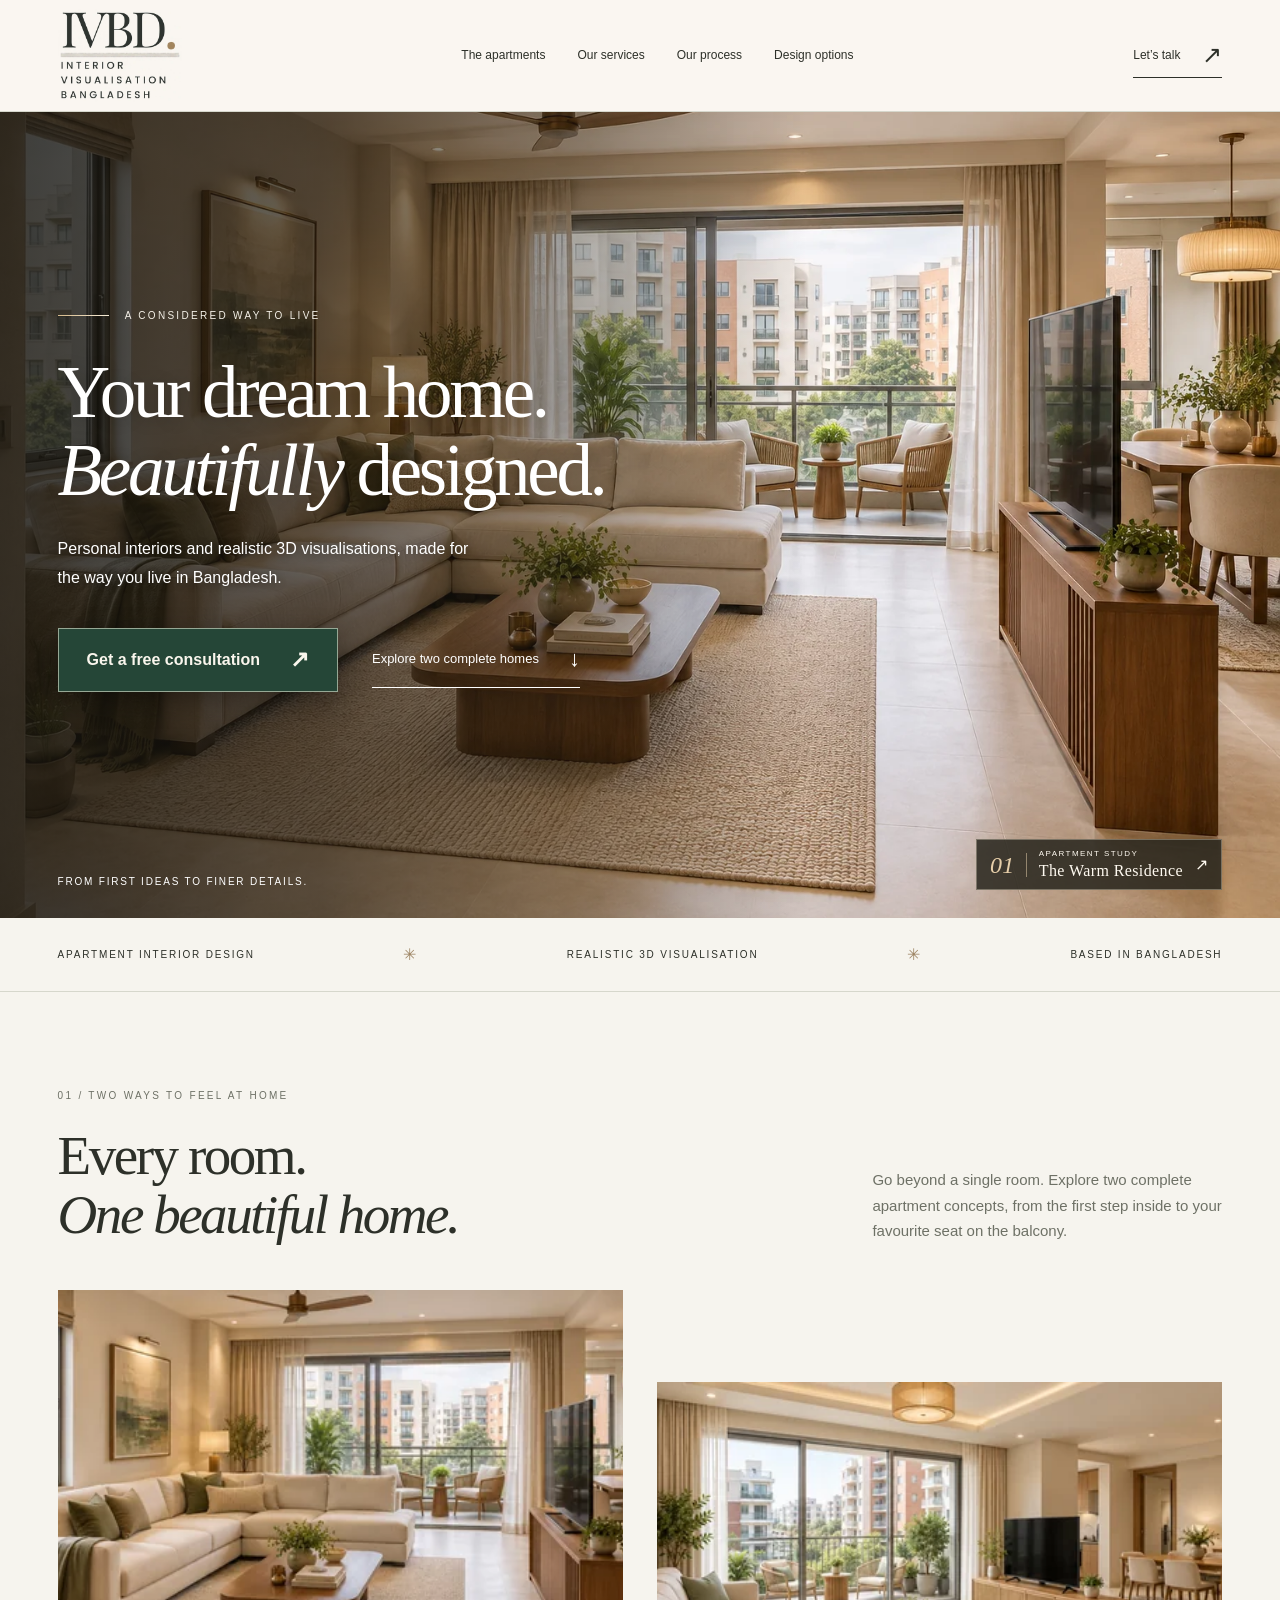
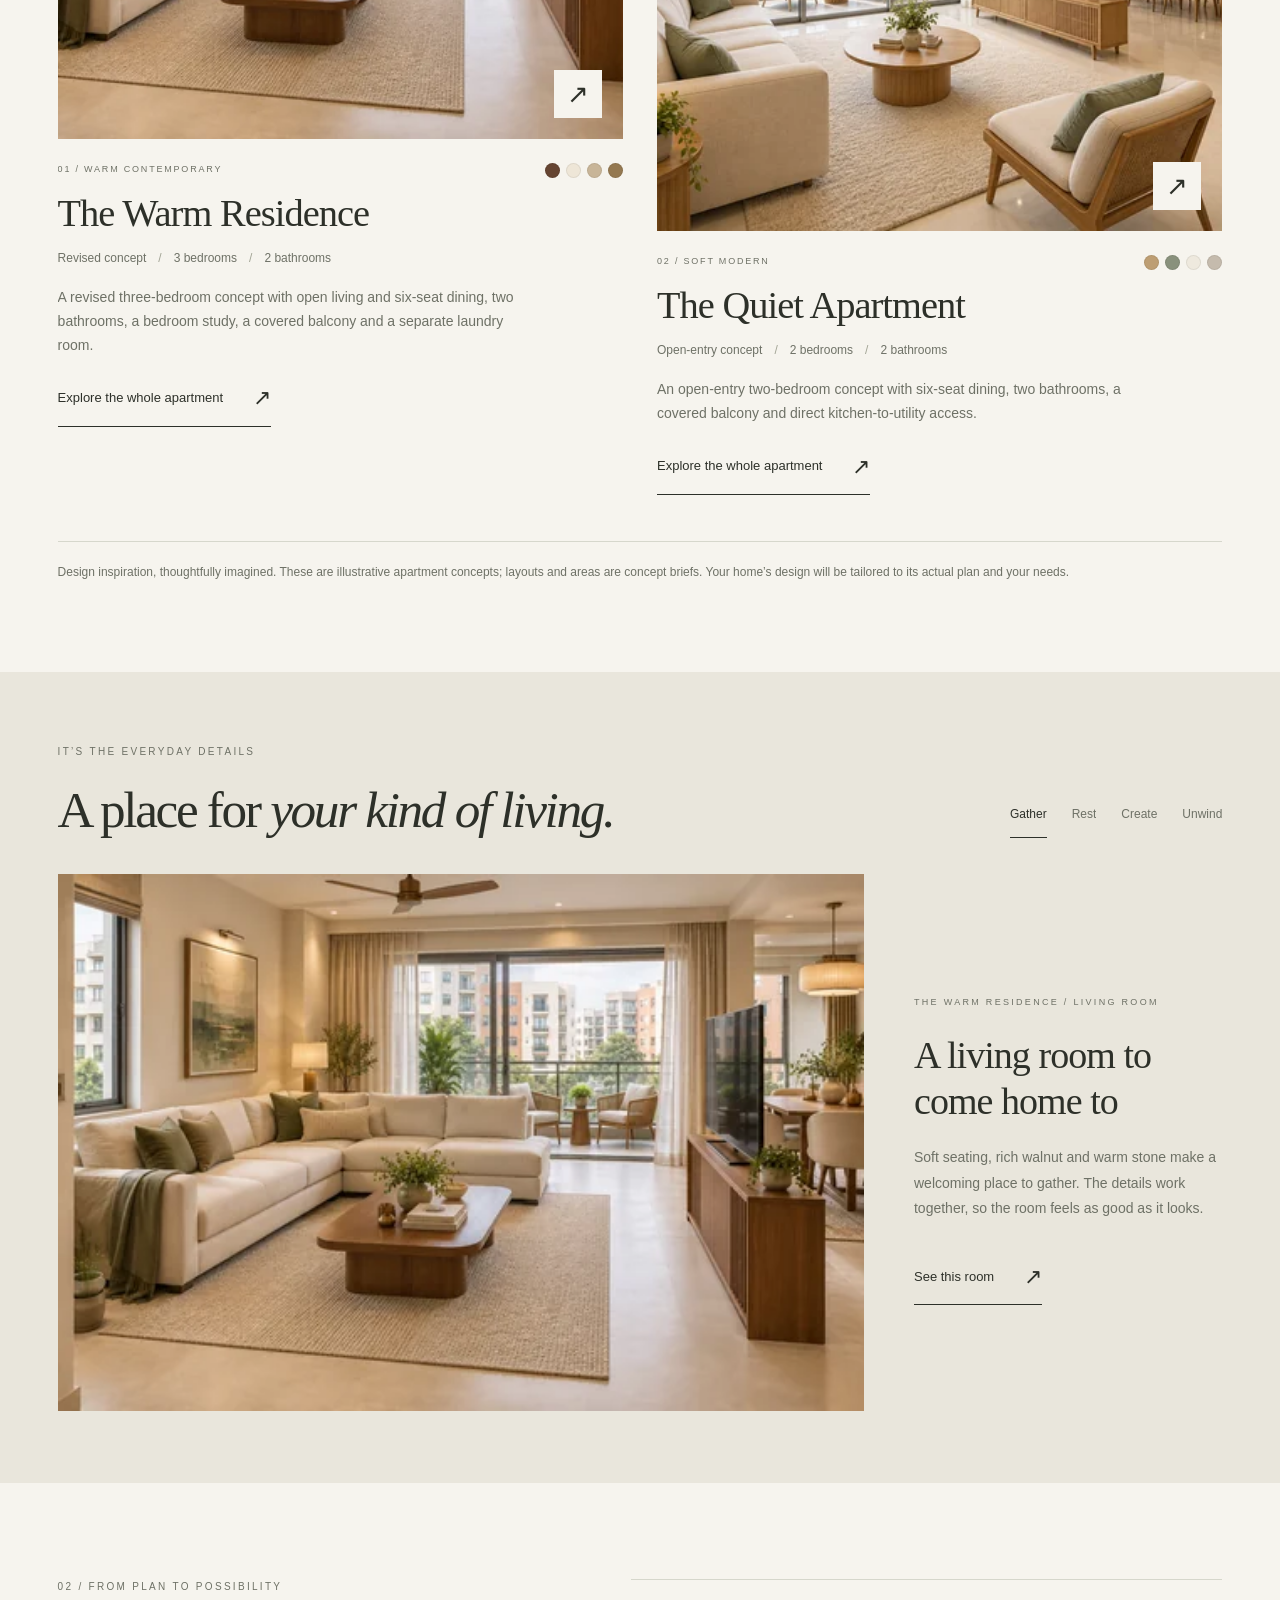
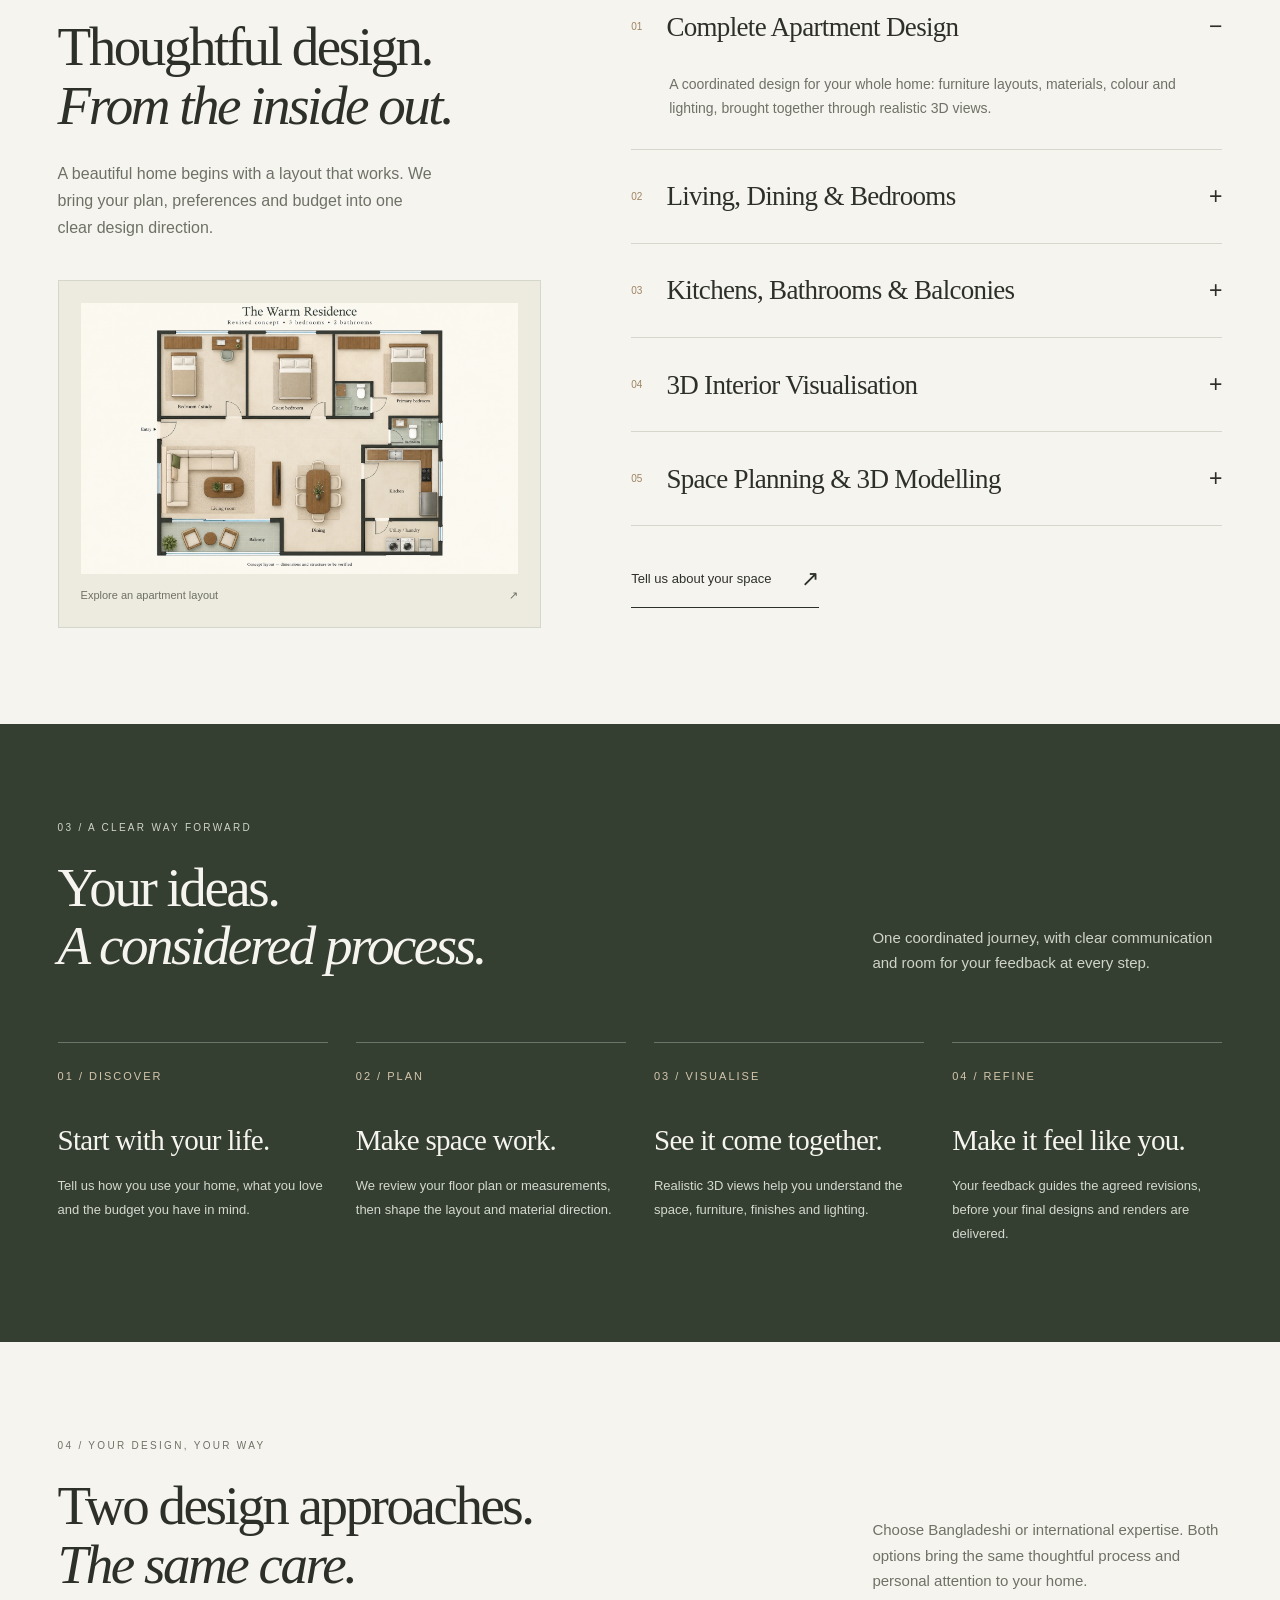
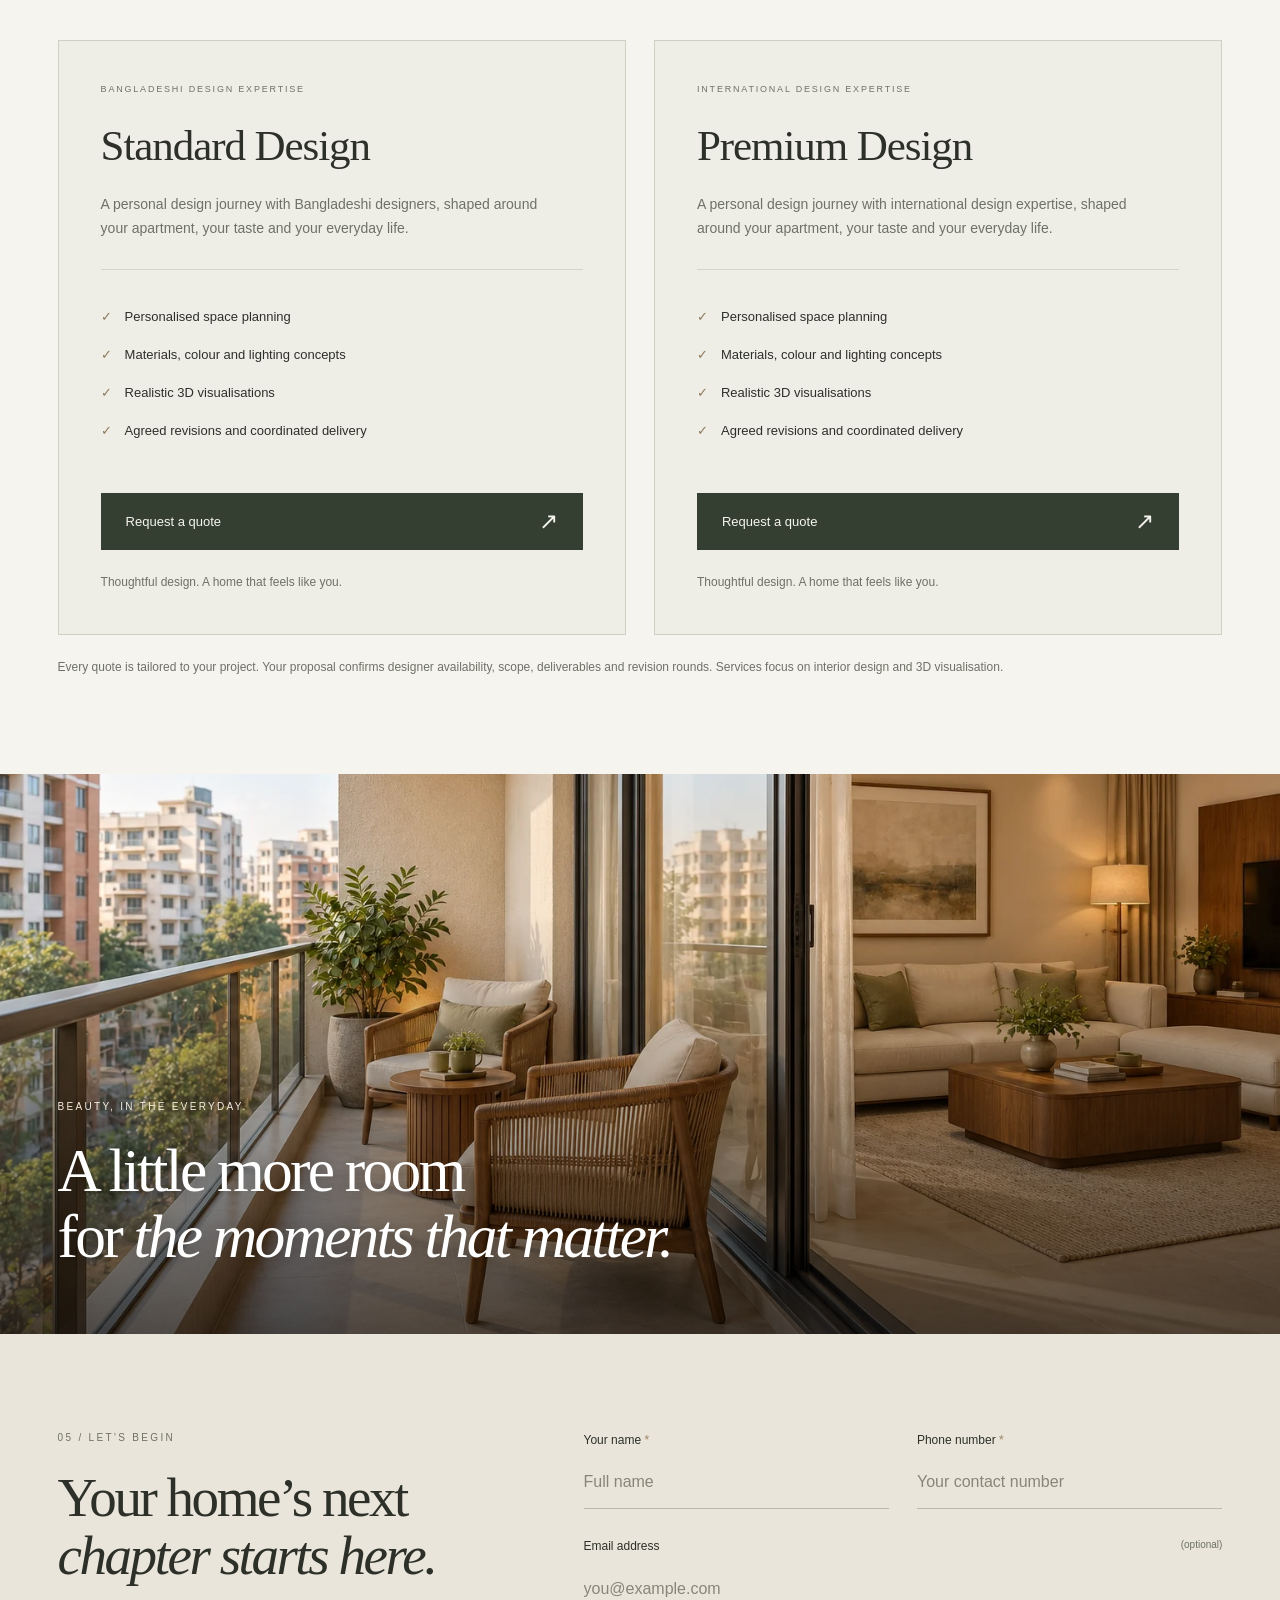
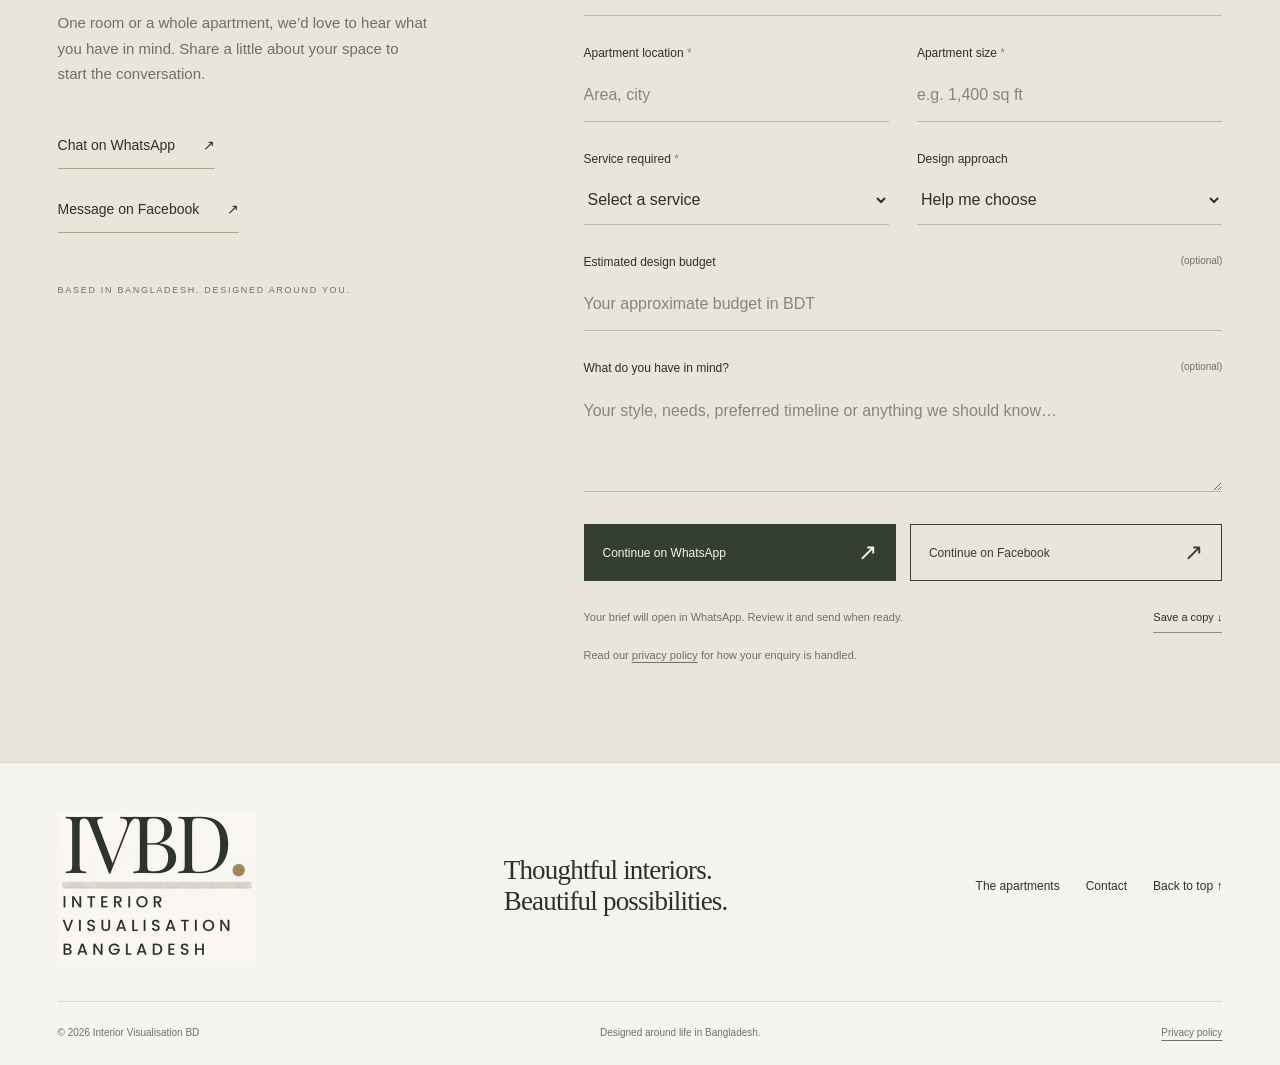
<file: index.html>
<!doctype html>
<html lang="en-BD">
<head>
  <meta charset="utf-8">
  <meta name="viewport" content="width=device-width, initial-scale=1">
  <title>Interior Visualisation BD | Beautiful homes, thoughtfully designed</title>
  <meta name="description" content="Explore two complete apartment design concepts, room tours and floor plans. Personal interior design and realistic 3D visualisation for homes in Bangladesh.">
  <meta name="theme-color" content="#f6f4ee">
  <meta property="og:type" content="website">
  <meta property="og:title" content="Interior Visualisation BD | Beautiful homes, thoughtfully designed">
  <meta property="og:description" content="Explore two complete apartment design concepts, room tours and floor plans. Personal interior design and realistic 3D visualisation for homes in Bangladesh.">
  <meta property="og:image" content="https://ivbd-interior-visualisation.usefulark.chatgpt.site/assets/warm-living-v3-1536.webp">
  <link rel="canonical" href="https://ivbd-interior-visualisation.usefulark.chatgpt.site/">
  <link rel="icon" href="favicon.svg" type="image/svg+xml">
  <link rel="preload" as="image" href="assets/warm-living-v3-960.webp" imagesrcset="assets/warm-living-v3-480.webp 480w, assets/warm-living-v3-960.webp 960w, assets/warm-living-v3-1536.webp 1536w" imagesizes="100vw" fetchpriority="high">
  <!-- One visit, one entrance. The normal HTML is the fallback. -->
  <script>
    try {
      const seenKey = 'ivbd.intro.seen.v4';
      const fresh = !sessionStorage.getItem(seenKey);
      sessionStorage.setItem(seenKey, '1');
      if (fresh && !location.hash && !document.hidden && !matchMedia('(prefers-reduced-motion: reduce)').matches) {
        document.documentElement.classList.add('studio-loading');
        // Independent exit even if the external motion script fails.
        setTimeout(() => {
          document.documentElement.classList.remove('studio-loading');
          document.getElementById('site-loader')?.remove();
        }, 1600);
      } else if (!location.hash && !document.hidden && !matchMedia('(prefers-reduced-motion: reduce)').matches) {
        document.documentElement.classList.add('studio-entry');
        setTimeout(() => document.documentElement.classList.remove('studio-entry'), 1800);
      }
    } catch { /* Storage unavailable: show the settled design. */ }
  </script>
  <link rel="stylesheet" href="styles.css?v=consultation-forest-6">
  <script src="site-content.js?v=bronze-studio-4" defer></script>
  <script src="app.js?v=bronze-studio-4" defer></script>
  <script src="interactions.js?v=bronze-studio-4" defer></script>
</head>
<body>
<div class="site-loader" id="site-loader" aria-hidden="true">
  <div class="loader-signature">
    <div class="loader-mark"><img src="[data-uri]" width="396" height="300" alt="" decoding="async"></div>
    <span class="loader-line"></span>
    <p>Thoughtfully designed around you.</p>
  </div>
</div>
<a class="skip-link" href="#main">Skip to content</a>
<header class="header" id="top">
  <a class="brand" href="#home" aria-label="Interior Visualisation BD home"><img class="brand-logo" src="[data-uri]" width="396" height="300" alt="IVBD — Interior Visualisation Bangladesh" decoding="async"></a>
  <nav class="desktop-nav" aria-label="Main navigation"><a href="#apartments">The apartments</a><a href="#services">Our services</a><a href="#process">Our process</a><a href="#pricing">Design options</a></nav>
  <a class="nav-cta" href="#contact">Let’s talk <span aria-hidden="true">↗</span></a>
  <button class="menu-toggle" type="button" aria-label="Open menu" aria-controls="mobile-nav" aria-expanded="false"><span></span><span></span></button>
</header>
<nav class="mobile-nav" id="mobile-nav" aria-label="Mobile navigation" hidden><a href="#apartments">The apartments</a><a href="#services">Our services</a><a href="#process">Our process</a><a href="#pricing">Design options</a><a href="#contact">Start your home’s story ↗</a></nav>
<main id="main">
  <!-- Opening image. Edit its limited-width dark gradient in styles.css under HERO. -->
  <section class="hero" id="home" aria-labelledby="hero-title">
    <div class="hero-image"><img class="" src="assets/warm-living-v3-960.webp" srcset="assets/warm-living-v3-480.webp 480w, assets/warm-living-v3-960.webp 960w, assets/warm-living-v3-1536.webp 1536w" sizes="100vw" width="1536" height="1024" alt="A warm ivory and walnut living room overlooking urban Bangladesh" fetchpriority="high" decoding="async"></div><div class="hero-shade"></div>
    <div class="hero-content"><p class="eyebrow rule-label">A CONSIDERED WAY TO LIVE</p><h1 id="hero-title"><span>Your dream home.</span><span><em>Beautifully</em> designed.</span></h1><p class="hero-copy">Personal interiors and realistic 3D visualisations, made for the way you live in Bangladesh.</p><div class="hero-actions"><a class="button button-light" href="#contact">Get a free consultation <span aria-hidden="true">↗</span></a><a class="text-link" href="#apartments">Explore two complete homes <span aria-hidden="true">↓</span></a></div></div>
    <div class="hero-bottom"><span>FROM FIRST IDEAS TO FINER DETAILS.</span><a class="hero-caption" href="warm-residence.html"><span class="plate-number" aria-hidden="true">01</span><span class="plate-copy"><small>Apartment study</small>The Warm Residence</span><span class="plate-arrow" aria-hidden="true">↗</span></a></div>
  </section>
  <div class="intro-line"><span>APARTMENT INTERIOR DESIGN</span><b aria-hidden="true">✳</b><span>REALISTIC 3D VISUALISATION</span><b aria-hidden="true">✳</b><span>BASED IN BANGLADESH</span></div>
  <section class="section apartments wrap" id="apartments" aria-labelledby="apartments-title">
    <div class="section-heading"><div><p class="eyebrow">01 / TWO WAYS TO FEEL AT HOME</p><h2 id="apartments-title">Every room.<br><em>One beautiful home.</em></h2></div><p>Go beyond a single room. Explore two complete apartment concepts, from the first step inside to your favourite seat on the balcony.</p></div>
    <div class="homes-grid"><article class="home-card">
  <a class="home-picture" href="warm-residence.html" aria-label="Explore The Warm Residence"><img class="" src="assets/warm-living-v3-960.webp" srcset="assets/warm-living-v3-480.webp 480w, assets/warm-living-v3-960.webp 960w, assets/warm-living-v3-1536.webp 1536w" sizes="(max-width: 600px) calc(100vw - 44px), 44vw" width="1536" height="1024" alt="Concept living room following the approved revised Warm Residence plan" loading="lazy" decoding="async"><span class="picture-arrow" aria-hidden="true">↗</span></a>
  <div class="home-card-top"><p class="eyebrow">01 / WARM CONTEMPORARY</p><div class="swatches" aria-label="Walnut, Ivory, Travertine, Bronze"><span class="swatch" style="background:#654431" title="Walnut"></span><span class="swatch" style="background:#eee6d7" title="Ivory"></span><span class="swatch" style="background:#c8b598" title="Travertine"></span><span class="swatch" style="background:#947850" title="Bronze"></span></div></div>
  <h3><a href="warm-residence.html">The Warm Residence</a></h3><div class="home-meta"><span>Revised concept</span><span>3 bedrooms</span><span>2 bathrooms</span></div>
  <p class="home-description">A revised three-bedroom concept with open living and six-seat dining, two bathrooms, a bedroom study, a covered balcony and a separate laundry room.</p><a href="warm-residence.html" class="text-link">Explore the whole apartment <span aria-hidden="true">↗</span></a>
</article><article class="home-card">
  <a class="home-picture" href="quiet-apartment.html" aria-label="Explore The Quiet Apartment"><img class="" src="assets/quiet-living-v3-960.webp" srcset="assets/quiet-living-v3-480.webp 480w, assets/quiet-living-v3-960.webp 960w, assets/quiet-living-v3-1536.webp 1536w" sizes="(max-width: 600px) calc(100vw - 44px), 44vw" width="1536" height="1024" alt="Concept light oak and sage living room with an ivory sofa in an urban Bangladesh apartment" loading="lazy" decoding="async"><span class="picture-arrow" aria-hidden="true">↗</span></a>
  <div class="home-card-top"><p class="eyebrow">02 / SOFT MODERN</p><div class="swatches" aria-label="Natural oak, Sage, Linen, Warm stone"><span class="swatch" style="background:#bd9e73" title="Natural oak"></span><span class="swatch" style="background:#89917c" title="Sage"></span><span class="swatch" style="background:#eee9de" title="Linen"></span><span class="swatch" style="background:#c5bbad" title="Warm stone"></span></div></div>
  <h3><a href="quiet-apartment.html">The Quiet Apartment</a></h3><div class="home-meta"><span>Open-entry concept</span><span>2 bedrooms</span><span>2 bathrooms</span></div>
  <p class="home-description">An open-entry two-bedroom concept with six-seat dining, two bathrooms, a covered balcony and direct kitchen-to-utility access.</p><a href="quiet-apartment.html" class="text-link">Explore the whole apartment <span aria-hidden="true">↗</span></a>
</article></div>
    <p class="concept-note">Design inspiration, thoughtfully imagined. These are illustrative apartment concepts; layouts and areas are concept briefs. Your home’s design will be tailored to its actual plan and your needs.</p>
  </section>
  <section class="room-feature" aria-labelledby="room-feature-title"><div class="wrap">
    <div class="room-feature-top"><div><p class="eyebrow">IT’S THE EVERYDAY DETAILS</p><h2 id="room-feature-title">A place for <em>your kind of living.</em></h2></div><div class="room-tabs" role="tablist" aria-label="Explore room details"><button class="room-tab" type="button" role="tab" id="tab-living" aria-selected="true" aria-controls="room-panel" data-room="living">Gather</button><button class="room-tab" type="button" role="tab" id="tab-primary" aria-selected="false" aria-controls="room-panel" tabindex="-1" data-room="primary">Rest</button><button class="room-tab" type="button" role="tab" id="tab-kitchen" aria-selected="false" aria-controls="room-panel" tabindex="-1" data-room="kitchen">Create</button><button class="room-tab" type="button" role="tab" id="tab-balcony" aria-selected="false" aria-controls="room-panel" tabindex="-1" data-room="balcony">Unwind</button></div></div>
    <div class="room-feature-grid" id="room-panel" role="tabpanel" aria-labelledby="tab-living"><div class="room-feature-photo" aria-label="Room preview; swipe left or right to change rooms"><img class="feature-image" src="assets/warm-living-v3-960.webp" srcset="assets/warm-living-v3-480.webp 480w, assets/warm-living-v3-960.webp 960w, assets/warm-living-v3-1536.webp 1536w" sizes="(max-width: 600px) calc(100vw - 44px), 62vw" width="1536" height="1024" alt="A warm contemporary living room" loading="lazy" decoding="async"></div><div class="room-feature-copy"><p class="eyebrow" id="feature-label">THE WARM RESIDENCE / LIVING ROOM</p><h3 id="feature-title">A living room to come home to</h3><p id="feature-description">Soft seating, rich walnut and warm stone make a welcoming place to gather. The details work together, so the room feels as good as it looks.</p><a class="text-link" id="feature-link" href="warm-residence.html#room-living">See this room <span aria-hidden="true">↗</span></a></div></div>
  </div></section>
  <section class="section wrap" id="services" aria-labelledby="services-title"><div class="services-layout">
    <div class="services-intro"><p class="eyebrow">02 / FROM PLAN TO POSSIBILITY</p><h2 id="services-title">Thoughtful design.<br><em>From the inside out.</em></h2><p>A beautiful home begins with a layout that works. We bring your plan, preferences and budget into one clear design direction.</p><a href="warm-residence.html#floor-plan" class="plan-teaser" aria-label="Explore the Warm Residence floor plan"><img src="assets/warm-approved-plan.webp" alt="Approved Warm Residence layout with three bedrooms, living and dining, kitchen, bathrooms and balcony" width="1592" height="988" loading="lazy"><span>Explore an apartment layout <span aria-hidden="true">↗</span></span></a></div>
    <div class="service-list"><details open><summary><span class="service-number">01</span><h3>Complete Apartment Design</h3><span class="details-icon" aria-hidden="true"></span></summary><p>A coordinated design for your whole home: furniture layouts, materials, colour and lighting, brought together through realistic 3D views.</p></details><details ><summary><span class="service-number">02</span><h3>Living, Dining & Bedrooms</h3><span class="details-icon" aria-hidden="true"></span></summary><p>Comfortable spaces for family life, hosting and rest, with storage and circulation considered from the start.</p></details><details ><summary><span class="service-number">03</span><h3>Kitchens, Bathrooms & Balconies</h3><span class="details-icon" aria-hidden="true"></span></summary><p>Purposeful layouts and material concepts for the spaces that work hardest — and the corners where you slow down.</p></details><details ><summary><span class="service-number">04</span><h3>3D Interior Visualisation</h3><span class="details-icon" aria-hidden="true"></span></summary><p>See the proposed materials, light and furniture before making decisions. Clear views make it easier to give useful feedback.</p></details><details ><summary><span class="service-number">05</span><h3>Space Planning & 3D Modelling</h3><span class="details-icon" aria-hidden="true"></span></summary><p>We review your floor plan or available measurements and arrange the space around your routines. Measurement visits can be discussed where available.</p></details><a href="#contact" class="text-link">Tell us about your space <span aria-hidden="true">↗</span></a></div>
  </div></section>
  <section class="section approach" id="process" aria-labelledby="process-title"><div class="wrap"><div class="section-heading"><div><p class="eyebrow">03 / A CLEAR WAY FORWARD</p><h2 id="process-title">Your ideas.<br><em>A considered process.</em></h2></div><p>One coordinated journey, with clear communication and room for your feedback at every step.</p></div><div class="process-grid">
    <article><span class="step">01 / DISCOVER</span><h3>Start with your life.</h3><p>Tell us how you use your home, what you love and the budget you have in mind.</p></article>
    <article><span class="step">02 / PLAN</span><h3>Make space work.</h3><p>We review your floor plan or measurements, then shape the layout and material direction.</p></article>
    <article><span class="step">03 / VISUALISE</span><h3>See it come together.</h3><p>Realistic 3D views help you understand the space, furniture, finishes and lighting.</p></article>
    <article><span class="step">04 / REFINE</span><h3>Make it feel like you.</h3><p>Your feedback guides the agreed revisions, before your final designs and renders are delivered.</p></article>
  </div></div></section>
  <section class="section wrap" id="pricing" aria-labelledby="pricing-title"><div class="section-heading"><div><p class="eyebrow">04 / YOUR DESIGN, YOUR WAY</p><h2 id="pricing-title">Two design approaches.<br><em>The same care.</em></h2></div><p>Choose Bangladeshi or international expertise. Both options bring the same thoughtful process and personal attention to your home.</p></div><div class="pricing-grid" id="pricing-grid"></div><noscript><p>Standard Design pairs you with Bangladeshi designers. Premium Design pairs you with international designers. Both include personalised planning, realistic 3D views and agreed revisions.</p></noscript><p class="pricing-footnote">Every quote is tailored to your project. Your proposal confirms designer availability, scope, deliverables and revision rounds. Services focus on interior design and 3D visualisation.</p></section>
  <section class="balcony-band" aria-label="A quiet moment on a city balcony"><img class="" src="assets/warm-balcony-v3-960.webp" srcset="assets/warm-balcony-v3-480.webp 480w, assets/warm-balcony-v3-960.webp 960w, assets/warm-balcony-v3-1536.webp 1536w" sizes="100vw" width="1536" height="1024" alt="A covered Dhaka apartment balcony with woven chairs and a small tea table" loading="lazy" decoding="async"><div><p class="eyebrow">BEAUTY, IN THE EVERYDAY.</p><h2>A little more room<br>for <em>the moments that matter.</em></h2></div></section>
  <section class="section contact" id="contact" aria-labelledby="contact-title"><div class="wrap contact-layout"><div class="contact-intro"><p class="eyebrow">05 / LET’S BEGIN</p><h2 id="contact-title">Your home’s next<br><em>chapter starts here.</em></h2><p>One room or a whole apartment, we’d love to hear what you have in mind. Share a little about your space to start the conversation.</p><div class="contact-channels" id="contact-channels"></div><span class="contact-location">BASED IN BANGLADESH. DESIGNED AROUND YOU.</span></div><form inert id="consultation-form" class="consultation-form">
              <div class="form-row">
              <label>Your name <span aria-hidden="true">*</span><input autocomplete="name" name="name" placeholder="Full name" required maxlength="100"></label>
              <label>Phone number <span aria-hidden="true">*</span><input autocomplete="tel" type="tel" name="phone" placeholder="Your contact number" required maxlength="30" pattern="[+0-9 \(\)\-]{6,30}"></label>
            </div>
            <label>Email address <span class="optional">(optional)</span><input type="email" autocomplete="email" name="email" placeholder="you@example.com" maxlength="254"></label>
              <div class="form-row">
              <label>Apartment location <span aria-hidden="true">*</span><input name="location" placeholder="Area, city" required maxlength="200"></label>
              <label>Apartment size <span aria-hidden="true">*</span><input name="size" placeholder="e.g. 1,400 sq ft" required maxlength="60"></label>
            </div>
              <div class="form-row">
              <label>Service required <span aria-hidden="true">*</span><select name="service" required><option value="">Select a service</option><option>Complete Apartment Design</option><option>Living & Dining Spaces</option><option>Bedroom Interior Design</option><option>Kitchen Interior Design</option><option>Bathroom &amp; Balcony Design</option><option>3D Interior Visualisation</option><option>Space Planning & Furniture Layout</option><option>Measurement & 3D Modelling</option></select></label>
              <label>Design approach<select name="package"><option>Help me choose</option><option>Standard Design</option><option>Premium Design</option></select></label>
            </div>
            <label>Estimated design budget <span class="optional">(optional)</span><input name="budget" placeholder="Your approximate budget in BDT" maxlength="80"></label>
            <label>What do you have in mind? <span class="optional">(optional)</span><textarea name="requirements" rows="3" placeholder="Your style, needs, preferred timeline or anything we should know…" maxlength="3000"></textarea></label>
              <div class="bot-trap" aria-hidden="true">
              <label>Website<input name="website" tabindex="-1" autocomplete="off"></label>
            </div>
            <div class="form-channel-actions"><button type="submit" name="channel" value="primary" class="button button-dark form-submit"><span id="submit-label">Send via WhatsApp</span><span aria-hidden="true">↗</span></button><button type="submit" name="channel" value="facebook" class="button button-outline form-submit"><span>Continue on Facebook</span><span aria-hidden="true">↗</span></button></div>
              <div class="form-fineprint">
              <p class="form-privacy" id="form-privacy">Contact details are being updated. The WhatsApp number shown is a placeholder.</p>
            <button type="submit" name="channel" value="download" class="save-brief">Save a copy ↓</button>
            </div>
            <p class="form-policy">Read our <a href="privacy.html">privacy policy</a> for how your enquiry is handled.</p>
            <p id="form-status" class="form-status" role="status" aria-live="polite"></p>
          </form></div></section>
</main>
<footer class="footer"><div class="wrap">
  <div class="footer-top"><a class="brand footer-brand" href="#home" aria-label="IVBD home"><img class="brand-logo" src="[data-uri]" width="396" height="300" alt="IVBD — Interior Visualisation Bangladesh" decoding="async"></a><p class="footer-tagline">Thoughtful interiors.<br>Beautiful possibilities.</p><nav class="footer-links" aria-label="Footer navigation"><a href="#apartments">The apartments</a><a href="#contact">Contact</a><a href="#top">Back to top ↑</a></nav></div>
  <div class="footer-bottom"><p>© <span id="year">2026</span> Interior Visualisation BD</p><p>Designed around life in Bangladesh.</p><a href="privacy.html">Privacy policy</a></div>
</div></footer>
<a class="mobile-consult" href="#contact">Get a free consultation <span aria-hidden="true">↗</span></a>
</body>
</html>
</file>
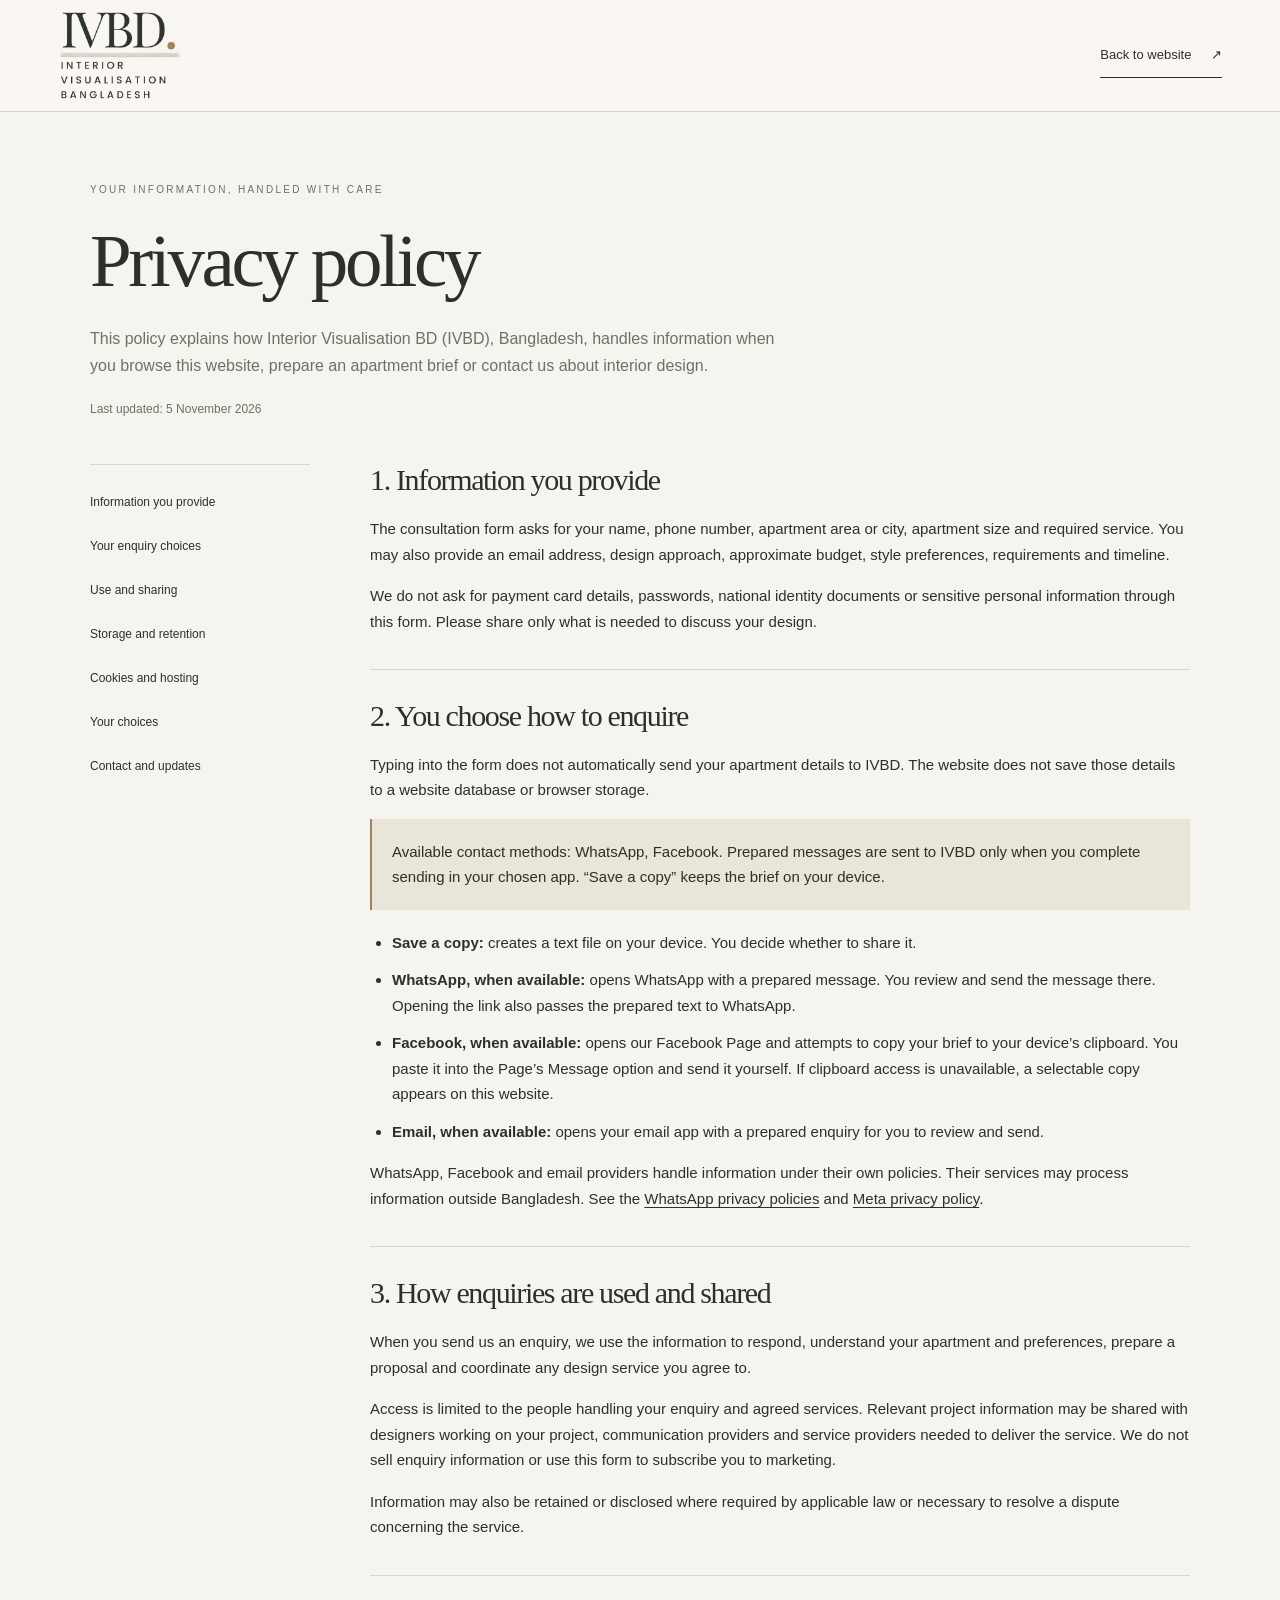
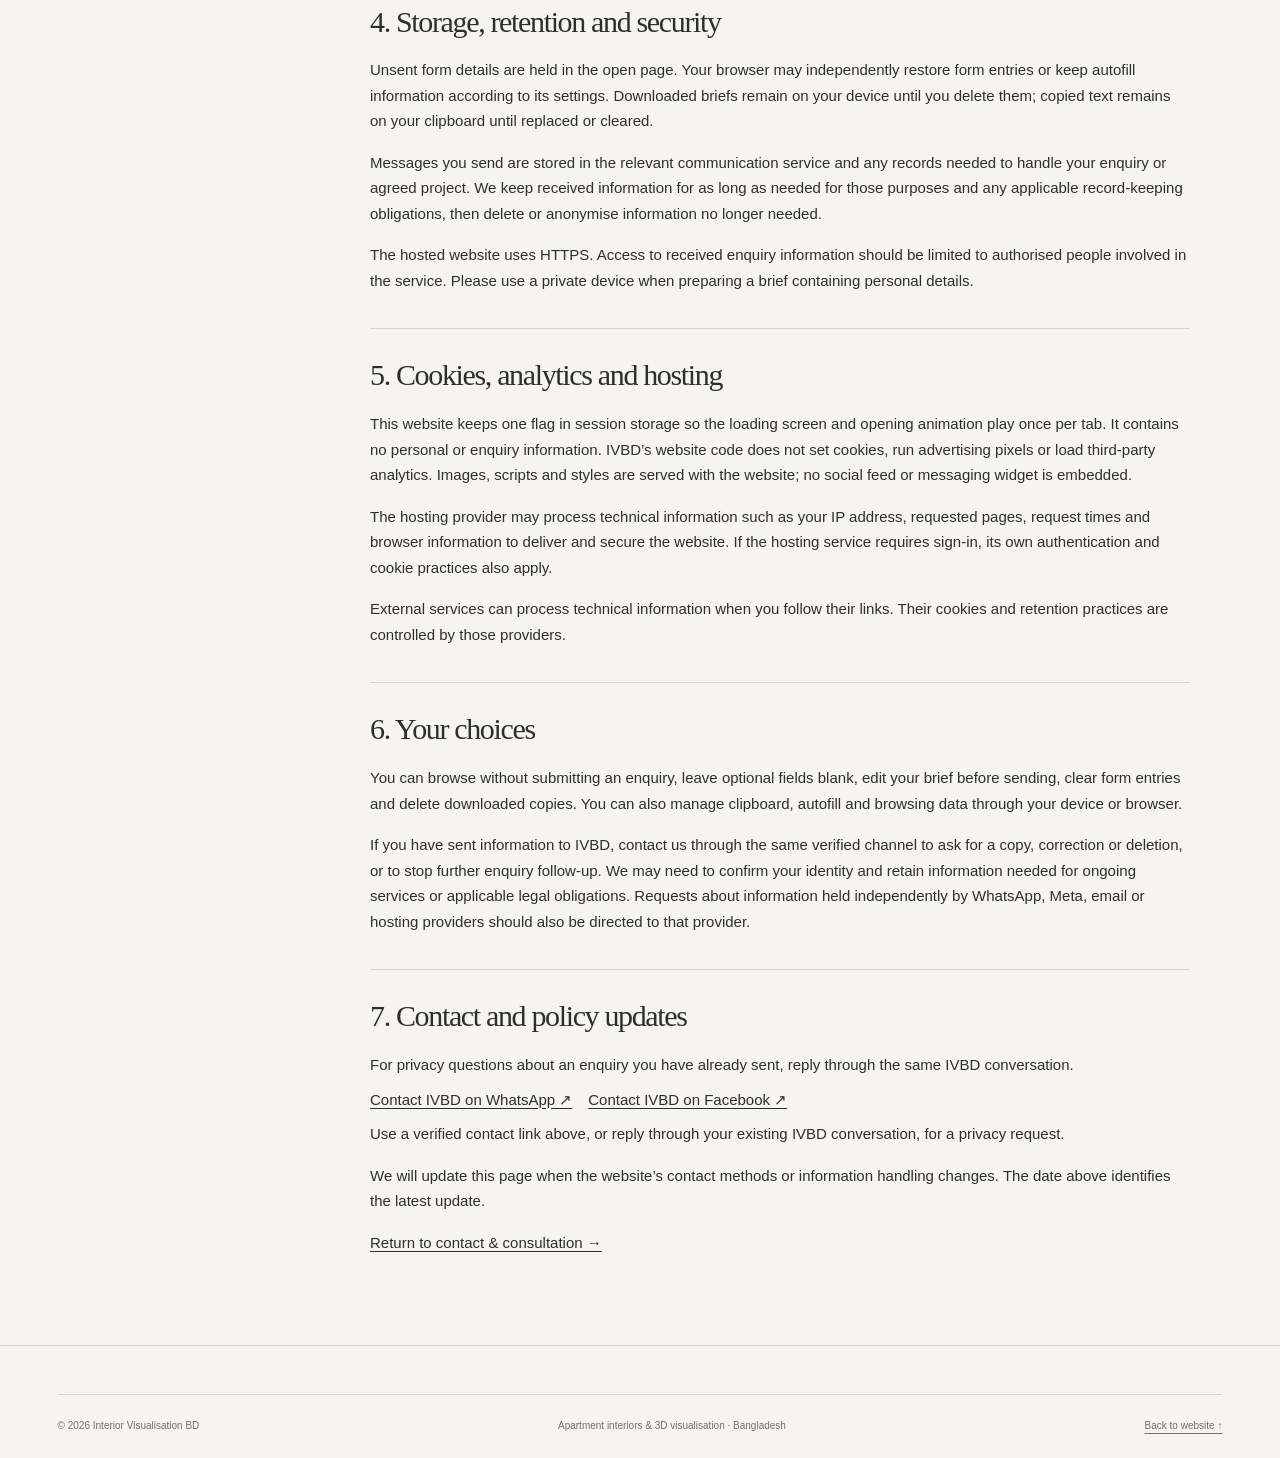
<file: privacy.html>
<!doctype html>
<html lang="en-BD">
<head>
  <meta charset="utf-8">
  <meta name="viewport" content="width=device-width, initial-scale=1">
  <title>Privacy Policy | Interior Visualisation BD</title>
  <meta name="description" content="How Interior Visualisation BD handles website visits, apartment briefs and consultation enquiries.">
  <meta name="theme-color" content="#f6f3ed">
  <link rel="canonical" href="https://ivbd-interior-visualisation.usefulark.chatgpt.site/privacy.html">
  <link rel="icon" href="favicon.svg" type="image/svg+xml">
  <link rel="stylesheet" href="styles.css?v=consultation-forest-6">
  <script src="site-content.js?v=bronze-studio-4" defer></script>
  <script src="privacy.js?v=bronze-studio-4" defer></script>
  <script src="interactions.js?v=bronze-studio-4" defer></script>
</head>
<body>
  <a class="skip-link" href="#main">Skip to content</a>
  <header class="header policy-header">
    <a class="brand" href="index.html#home" aria-label="Interior Visualisation BD home"><img class="brand-logo" src="[data-uri]" width="396" height="300" alt="IVBD — Interior Visualisation Bangladesh" decoding="async"></a>
    <a class="policy-back" href="index.html">Back to website <span aria-hidden="true">↗</span></a>
  </header>
  <main class="container policy-main" id="main">
    <p class="eyebrow">YOUR INFORMATION, HANDLED WITH CARE</p>
    <h1>Privacy policy</h1>
    <p class="policy-intro">This policy explains how Interior Visualisation BD (IVBD), Bangladesh, handles information when you browse this website, prepare an apartment brief or contact us about interior design.</p>
    <p class="policy-date">Last updated: <time datetime="2026-11-05">5 November 2026</time></p>
    <div class="policy-layout">
      <nav class="policy-nav" aria-label="Privacy policy contents">
        <a href="#information">Information you provide</a>
        <a href="#enquiries">Your enquiry choices</a>
        <a href="#use">Use and sharing</a>
        <a href="#storage">Storage and retention</a>
        <a href="#cookies">Cookies and hosting</a>
        <a href="#choices">Your choices</a>
        <a href="#contact">Contact and updates</a>
      </nav>
      <div class="policy-body">
        <section id="information" aria-labelledby="information-title">
          <h2 id="information-title">1. Information you provide</h2>
          <p>The consultation form asks for your name, phone number, apartment area or city, apartment size and required service. You may also provide an email address, design approach, approximate budget, style preferences, requirements and timeline.</p>
          <p>We do not ask for payment card details, passwords, national identity documents or sensitive personal information through this form. Please share only what is needed to discuss your design.</p>
        </section>
        <section id="enquiries" aria-labelledby="enquiries-title">
          <h2 id="enquiries-title">2. You choose how to enquire</h2>
          <p>Typing into the form does not automatically send your apartment details to IVBD. The website does not save those details to a website database or browser storage.</p>
          <p class="policy-status" id="policy-current-flow">Contact channels are currently being updated. The displayed WhatsApp number, XXXXXXX, is a placeholder. Enquiry sending is not active; “Save a copy” creates a text file on your device without sending the brief to IVBD.</p>
          <ul>
            <li><strong>Save a copy:</strong> creates a text file on your device. You decide whether to share it.</li>
            <li><strong>WhatsApp, when available:</strong> opens WhatsApp with a prepared message. You review and send the message there. Opening the link also passes the prepared text to WhatsApp.</li>
            <li><strong>Facebook, when available:</strong> opens our Facebook Page and attempts to copy your brief to your device’s clipboard. You paste it into the Page’s Message option and send it yourself. If clipboard access is unavailable, a selectable copy appears on this website.</li>
            <li><strong>Email, when available:</strong> opens your email app with a prepared enquiry for you to review and send.</li>
          </ul>
          <p id="policy-endpoint" hidden></p>
          <p>WhatsApp, Facebook and email providers handle information under their own policies. Their services may process information outside Bangladesh. See the <a href="https://www.whatsapp.com/legal/privacy-policies" target="_blank" rel="noopener noreferrer">WhatsApp privacy policies</a> and <a href="https://www.facebook.com/privacy/policy/" target="_blank" rel="noopener noreferrer">Meta privacy policy</a>.</p>
        </section>
        <section id="use" aria-labelledby="use-title">
          <h2 id="use-title">3. How enquiries are used and shared</h2>
          <p>When you send us an enquiry, we use the information to respond, understand your apartment and preferences, prepare a proposal and coordinate any design service you agree to.</p>
          <p>Access is limited to the people handling your enquiry and agreed services. Relevant project information may be shared with designers working on your project, communication providers and service providers needed to deliver the service. We do not sell enquiry information or use this form to subscribe you to marketing.</p>
          <p>Information may also be retained or disclosed where required by applicable law or necessary to resolve a dispute concerning the service.</p>
        </section>
        <section id="storage" aria-labelledby="storage-title">
          <h2 id="storage-title">4. Storage, retention and security</h2>
          <p>Unsent form details are held in the open page. Your browser may independently restore form entries or keep autofill information according to its settings. Downloaded briefs remain on your device until you delete them; copied text remains on your clipboard until replaced or cleared.</p>
          <p>Messages you send are stored in the relevant communication service and any records needed to handle your enquiry or agreed project. We keep received information for as long as needed for those purposes and any applicable record-keeping obligations, then delete or anonymise information no longer needed.</p>
          <p>The hosted website uses HTTPS. Access to received enquiry information should be limited to authorised people involved in the service. Please use a private device when preparing a brief containing personal details.</p>
        </section>
        <section id="cookies" aria-labelledby="cookies-title">
          <h2 id="cookies-title">5. Cookies, analytics and hosting</h2>
          <p>This website keeps one flag in session storage so the loading screen and opening animation play once per tab. It contains no personal or enquiry information. IVBD’s website code does not set cookies, run advertising pixels or load third-party analytics. Images, scripts and styles are served with the website; no social feed or messaging widget is embedded.</p>
          <p>The hosting provider may process technical information such as your IP address, requested pages, request times and browser information to deliver and secure the website. If the hosting service requires sign-in, its own authentication and cookie practices also apply.</p>
          <p>External services can process technical information when you follow their links. Their cookies and retention practices are controlled by those providers.</p>
        </section>
        <section id="choices" aria-labelledby="choices-title">
          <h2 id="choices-title">6. Your choices</h2>
          <p>You can browse without submitting an enquiry, leave optional fields blank, edit your brief before sending, clear form entries and delete downloaded copies. You can also manage clipboard, autofill and browsing data through your device or browser.</p>
          <p>If you have sent information to IVBD, contact us through the same verified channel to ask for a copy, correction or deletion, or to stop further enquiry follow-up. We may need to confirm your identity and retain information needed for ongoing services or applicable legal obligations. Requests about information held independently by WhatsApp, Meta, email or hosting providers should also be directed to that provider.</p>
        </section>
        <section id="contact" aria-labelledby="contact-title">
          <h2 id="contact-title">7. Contact and policy updates</h2>
          <p>For privacy questions about an enquiry you have already sent, reply through the same IVBD conversation.</p>
          <div class="policy-contact-links" id="policy-contact-links"></div>
          <p id="policy-contact-note">Verified contact details are being added. XXXXXXX is not a working WhatsApp number. No enquiry details are sent to IVBD through the form while contact channels are unavailable.</p>
          <p>We will update this page when the website’s contact methods or information handling changes. The date above identifies the latest update.</p>
          <p><a href="index.html#contact">Return to contact & consultation →</a></p>
        </section>
      </div>
    </div>
  </main>
  <footer class="footer"><div class="container footer-bottom"><p>© 2026 Interior Visualisation BD</p><p>Apartment interiors & 3D visualisation · Bangladesh</p><a href="index.html">Back to website ↑</a></div></footer>
</body>
</html>
</file>
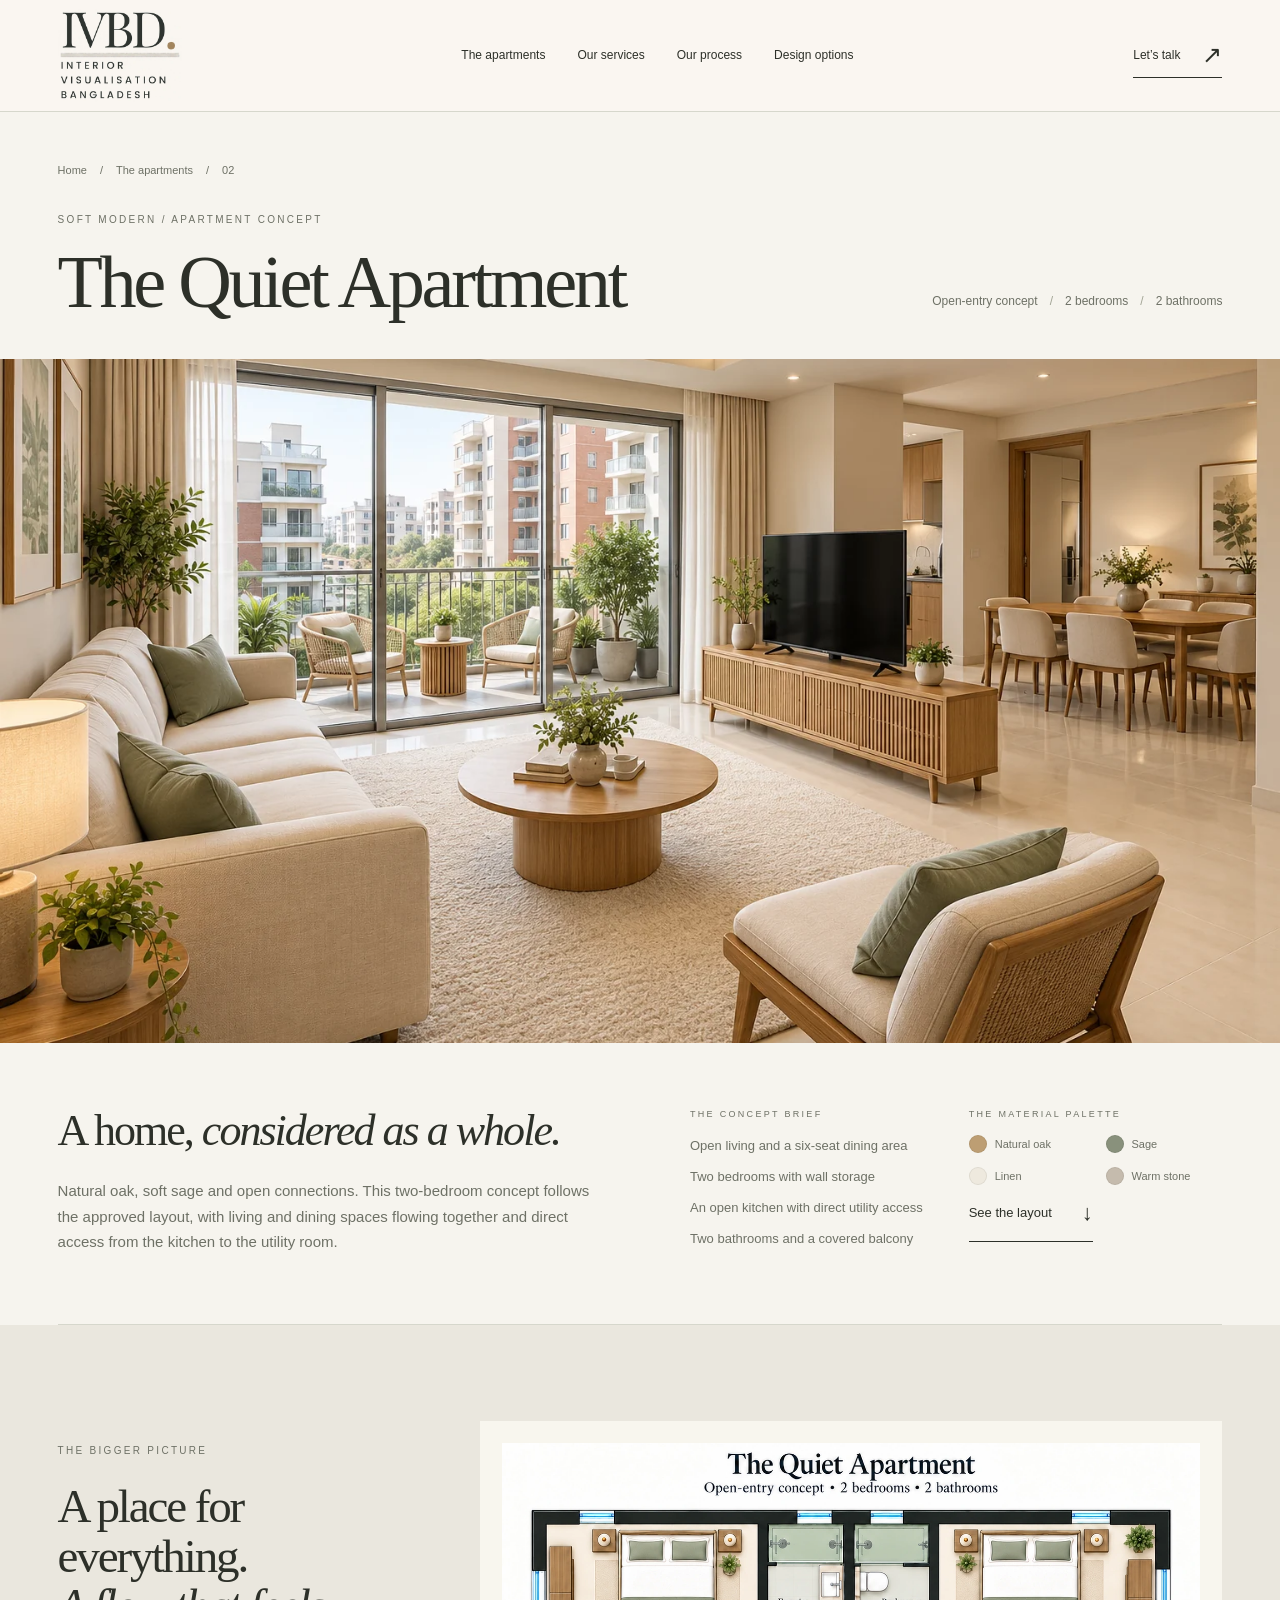
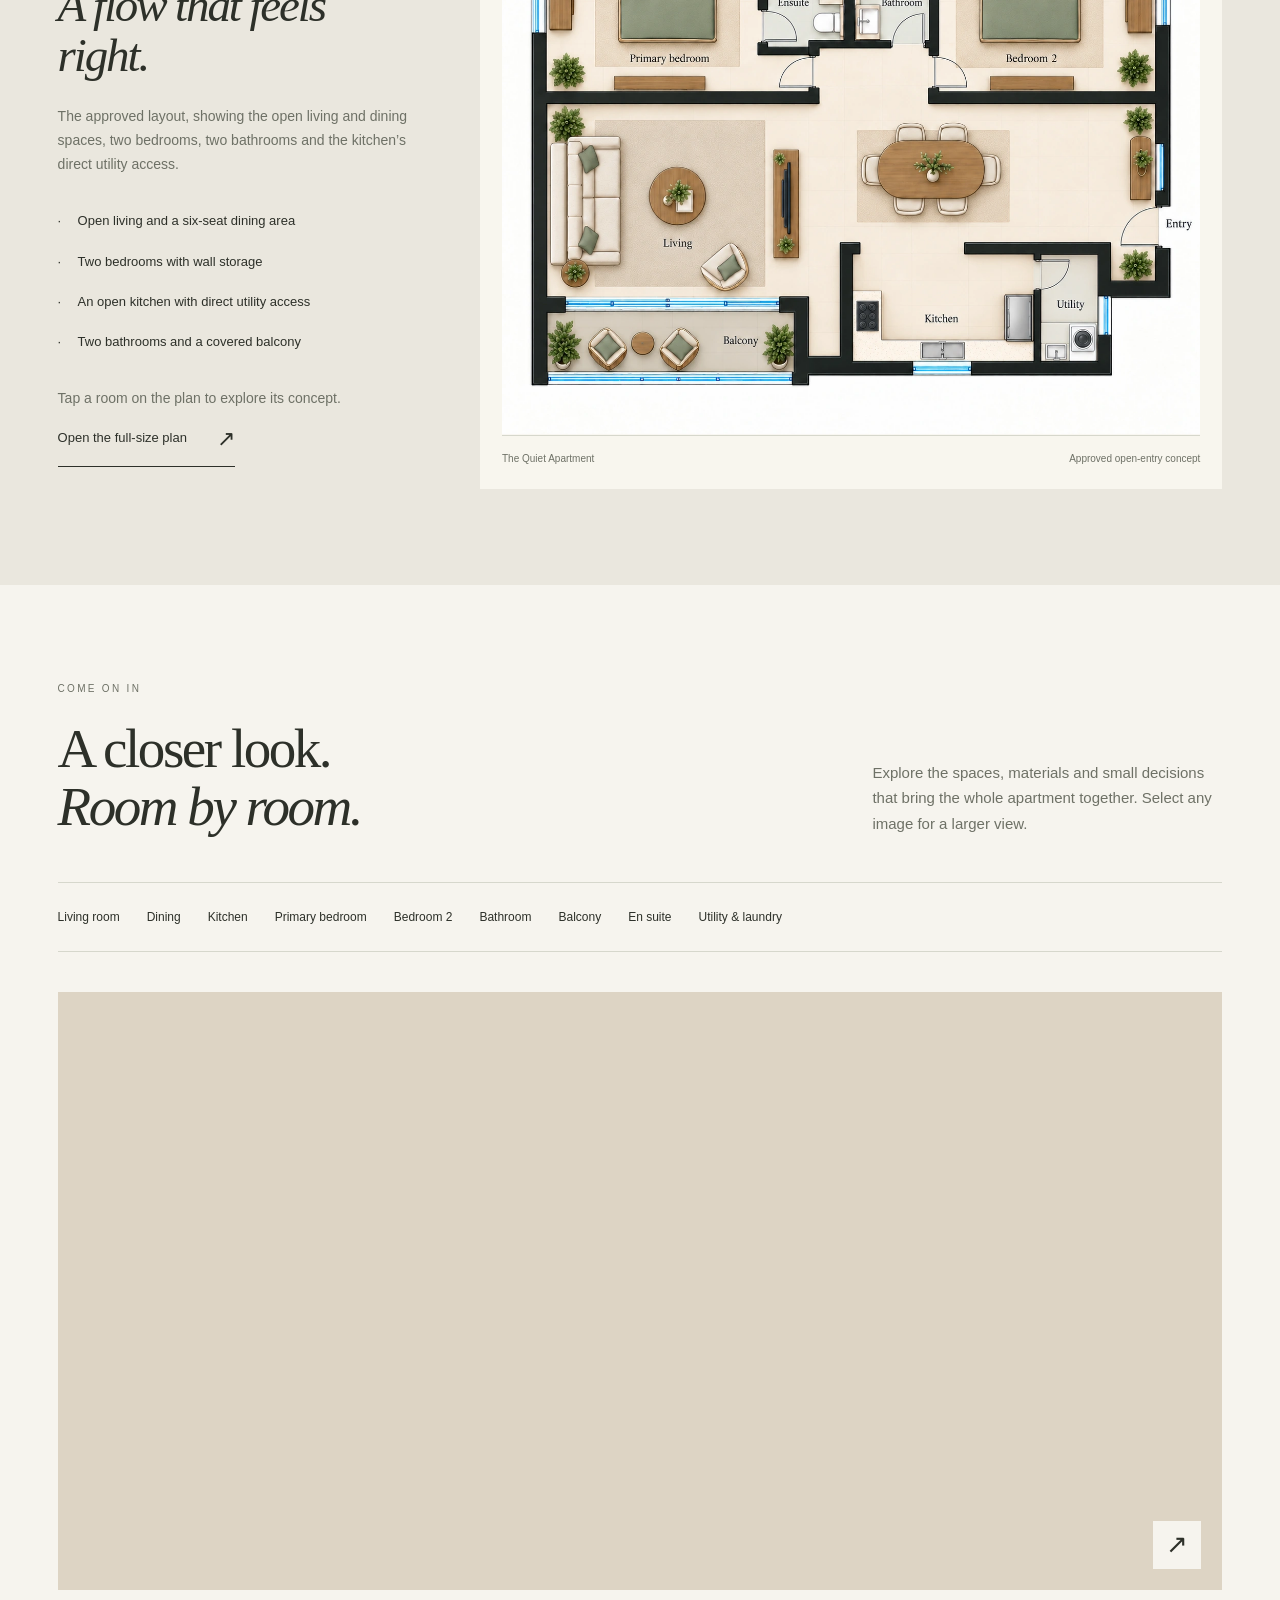
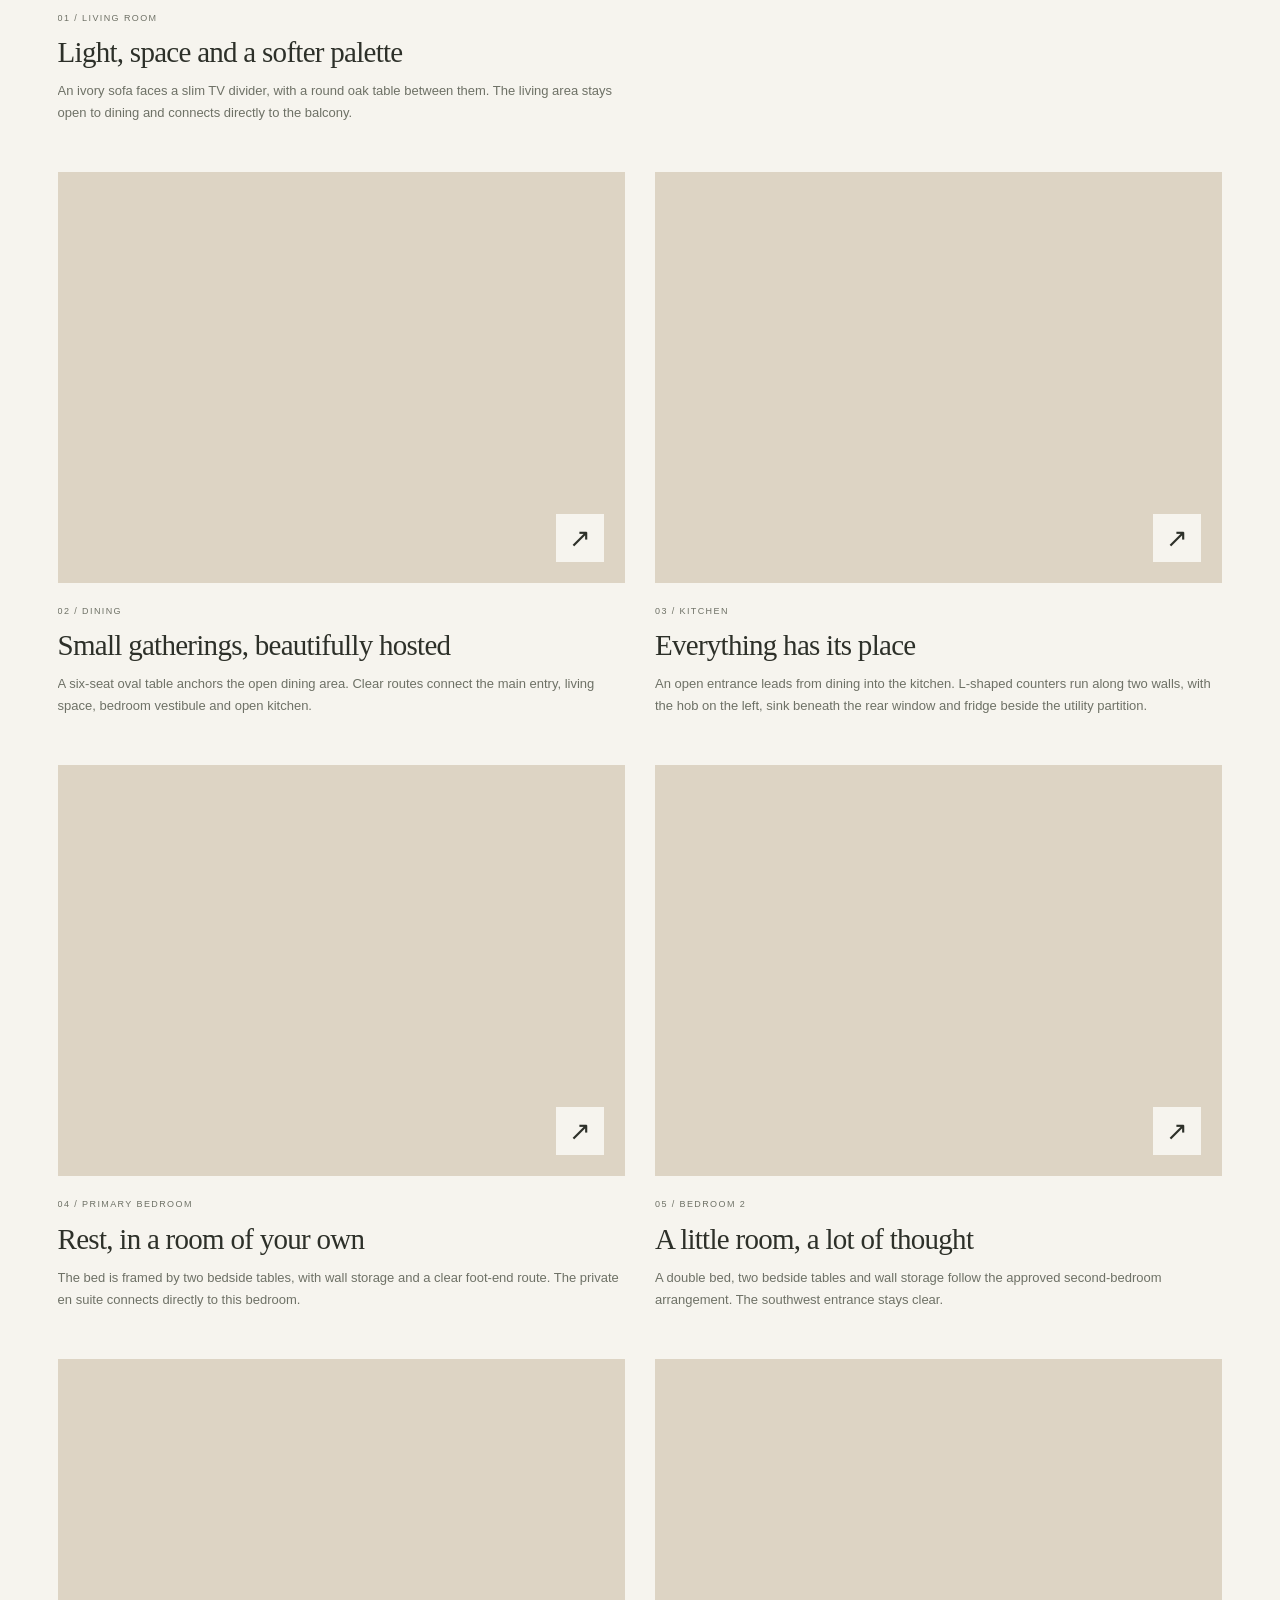
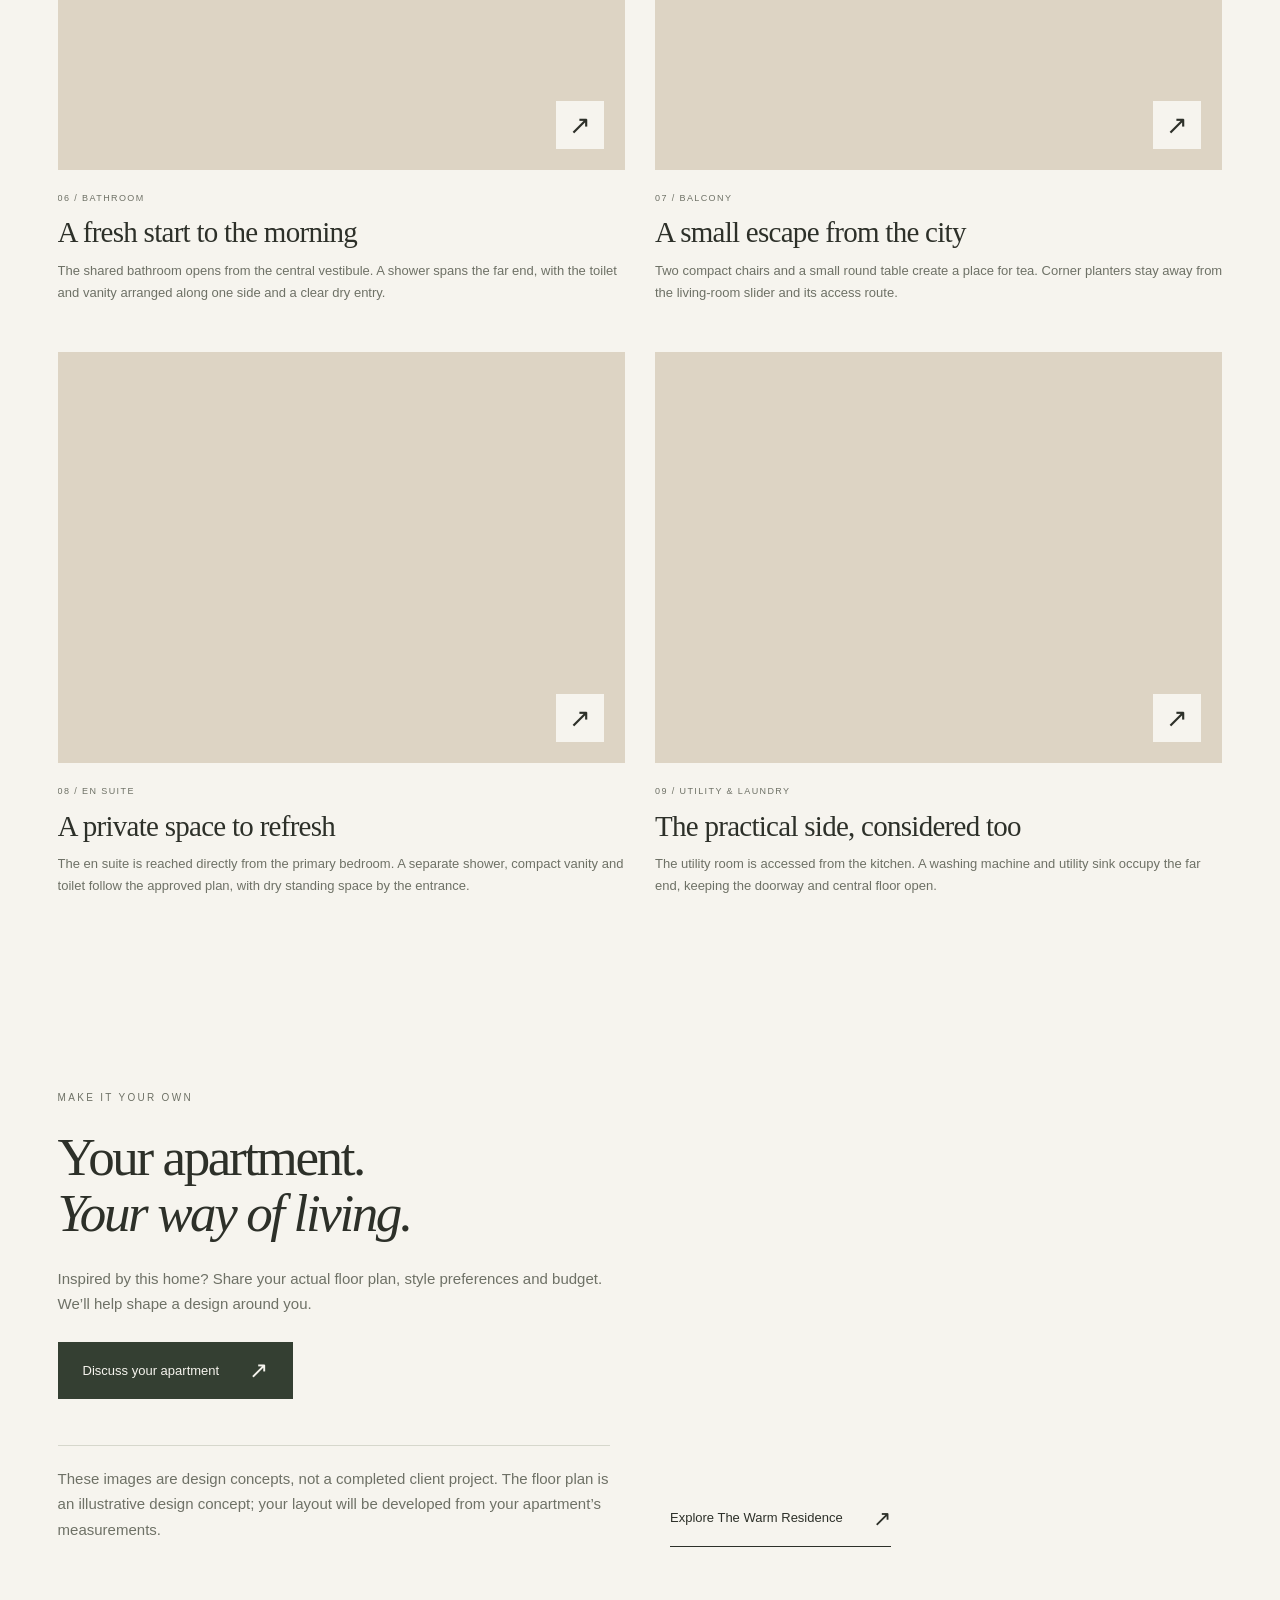
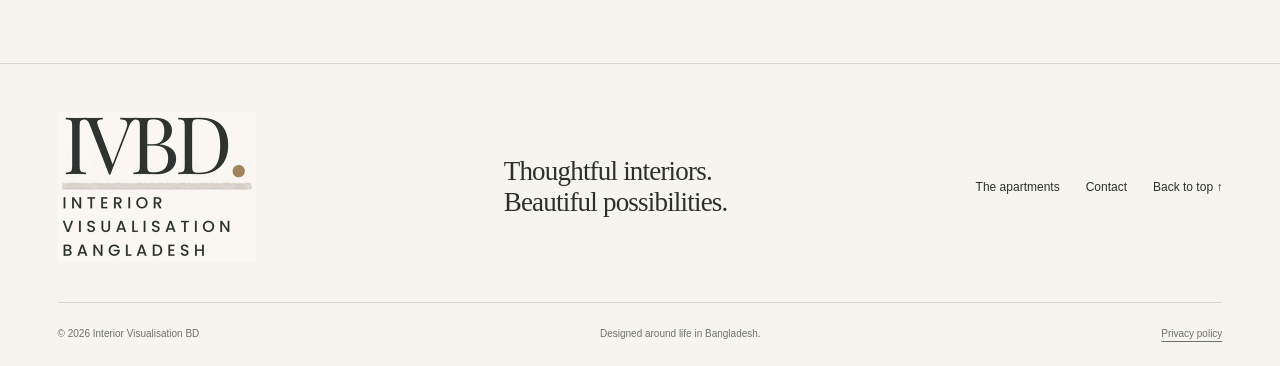
<file: quiet-apartment.html>
<!doctype html>
<html lang="en-BD">
<head>
  <meta charset="utf-8">
  <meta name="viewport" content="width=device-width, initial-scale=1">
  <title>The Quiet Apartment | IVBD Apartment Concept</title>
  <meta name="description" content="An open-entry two-bedroom concept with six-seat dining, two bathrooms, a covered balcony and direct kitchen-to-utility access.">
  <meta name="theme-color" content="#f6f4ee">
  <meta property="og:type" content="website">
  <meta property="og:title" content="The Quiet Apartment | IVBD Apartment Concept">
  <meta property="og:description" content="An open-entry two-bedroom concept with six-seat dining, two bathrooms, a covered balcony and direct kitchen-to-utility access.">
  <meta property="og:image" content="https://ivbd-interior-visualisation.usefulark.chatgpt.site/assets/quiet-living-v3-1536.webp">
  <link rel="canonical" href="https://ivbd-interior-visualisation.usefulark.chatgpt.site/quiet-apartment.html">
  <link rel="icon" href="favicon.svg" type="image/svg+xml">
  <link rel="preload" as="image" href="assets/quiet-living-v3-960.webp" imagesrcset="assets/quiet-living-v3-480.webp 480w, assets/quiet-living-v3-960.webp 960w, assets/quiet-living-v3-1536.webp 1536w" imagesizes="100vw" fetchpriority="high">
  <link rel="stylesheet" href="styles.css?v=consultation-forest-6">
  <script src="site-content.js?v=bronze-studio-4" defer></script>
  <script src="app.js?v=bronze-studio-4" defer></script>
  <script src="interactions.js?v=bronze-studio-4" defer></script>
</head>
<body data-apartment="quiet">
<a class="skip-link" href="#main">Skip to content</a>
<header class="header" id="top">
  <a class="brand" href="index.html#home" aria-label="Interior Visualisation BD home"><img class="brand-logo" src="[data-uri]" width="396" height="300" alt="IVBD — Interior Visualisation Bangladesh" decoding="async"></a>
  <nav class="desktop-nav" aria-label="Main navigation"><a href="index.html#apartments">The apartments</a><a href="index.html#services">Our services</a><a href="index.html#process">Our process</a><a href="index.html#pricing">Design options</a></nav>
  <a class="nav-cta" href="index.html#contact">Let’s talk <span aria-hidden="true">↗</span></a>
  <button class="menu-toggle" type="button" aria-label="Open menu" aria-controls="mobile-nav" aria-expanded="false"><span></span><span></span></button>
</header>
<nav class="mobile-nav" id="mobile-nav" aria-label="Mobile navigation" hidden><a href="index.html#apartments">The apartments</a><a href="index.html#services">Our services</a><a href="index.html#process">Our process</a><a href="index.html#pricing">Design options</a><a href="index.html#contact">Start your home’s story ↗</a></nav>
<main id="main">
  <section class="wrap project-masthead"><nav class="breadcrumb" aria-label="Breadcrumb"><a href="index.html">Home</a><span aria-hidden="true">/</span><a href="index.html#apartments">The apartments</a><span aria-hidden="true">/</span><span>02</span></nav><div class="project-title-row"><div><p class="eyebrow">SOFT MODERN / APARTMENT CONCEPT</p><h1>The Quiet Apartment</h1></div><div class="home-meta"><span>Open-entry concept</span><span>2 bedrooms</span><span>2 bathrooms</span></div></div></section>
  <div class="project-cover"><img class="" src="assets/quiet-living-v3-960.webp" srcset="assets/quiet-living-v3-480.webp 480w, assets/quiet-living-v3-960.webp 960w, assets/quiet-living-v3-1536.webp 1536w" sizes="100vw" width="1536" height="1024" alt="Concept light oak and sage living room with an ivory sofa in an urban Bangladesh apartment" fetchpriority="high" decoding="async"></div>
  <section class="wrap project-intro"><div><h2>A home, <em>considered as a whole.</em></h2><p>Natural oak, soft sage and open connections. This two-bedroom concept follows the approved layout, with living and dining spaces flowing together and direct access from the kitchen to the utility room.</p></div><div class="project-spec"><div><p class="eyebrow">THE CONCEPT BRIEF</p><ul><li>Open living and a six-seat dining area</li><li>Two bedrooms with wall storage</li><li>An open kitchen with direct utility access</li><li>Two bathrooms and a covered balcony</li></ul></div><div><p class="eyebrow">THE MATERIAL PALETTE</p><div class="palette"><span><i style="background:#bd9e73"></i>Natural oak</span><span><i style="background:#89917c"></i>Sage</span><span><i style="background:#eee9de"></i>Linen</span><span><i style="background:#c5bbad"></i>Warm stone</span></div><a href="#floor-plan" class="text-link">See the layout <span aria-hidden="true">↓</span></a></div></div></section>
  <section class="section floorplan-section" id="floor-plan" aria-labelledby="plan-title"><div class="wrap floorplan-layout"><div class="floorplan-copy"><p class="eyebrow">THE BIGGER PICTURE</p><h2 id="plan-title">A place for everything.<br><em>A flow that feels right.</em></h2><p>The approved layout, showing the open living and dining spaces, two bedrooms, two bathrooms and the kitchen’s direct utility access.</p><ul><li>Open living and a six-seat dining area</li><li>Two bedrooms with wall storage</li><li>An open kitchen with direct utility access</li><li>Two bathrooms and a covered balcony</li></ul><p>Tap a room on the plan to explore its concept.</p><a class="text-link" href="assets/quiet-approved-plan.png" target="_blank" rel="noopener noreferrer">Open the full-size plan <span aria-hidden="true">↗</span></a></div><div class="floorplan-sheet"><svg xmlns="http://www.w3.org/2000/svg" class="approved-plan" viewBox="0 0 1363 1154" role="img" aria-labelledby="plan-title-svg plan-desc-svg"><title id="plan-title-svg">The Quiet Apartment — approved open-entry plan</title><desc id="plan-desc-svg">The approved two-bedroom, two-bathroom apartment layout. Select a room to view its interior concept.</desc><image href="assets/quiet-approved-plan.webp" x="0" y="0" width="1363" height="1154"/><a href="#room-living" aria-label="View Living room"><rect class="plan-room" x="88" y="509" width="510" height="375" fill="transparent"/></a><a href="#room-dining" aria-label="View Dining"><rect class="plan-room" x="644" y="514" width="550" height="265" fill="transparent"/></a><a href="#room-kitchen" aria-label="View Kitchen"><rect class="plan-room" x="688" y="815" width="352" height="190" fill="transparent"/></a><a href="#room-primary" aria-label="View Primary bedroom"><rect class="plan-room" x="89" y="157" width="410" height="326" fill="transparent"/></a><a href="#room-guest" aria-label="View Bedroom 2"><rect class="plan-room" x="855" y="159" width="420" height="326" fill="transparent"/></a><a href="#room-bathroom" aria-label="View Shared bathroom"><rect class="plan-room" x="690" y="159" width="140" height="224" fill="transparent"/></a><a href="#room-balcony" aria-label="View Balcony"><rect class="plan-room" x="92" y="914" width="477" height="124" fill="transparent"/></a><a href="#room-ensuite" aria-label="View En suite"><rect class="plan-room" x="520" y="160" width="142" height="223" fill="transparent"/></a><a href="#room-utility" aria-label="View Utility room"><rect class="plan-room" x="1055" y="819" width="106" height="191" fill="transparent"/></a></svg><div class="plan-footer"><span>The Quiet Apartment</span><span>Approved open-entry concept</span></div></div></div></section>
  <section class="section wrap" aria-labelledby="tour-title"><div class="section-heading"><div><p class="eyebrow">COME ON IN</p><h2 id="tour-title">A closer look.<br><em>Room by room.</em></h2></div><p>Explore the spaces, materials and small decisions that bring the whole apartment together. Select any image for a larger view.</p></div><nav class="room-jumps" aria-label="Jump to a room"><a href="#room-living">Living room</a><a href="#room-dining">Dining</a><a href="#room-kitchen">Kitchen</a><a href="#room-primary">Primary bedroom</a><a href="#room-guest">Bedroom 2</a><a href="#room-bathroom">Bathroom</a><a href="#room-balcony">Balcony</a><a href="#room-ensuite">En suite</a><a href="#room-utility">Utility & laundry</a></nav><div class="tour-grid"><article class="tour-card" id="room-living"><button class="tour-image" type="button" data-gallery data-full="assets/quiet-living-v3-1536.webp" aria-label="Enlarge Living room"><img class="" src="assets/quiet-living-v3-960.webp" srcset="assets/quiet-living-v3-480.webp 480w, assets/quiet-living-v3-960.webp 960w, assets/quiet-living-v3-1536.webp 1536w" sizes="(max-width: 600px) calc(100vw - 44px), 90vw" width="1536" height="1024" alt="Concept light oak and sage living room with an ivory sofa in an urban Bangladesh apartment" loading="lazy" decoding="async"><span class="picture-arrow" aria-hidden="true">↗</span></button><span class="room-label">01 / Living room</span><h3>Light, space and a softer palette</h3><p>An ivory sofa faces a slim TV divider, with a round oak table between them. The living area stays open to dining and connects directly to the balcony.</p></article>
<article class="tour-card" id="room-dining"><button class="tour-image" type="button" data-gallery data-full="assets/quiet-dining-v3-1536.webp" aria-label="Enlarge Dining"><img class="" src="assets/quiet-dining-v3-960.webp" srcset="assets/quiet-dining-v3-480.webp 480w, assets/quiet-dining-v3-960.webp 960w, assets/quiet-dining-v3-1536.webp 1536w" sizes="(max-width: 600px) calc(100vw - 44px), 44vw" width="1536" height="1024" alt="Concept open dining area with a six-seat oval oak table" loading="lazy" decoding="async"><span class="picture-arrow" aria-hidden="true">↗</span></button><span class="room-label">02 / Dining</span><h3>Small gatherings, beautifully hosted</h3><p>A six-seat oval table anchors the open dining area. Clear routes connect the main entry, living space, bedroom vestibule and open kitchen.</p></article>
<article class="tour-card" id="room-kitchen"><button class="tour-image" type="button" data-gallery data-full="assets/quiet-kitchen-v3-1536.webp" aria-label="Enlarge Kitchen"><img class="" src="assets/quiet-kitchen-v3-960.webp" srcset="assets/quiet-kitchen-v3-480.webp 480w, assets/quiet-kitchen-v3-960.webp 960w, assets/quiet-kitchen-v3-1536.webp 1536w" sizes="(max-width: 600px) calc(100vw - 44px), 44vw" width="1536" height="1024" alt="Concept light oak kitchen with an open dining entrance and direct utility access" loading="lazy" decoding="async"><span class="picture-arrow" aria-hidden="true">↗</span></button><span class="room-label">03 / Kitchen</span><h3>Everything has its place</h3><p>An open entrance leads from dining into the kitchen. L-shaped counters run along two walls, with the hob on the left, sink beneath the rear window and fridge beside the utility partition.</p></article>
<article class="tour-card" id="room-primary"><button class="tour-image" type="button" data-gallery data-full="assets/quiet-primary-v3-1536.webp" aria-label="Enlarge Primary bedroom"><img class="" src="assets/quiet-primary-v3-960.webp" srcset="assets/quiet-primary-v3-480.webp 480w, assets/quiet-primary-v3-960.webp 960w, assets/quiet-primary-v3-1536.webp 1536w" sizes="(max-width: 600px) calc(100vw - 44px), 44vw" width="1536" height="1024" alt="Concept oak and sage primary bedroom following the approved Quiet Apartment layout" loading="lazy" decoding="async"><span class="picture-arrow" aria-hidden="true">↗</span></button><span class="room-label">04 / Primary bedroom</span><h3>Rest, in a room of your own</h3><p>The bed is framed by two bedside tables, with wall storage and a clear foot-end route. The private en suite connects directly to this bedroom.</p></article>
<article class="tour-card" id="room-guest"><button class="tour-image" type="button" data-gallery data-full="assets/quiet-bedroom2-v3-1536.webp" aria-label="Enlarge Bedroom 2"><img class="" src="assets/quiet-bedroom2-v3-960.webp" srcset="assets/quiet-bedroom2-v3-480.webp 480w, assets/quiet-bedroom2-v3-960.webp 960w, assets/quiet-bedroom2-v3-1536.webp 1536w" sizes="(max-width: 600px) calc(100vw - 44px), 44vw" width="1536" height="1024" alt="Concept second bedroom with bed and wall storage following the approved Quiet Apartment layout" loading="lazy" decoding="async"><span class="picture-arrow" aria-hidden="true">↗</span></button><span class="room-label">05 / Bedroom 2</span><h3>A little room, a lot of thought</h3><p>A double bed, two bedside tables and wall storage follow the approved second-bedroom arrangement. The southwest entrance stays clear.</p></article>
<article class="tour-card" id="room-bathroom"><button class="tour-image" type="button" data-gallery data-full="assets/quiet-bathroom-v3-1536.webp" aria-label="Enlarge Bathroom"><img class="" src="assets/quiet-bathroom-v3-960.webp" srcset="assets/quiet-bathroom-v3-480.webp 480w, assets/quiet-bathroom-v3-960.webp 960w, assets/quiet-bathroom-v3-1536.webp 1536w" sizes="(max-width: 600px) calc(100vw - 44px), 44vw" width="1536" height="1024" alt="Concept compact bathroom with sage shower tiles, pale oak vanity and a handheld bidet" loading="lazy" decoding="async"><span class="picture-arrow" aria-hidden="true">↗</span></button><span class="room-label">06 / Bathroom</span><h3>A fresh start to the morning</h3><p>The shared bathroom opens from the central vestibule. A shower spans the far end, with the toilet and vanity arranged along one side and a clear dry entry.</p></article>
<article class="tour-card" id="room-balcony"><button class="tour-image" type="button" data-gallery data-full="assets/quiet-balcony-v3-1536.webp" aria-label="Enlarge Balcony"><img class="" src="assets/quiet-balcony-v3-960.webp" srcset="assets/quiet-balcony-v3-480.webp 480w, assets/quiet-balcony-v3-960.webp 960w, assets/quiet-balcony-v3-1536.webp 1536w" sizes="(max-width: 600px) calc(100vw - 44px), 44vw" width="1536" height="1024" alt="Concept covered balcony with two woven chairs and a round tea table overlooking residential Dhaka" loading="lazy" decoding="async"><span class="picture-arrow" aria-hidden="true">↗</span></button><span class="room-label">07 / Balcony</span><h3>A small escape from the city</h3><p>Two compact chairs and a small round table create a place for tea. Corner planters stay away from the living-room slider and its access route.</p></article>
<article class="tour-card" id="room-ensuite"><button class="tour-image" type="button" data-gallery data-full="assets/quiet-ensuite-v3-1536.webp" aria-label="Enlarge En suite"><img class="" src="assets/quiet-ensuite-v3-960.webp" srcset="assets/quiet-ensuite-v3-480.webp 480w, assets/quiet-ensuite-v3-960.webp 960w, assets/quiet-ensuite-v3-1536.webp 1536w" sizes="(max-width: 600px) calc(100vw - 44px), 44vw" width="1536" height="1024" alt="Concept primary bedroom en suite with a glass shower and a compact vanity" loading="lazy" decoding="async"><span class="picture-arrow" aria-hidden="true">↗</span></button><span class="room-label">08 / En suite</span><h3>A private space to refresh</h3><p>The en suite is reached directly from the primary bedroom. A separate shower, compact vanity and toilet follow the approved plan, with dry standing space by the entrance.</p></article>
<article class="tour-card" id="room-utility"><button class="tour-image" type="button" data-gallery data-full="assets/quiet-utility-v3-1536.webp" aria-label="Enlarge Utility &amp; laundry"><img class="" src="assets/quiet-utility-v3-960.webp" srcset="assets/quiet-utility-v3-480.webp 480w, assets/quiet-utility-v3-960.webp 960w, assets/quiet-utility-v3-1536.webp 1536w" sizes="(max-width: 600px) calc(100vw - 44px), 44vw" width="1536" height="1024" alt="Concept apartment utility room with washing machine, sink and cleaning storage" loading="lazy" decoding="async"><span class="picture-arrow" aria-hidden="true">↗</span></button><span class="room-label">09 / Utility & laundry</span><h3>The practical side, considered too</h3><p>The utility room is accessed from the kitchen. A washing machine and utility sink occupy the far end, keeping the doorway and central floor open.</p></article>
</div></section>
  <section class="section wrap next-home"><div><p class="eyebrow">MAKE IT YOUR OWN</p><h2>Your apartment.<br><em>Your way of living.</em></h2><p>Inspired by this home? Share your actual floor plan, style preferences and budget. We’ll help shape a design around you.</p><a class="button button-dark" href="index.html#contact">Discuss your apartment <span aria-hidden="true">↗</span></a><p class="concept-note">These images are design concepts, not a completed client project. The floor plan is an illustrative design concept; your layout will be developed from your apartment’s measurements.</p></div><a href="warm-residence.html"><img class="" src="assets/warm-living-v3-960.webp" srcset="assets/warm-living-v3-480.webp 480w, assets/warm-living-v3-960.webp 960w, assets/warm-living-v3-1536.webp 1536w" sizes="(max-width: 600px) calc(100vw - 44px), 44vw" width="1536" height="1024" alt="Concept of a warm walnut and ivory living room overlooking urban Bangladesh" loading="lazy" decoding="async"><span class="text-link">Explore The Warm Residence <span aria-hidden="true">↗</span></span></a></section>
</main>
<footer class="footer"><div class="wrap">
  <div class="footer-top"><a class="brand footer-brand" href="index.html#home" aria-label="IVBD home"><img class="brand-logo" src="[data-uri]" width="396" height="300" alt="IVBD — Interior Visualisation Bangladesh" decoding="async"></a><p class="footer-tagline">Thoughtful interiors.<br>Beautiful possibilities.</p><nav class="footer-links" aria-label="Footer navigation"><a href="index.html#apartments">The apartments</a><a href="index.html#contact">Contact</a><a href="#top">Back to top ↑</a></nav></div>
  <div class="footer-bottom"><p>© <span id="year">2026</span> Interior Visualisation BD</p><p>Designed around life in Bangladesh.</p><a href="privacy.html">Privacy policy</a></div>
</div></footer>
<dialog class="lightbox" id="room-lightbox" aria-labelledby="lightbox-title"><button class="lightbox-close" type="button" aria-label="Close room preview">×</button><img class="lightbox-image" id="lightbox-image" alt="" width="1536" height="1024"><div class="lightbox-bottom"><div><h2 id="lightbox-title"></h2><p id="lightbox-caption" aria-live="polite" aria-atomic="true"></p><p class="swipe-hint">Swipe the photo to explore the next room.</p></div><div class="lightbox-controls"><button type="button" id="lightbox-prev" aria-label="Previous room">←</button><button type="button" id="lightbox-next" aria-label="Next room">→</button></div></div></dialog>
</body>
</html>
</file>
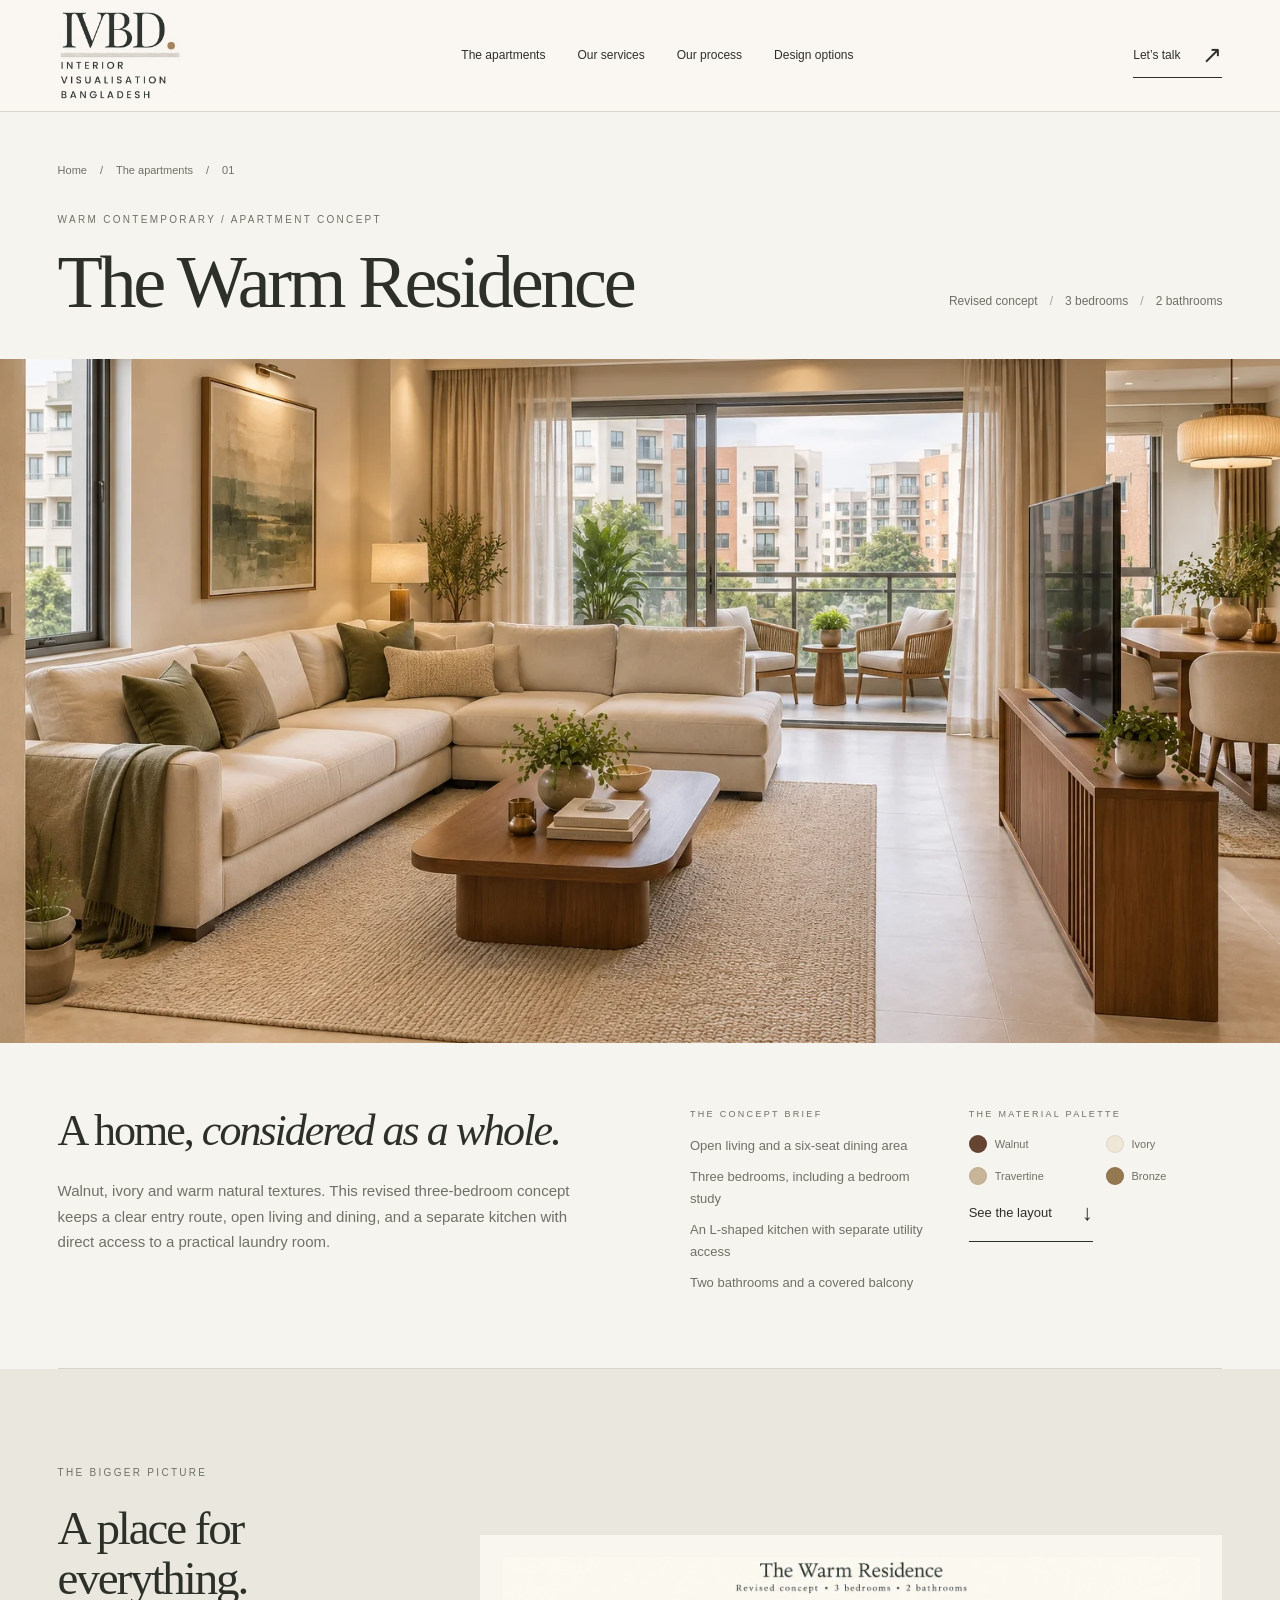
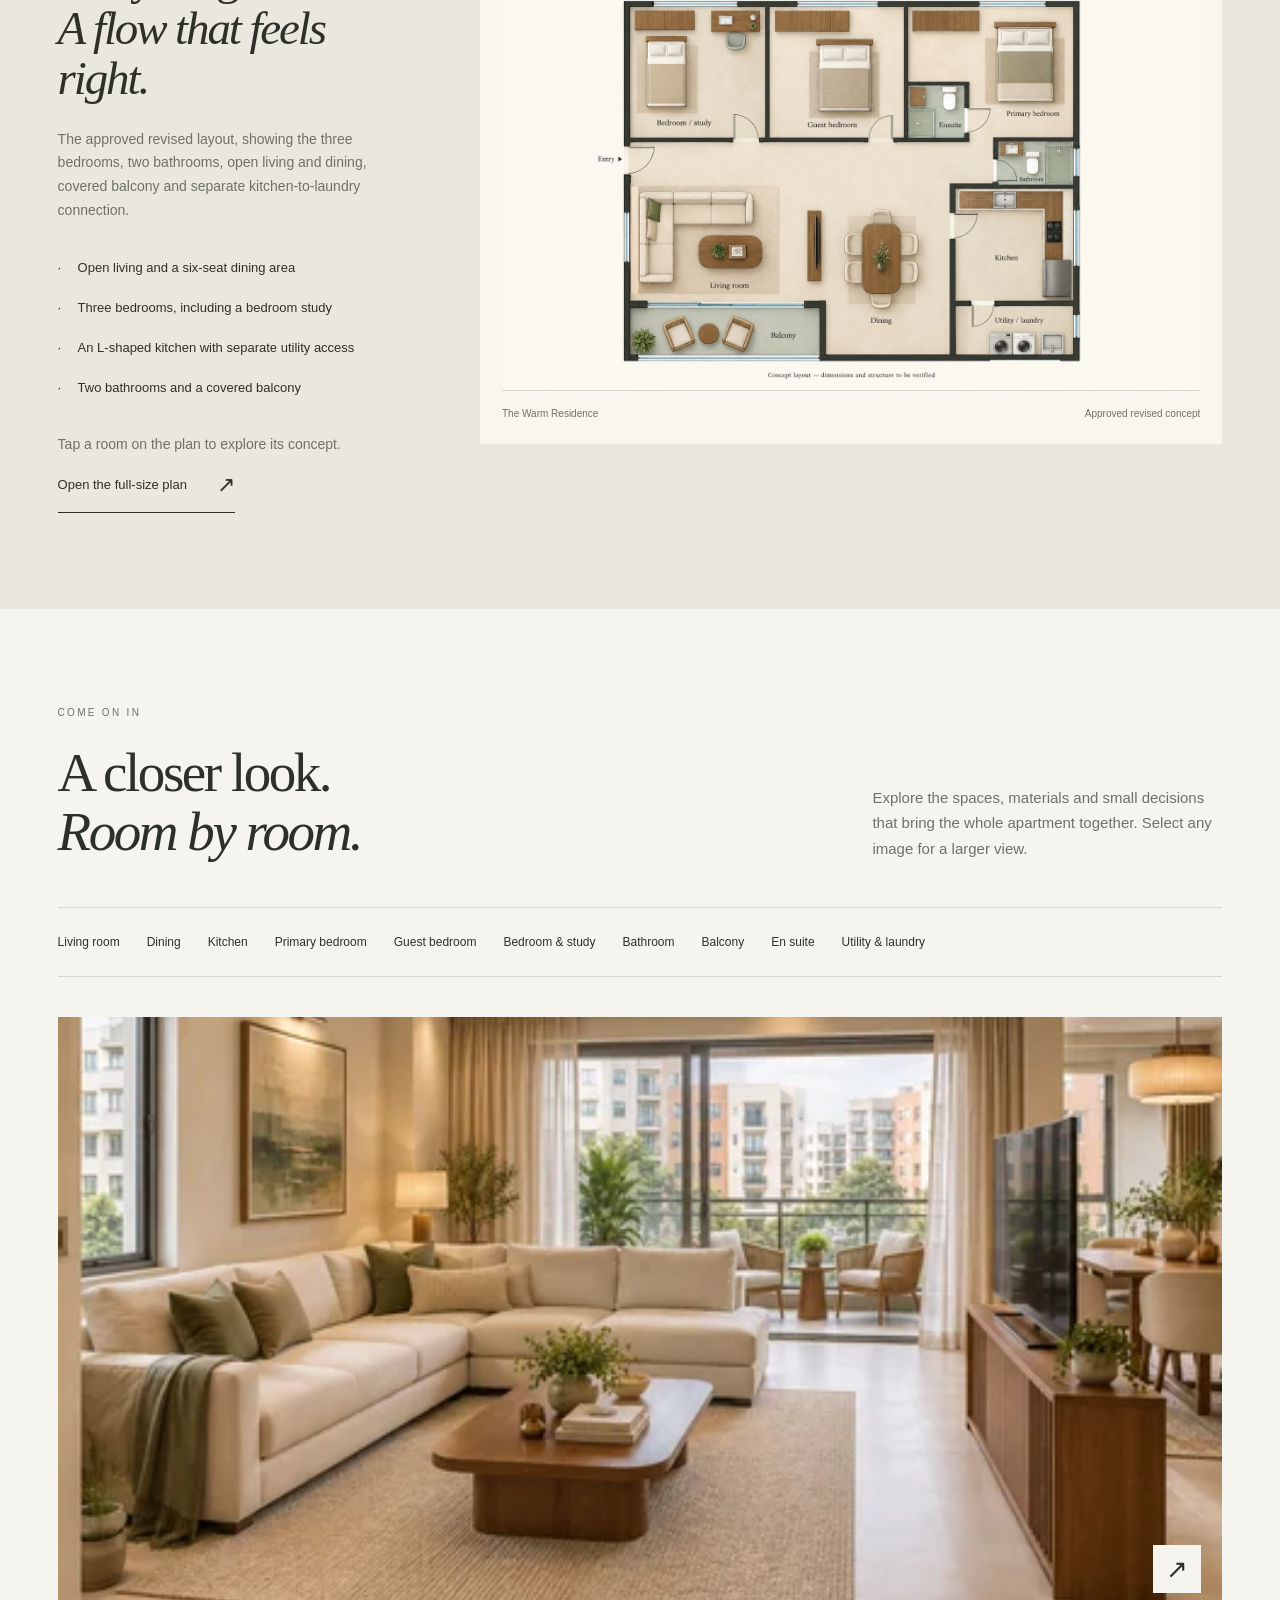
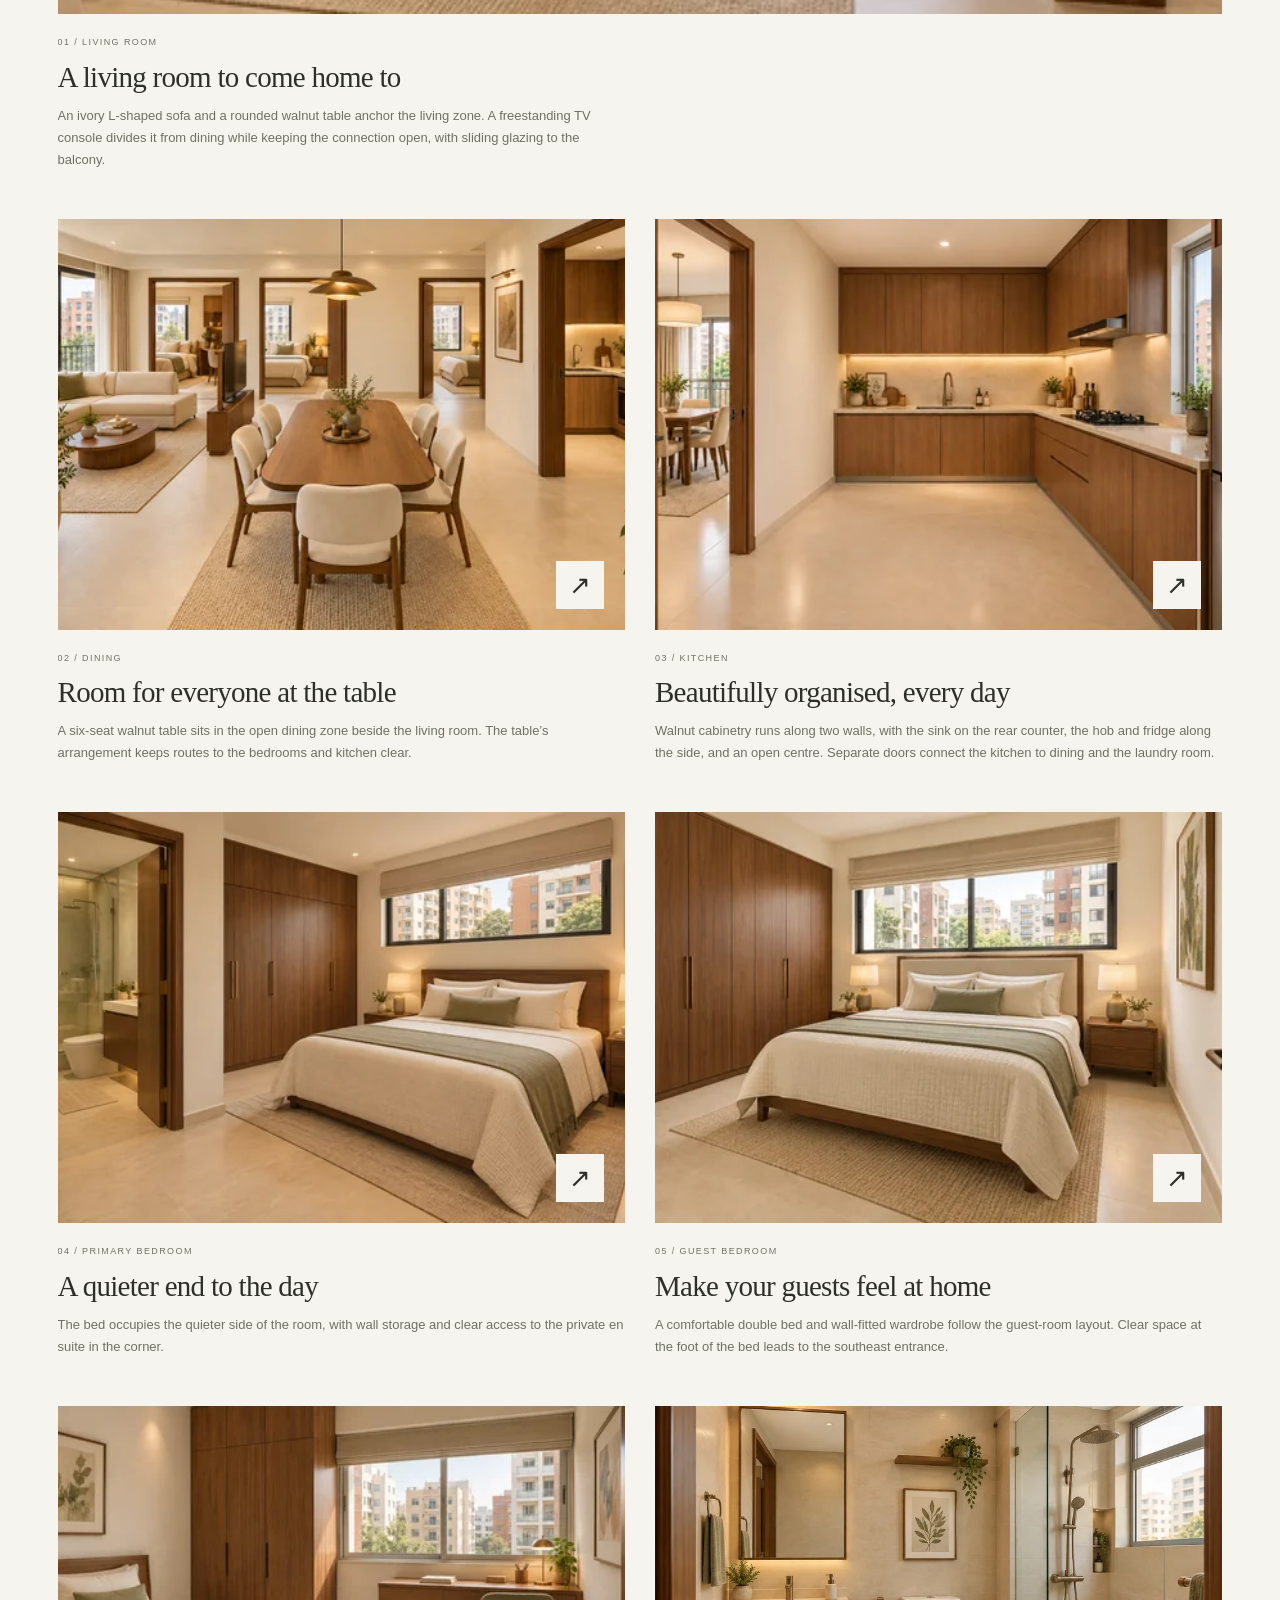
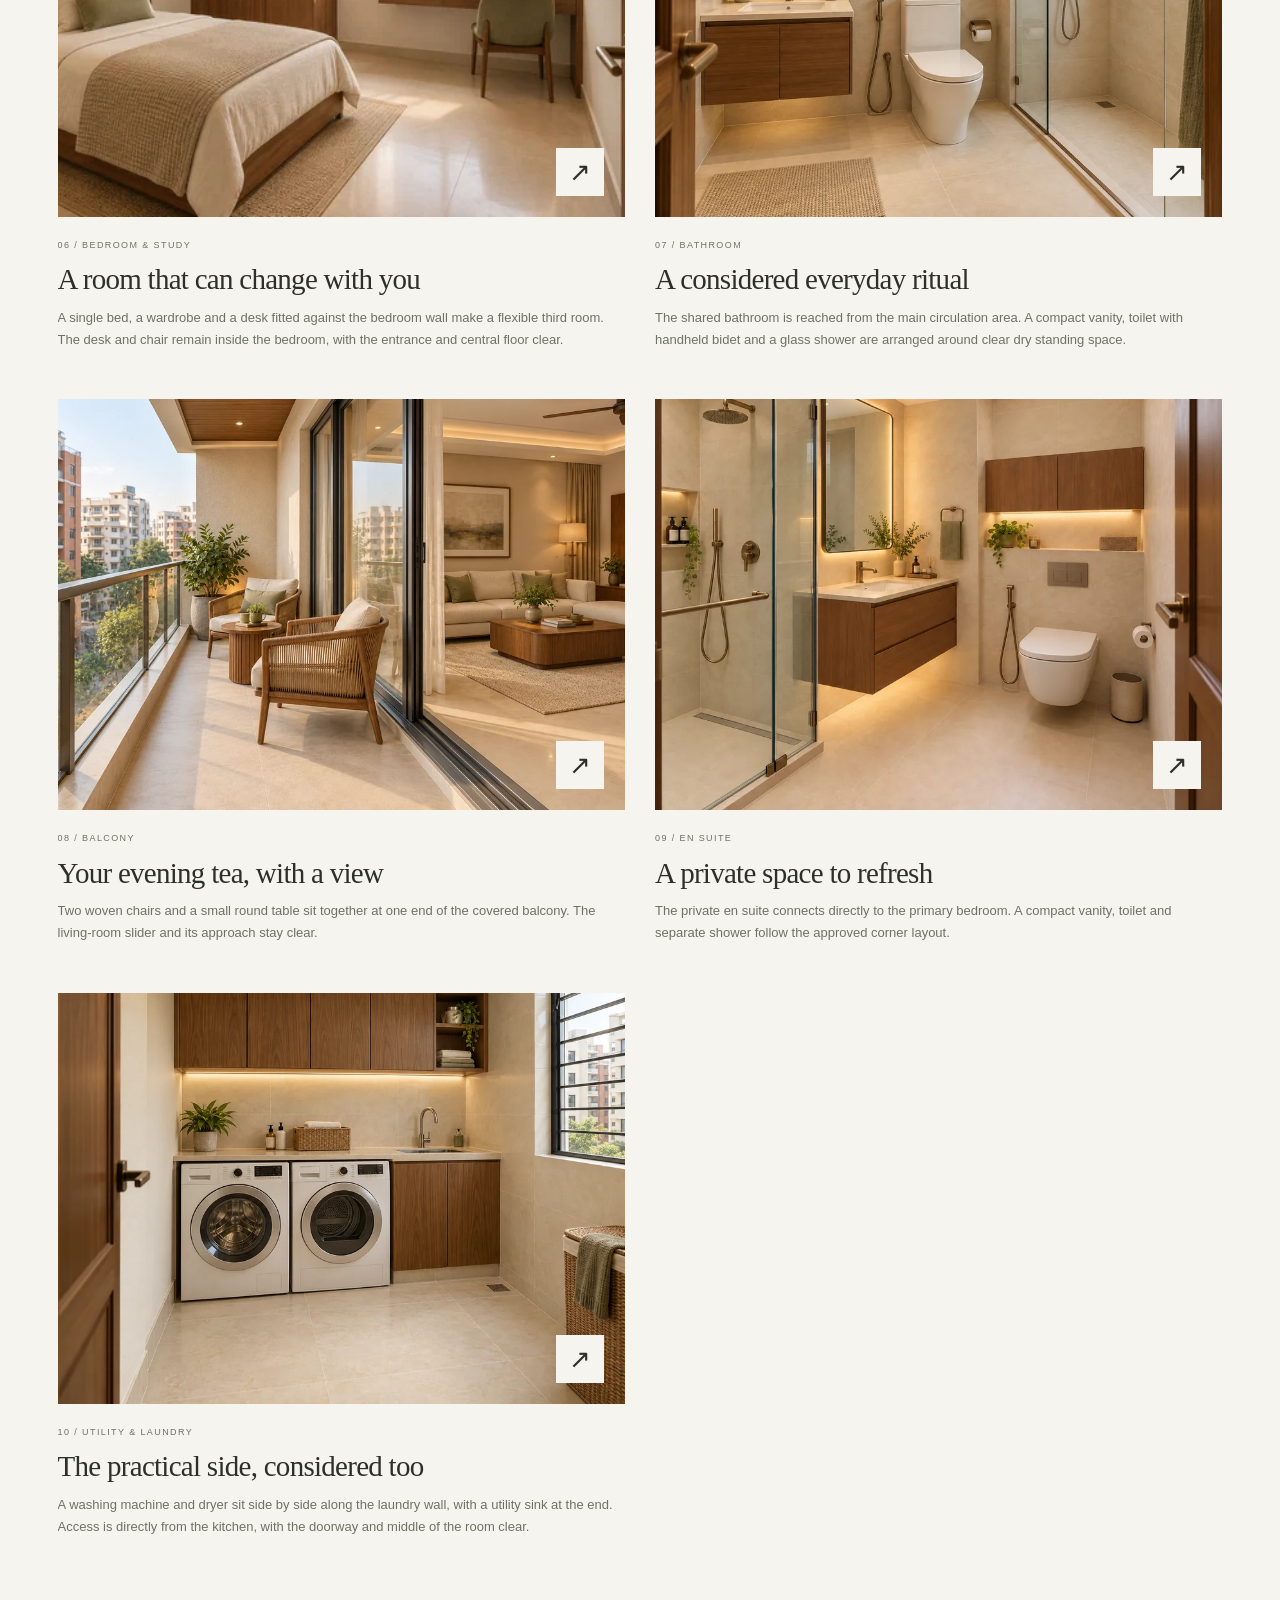
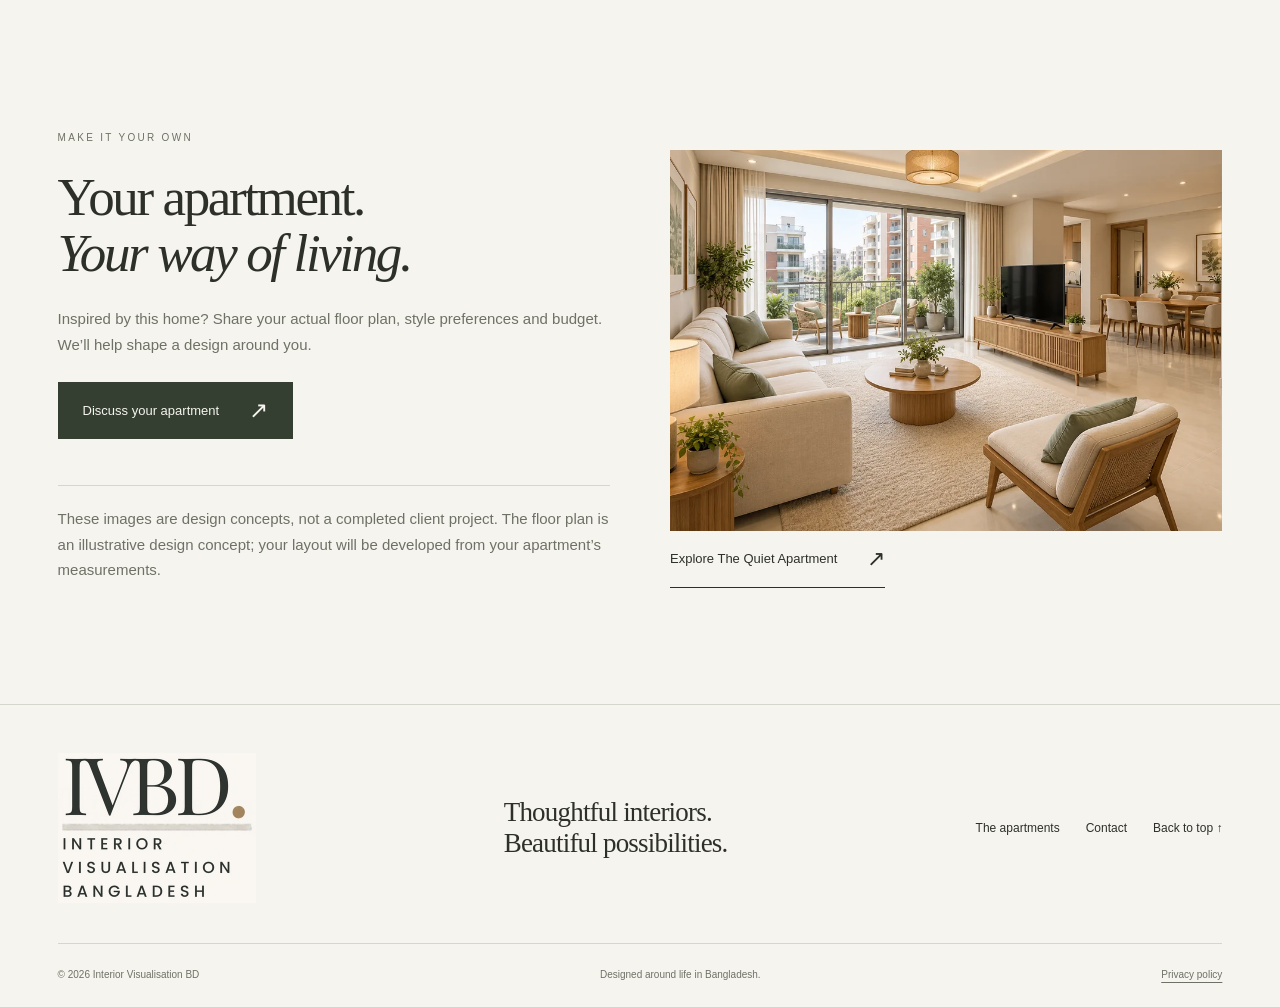
<file: warm-residence.html>
<!doctype html>
<html lang="en-BD">
<head>
  <meta charset="utf-8">
  <meta name="viewport" content="width=device-width, initial-scale=1">
  <title>The Warm Residence | IVBD Apartment Concept</title>
  <meta name="description" content="A revised three-bedroom concept with open living and six-seat dining, two bathrooms, a bedroom study, a covered balcony and a separate laundry room.">
  <meta name="theme-color" content="#f6f4ee">
  <meta property="og:type" content="website">
  <meta property="og:title" content="The Warm Residence | IVBD Apartment Concept">
  <meta property="og:description" content="A revised three-bedroom concept with open living and six-seat dining, two bathrooms, a bedroom study, a covered balcony and a separate laundry room.">
  <meta property="og:image" content="https://ivbd-interior-visualisation.usefulark.chatgpt.site/assets/warm-living-v3-1536.webp">
  <link rel="canonical" href="https://ivbd-interior-visualisation.usefulark.chatgpt.site/warm-residence.html">
  <link rel="icon" href="favicon.svg" type="image/svg+xml">
  <link rel="preload" as="image" href="assets/warm-living-v3-960.webp" imagesrcset="assets/warm-living-v3-480.webp 480w, assets/warm-living-v3-960.webp 960w, assets/warm-living-v3-1536.webp 1536w" imagesizes="100vw" fetchpriority="high">
  <link rel="stylesheet" href="styles.css?v=consultation-forest-6">
  <script src="site-content.js?v=bronze-studio-4" defer></script>
  <script src="app.js?v=bronze-studio-4" defer></script>
  <script src="interactions.js?v=bronze-studio-4" defer></script>
</head>
<body data-apartment="warm">
<a class="skip-link" href="#main">Skip to content</a>
<header class="header" id="top">
  <a class="brand" href="index.html#home" aria-label="Interior Visualisation BD home"><img class="brand-logo" src="[data-uri]" width="396" height="300" alt="IVBD — Interior Visualisation Bangladesh" decoding="async"></a>
  <nav class="desktop-nav" aria-label="Main navigation"><a href="index.html#apartments">The apartments</a><a href="index.html#services">Our services</a><a href="index.html#process">Our process</a><a href="index.html#pricing">Design options</a></nav>
  <a class="nav-cta" href="index.html#contact">Let’s talk <span aria-hidden="true">↗</span></a>
  <button class="menu-toggle" type="button" aria-label="Open menu" aria-controls="mobile-nav" aria-expanded="false"><span></span><span></span></button>
</header>
<nav class="mobile-nav" id="mobile-nav" aria-label="Mobile navigation" hidden><a href="index.html#apartments">The apartments</a><a href="index.html#services">Our services</a><a href="index.html#process">Our process</a><a href="index.html#pricing">Design options</a><a href="index.html#contact">Start your home’s story ↗</a></nav>
<main id="main">
  <section class="wrap project-masthead"><nav class="breadcrumb" aria-label="Breadcrumb"><a href="index.html">Home</a><span aria-hidden="true">/</span><a href="index.html#apartments">The apartments</a><span aria-hidden="true">/</span><span>01</span></nav><div class="project-title-row"><div><p class="eyebrow">WARM CONTEMPORARY / APARTMENT CONCEPT</p><h1>The Warm Residence</h1></div><div class="home-meta"><span>Revised concept</span><span>3 bedrooms</span><span>2 bathrooms</span></div></div></section>
  <div class="project-cover"><img class="" src="assets/warm-living-v3-960.webp" srcset="assets/warm-living-v3-480.webp 480w, assets/warm-living-v3-960.webp 960w, assets/warm-living-v3-1536.webp 1536w" sizes="100vw" width="1536" height="1024" alt="Concept living room following the approved revised Warm Residence plan" fetchpriority="high" decoding="async"></div>
  <section class="wrap project-intro"><div><h2>A home, <em>considered as a whole.</em></h2><p>Walnut, ivory and warm natural textures. This revised three-bedroom concept keeps a clear entry route, open living and dining, and a separate kitchen with direct access to a practical laundry room.</p></div><div class="project-spec"><div><p class="eyebrow">THE CONCEPT BRIEF</p><ul><li>Open living and a six-seat dining area</li><li>Three bedrooms, including a bedroom study</li><li>An L-shaped kitchen with separate utility access</li><li>Two bathrooms and a covered balcony</li></ul></div><div><p class="eyebrow">THE MATERIAL PALETTE</p><div class="palette"><span><i style="background:#654431"></i>Walnut</span><span><i style="background:#eee6d7"></i>Ivory</span><span><i style="background:#c8b598"></i>Travertine</span><span><i style="background:#947850"></i>Bronze</span></div><a href="#floor-plan" class="text-link">See the layout <span aria-hidden="true">↓</span></a></div></div></section>
  <section class="section floorplan-section" id="floor-plan" aria-labelledby="plan-title"><div class="wrap floorplan-layout"><div class="floorplan-copy"><p class="eyebrow">THE BIGGER PICTURE</p><h2 id="plan-title">A place for everything.<br><em>A flow that feels right.</em></h2><p>The approved revised layout, showing the three bedrooms, two bathrooms, open living and dining, covered balcony and separate kitchen-to-laundry connection.</p><ul><li>Open living and a six-seat dining area</li><li>Three bedrooms, including a bedroom study</li><li>An L-shaped kitchen with separate utility access</li><li>Two bathrooms and a covered balcony</li></ul><p>Tap a room on the plan to explore its concept.</p><a class="text-link" href="assets/warm-approved-plan.png" target="_blank" rel="noopener noreferrer">Open the full-size plan <span aria-hidden="true">↗</span></a></div><div class="floorplan-sheet"><svg xmlns="http://www.w3.org/2000/svg" class="approved-plan" viewBox="0 0 1592 988" role="img" aria-labelledby="plan-title-svg plan-desc-svg"><title id="plan-title-svg">The Warm Residence — approved revised plan</title><desc id="plan-desc-svg">The approved three-bedroom, two-bathroom concept layout. Select a room to view its interior concept.</desc><image href="assets/warm-approved-plan.webp" x="0" y="0" width="1592" height="988"/><a href="#room-living" aria-label="View Living room"><rect class="plan-room" x="297" y="525" width="435" height="252" fill="transparent"/></a><a href="#room-dining" aria-label="View Dining"><rect class="plan-room" x="744" y="530" width="270" height="370" fill="transparent"/></a><a href="#room-kitchen" aria-label="View Kitchen"><rect class="plan-room" x="1038" y="531" width="263" height="249" fill="transparent"/></a><a href="#room-primary" aria-label="View Primary bedroom"><rect class="plan-room" x="928" y="115" width="373" height="299" fill="transparent"/></a><a href="#room-guest" aria-label="View Guest bedroom"><rect class="plan-room" x="612" y="114" width="300" height="294" fill="transparent"/></a><a href="#room-study" aria-label="View Bedroom and study"><rect class="plan-room" x="295" y="115" width="298" height="293" fill="transparent"/></a><a href="#room-bathroom" aria-label="View Shared bathroom"><rect class="plan-room" x="1134" y="424" width="166" height="89" fill="transparent"/></a><a href="#room-balcony" aria-label="View Balcony"><rect class="plan-room" x="299" y="803" width="417" height="101" fill="transparent"/></a><a href="#room-ensuite" aria-label="View En suite"><rect class="plan-room" x="930" y="297" width="123" height="112" fill="transparent"/></a><a href="#room-utility" aria-label="View Utility and laundry"><rect class="plan-room" x="1039" y="798" width="263" height="108" fill="transparent"/></a></svg><div class="plan-footer"><span>The Warm Residence</span><span>Approved revised concept</span></div></div></div></section>
  <section class="section wrap" aria-labelledby="tour-title"><div class="section-heading"><div><p class="eyebrow">COME ON IN</p><h2 id="tour-title">A closer look.<br><em>Room by room.</em></h2></div><p>Explore the spaces, materials and small decisions that bring the whole apartment together. Select any image for a larger view.</p></div><nav class="room-jumps" aria-label="Jump to a room"><a href="#room-living">Living room</a><a href="#room-dining">Dining</a><a href="#room-kitchen">Kitchen</a><a href="#room-primary">Primary bedroom</a><a href="#room-guest">Guest bedroom</a><a href="#room-study">Bedroom & study</a><a href="#room-bathroom">Bathroom</a><a href="#room-balcony">Balcony</a><a href="#room-ensuite">En suite</a><a href="#room-utility">Utility & laundry</a></nav><div class="tour-grid"><article class="tour-card" id="room-living"><button class="tour-image" type="button" data-gallery data-full="assets/warm-living-v3-1536.webp" aria-label="Enlarge Living room"><img class="" src="assets/warm-living-v3-960.webp" srcset="assets/warm-living-v3-480.webp 480w, assets/warm-living-v3-960.webp 960w, assets/warm-living-v3-1536.webp 1536w" sizes="(max-width: 600px) calc(100vw - 44px), 90vw" width="1536" height="1024" alt="Concept living room following the approved revised Warm Residence plan" loading="lazy" decoding="async"><span class="picture-arrow" aria-hidden="true">↗</span></button><span class="room-label">01 / Living room</span><h3>A living room to come home to</h3><p>An ivory L-shaped sofa and a rounded walnut table anchor the living zone. A freestanding TV console divides it from dining while keeping the connection open, with sliding glazing to the balcony.</p></article>
<article class="tour-card" id="room-dining"><button class="tour-image" type="button" data-gallery data-full="assets/warm-dining-v3-1536.webp" aria-label="Enlarge Dining"><img class="" src="assets/warm-dining-v3-960.webp" srcset="assets/warm-dining-v3-480.webp 480w, assets/warm-dining-v3-960.webp 960w, assets/warm-dining-v3-1536.webp 1536w" sizes="(max-width: 600px) calc(100vw - 44px), 44vw" width="1536" height="1024" alt="Concept dining following the approved revised Warm Residence plan" loading="lazy" decoding="async"><span class="picture-arrow" aria-hidden="true">↗</span></button><span class="room-label">02 / Dining</span><h3>Room for everyone at the table</h3><p>A six-seat walnut table sits in the open dining zone beside the living room. The table’s arrangement keeps routes to the bedrooms and kitchen clear.</p></article>
<article class="tour-card" id="room-kitchen"><button class="tour-image" type="button" data-gallery data-full="assets/warm-kitchen-v3-1536.webp" aria-label="Enlarge Kitchen"><img class="" src="assets/warm-kitchen-v3-960.webp" srcset="assets/warm-kitchen-v3-480.webp 480w, assets/warm-kitchen-v3-960.webp 960w, assets/warm-kitchen-v3-1536.webp 1536w" sizes="(max-width: 600px) calc(100vw - 44px), 44vw" width="1536" height="1024" alt="Concept kitchen following the approved revised Warm Residence plan" loading="lazy" decoding="async"><span class="picture-arrow" aria-hidden="true">↗</span></button><span class="room-label">03 / Kitchen</span><h3>Beautifully organised, every day</h3><p>Walnut cabinetry runs along two walls, with the sink on the rear counter, the hob and fridge along the side, and an open centre. Separate doors connect the kitchen to dining and the laundry room.</p></article>
<article class="tour-card" id="room-primary"><button class="tour-image" type="button" data-gallery data-full="assets/warm-primary-v3-1536.webp" aria-label="Enlarge Primary bedroom"><img class="" src="assets/warm-primary-v3-960.webp" srcset="assets/warm-primary-v3-480.webp 480w, assets/warm-primary-v3-960.webp 960w, assets/warm-primary-v3-1536.webp 1536w" sizes="(max-width: 600px) calc(100vw - 44px), 44vw" width="1536" height="1024" alt="Concept primary bedroom following the approved revised Warm Residence plan" loading="lazy" decoding="async"><span class="picture-arrow" aria-hidden="true">↗</span></button><span class="room-label">04 / Primary bedroom</span><h3>A quieter end to the day</h3><p>The bed occupies the quieter side of the room, with wall storage and clear access to the private en suite in the corner.</p></article>
<article class="tour-card" id="room-guest"><button class="tour-image" type="button" data-gallery data-full="assets/warm-guest-v3-1536.webp" aria-label="Enlarge Guest bedroom"><img class="" src="assets/warm-guest-v3-960.webp" srcset="assets/warm-guest-v3-480.webp 480w, assets/warm-guest-v3-960.webp 960w, assets/warm-guest-v3-1536.webp 1536w" sizes="(max-width: 600px) calc(100vw - 44px), 44vw" width="1536" height="1024" alt="Concept guest bedroom following the approved revised Warm Residence plan" loading="lazy" decoding="async"><span class="picture-arrow" aria-hidden="true">↗</span></button><span class="room-label">05 / Guest bedroom</span><h3>Make your guests feel at home</h3><p>A comfortable double bed and wall-fitted wardrobe follow the guest-room layout. Clear space at the foot of the bed leads to the southeast entrance.</p></article>
<article class="tour-card" id="room-study"><button class="tour-image" type="button" data-gallery data-full="assets/warm-study-v3-1536.webp" aria-label="Enlarge Bedroom &amp; study"><img class="" src="assets/warm-study-v3-960.webp" srcset="assets/warm-study-v3-480.webp 480w, assets/warm-study-v3-960.webp 960w, assets/warm-study-v3-1536.webp 1536w" sizes="(max-width: 600px) calc(100vw - 44px), 44vw" width="1536" height="1024" alt="Concept bedroom &amp; study following the approved revised Warm Residence plan" loading="lazy" decoding="async"><span class="picture-arrow" aria-hidden="true">↗</span></button><span class="room-label">06 / Bedroom & study</span><h3>A room that can change with you</h3><p>A single bed, a wardrobe and a desk fitted against the bedroom wall make a flexible third room. The desk and chair remain inside the bedroom, with the entrance and central floor clear.</p></article>
<article class="tour-card" id="room-bathroom"><button class="tour-image" type="button" data-gallery data-full="assets/warm-bathroom-v3-1536.webp" aria-label="Enlarge Bathroom"><img class="" src="assets/warm-bathroom-v3-960.webp" srcset="assets/warm-bathroom-v3-480.webp 480w, assets/warm-bathroom-v3-960.webp 960w, assets/warm-bathroom-v3-1536.webp 1536w" sizes="(max-width: 600px) calc(100vw - 44px), 44vw" width="1536" height="1024" alt="Concept bathroom following the approved revised Warm Residence plan" loading="lazy" decoding="async"><span class="picture-arrow" aria-hidden="true">↗</span></button><span class="room-label">07 / Bathroom</span><h3>A considered everyday ritual</h3><p>The shared bathroom is reached from the main circulation area. A compact vanity, toilet with handheld bidet and a glass shower are arranged around clear dry standing space.</p></article>
<article class="tour-card" id="room-balcony"><button class="tour-image" type="button" data-gallery data-full="assets/warm-balcony-v3-1536.webp" aria-label="Enlarge Balcony"><img class="" src="assets/warm-balcony-v3-960.webp" srcset="assets/warm-balcony-v3-480.webp 480w, assets/warm-balcony-v3-960.webp 960w, assets/warm-balcony-v3-1536.webp 1536w" sizes="(max-width: 600px) calc(100vw - 44px), 44vw" width="1536" height="1024" alt="Concept balcony following the approved revised Warm Residence plan" loading="lazy" decoding="async"><span class="picture-arrow" aria-hidden="true">↗</span></button><span class="room-label">08 / Balcony</span><h3>Your evening tea, with a view</h3><p>Two woven chairs and a small round table sit together at one end of the covered balcony. The living-room slider and its approach stay clear.</p></article>
<article class="tour-card" id="room-ensuite"><button class="tour-image" type="button" data-gallery data-full="assets/warm-ensuite-v3-1536.webp" aria-label="Enlarge En suite"><img class="" src="assets/warm-ensuite-v3-960.webp" srcset="assets/warm-ensuite-v3-480.webp 480w, assets/warm-ensuite-v3-960.webp 960w, assets/warm-ensuite-v3-1536.webp 1536w" sizes="(max-width: 600px) calc(100vw - 44px), 44vw" width="1536" height="1024" alt="Concept en suite following the approved revised Warm Residence plan" loading="lazy" decoding="async"><span class="picture-arrow" aria-hidden="true">↗</span></button><span class="room-label">09 / En suite</span><h3>A private space to refresh</h3><p>The private en suite connects directly to the primary bedroom. A compact vanity, toilet and separate shower follow the approved corner layout.</p></article>
<article class="tour-card" id="room-utility"><button class="tour-image" type="button" data-gallery data-full="assets/warm-utility-v3-1536.webp" aria-label="Enlarge Utility &amp; laundry"><img class="" src="assets/warm-utility-v3-960.webp" srcset="assets/warm-utility-v3-480.webp 480w, assets/warm-utility-v3-960.webp 960w, assets/warm-utility-v3-1536.webp 1536w" sizes="(max-width: 600px) calc(100vw - 44px), 44vw" width="1536" height="1024" alt="Concept utility &amp; laundry following the approved revised Warm Residence plan" loading="lazy" decoding="async"><span class="picture-arrow" aria-hidden="true">↗</span></button><span class="room-label">10 / Utility & laundry</span><h3>The practical side, considered too</h3><p>A washing machine and dryer sit side by side along the laundry wall, with a utility sink at the end. Access is directly from the kitchen, with the doorway and middle of the room clear.</p></article>
</div></section>
  <section class="section wrap next-home"><div><p class="eyebrow">MAKE IT YOUR OWN</p><h2>Your apartment.<br><em>Your way of living.</em></h2><p>Inspired by this home? Share your actual floor plan, style preferences and budget. We’ll help shape a design around you.</p><a class="button button-dark" href="index.html#contact">Discuss your apartment <span aria-hidden="true">↗</span></a><p class="concept-note">These images are design concepts, not a completed client project. The floor plan is an illustrative design concept; your layout will be developed from your apartment’s measurements.</p></div><a href="quiet-apartment.html"><img class="" src="assets/quiet-living-v3-960.webp" srcset="assets/quiet-living-v3-480.webp 480w, assets/quiet-living-v3-960.webp 960w, assets/quiet-living-v3-1536.webp 1536w" sizes="(max-width: 600px) calc(100vw - 44px), 44vw" width="1536" height="1024" alt="Concept light oak and sage living room with an ivory sofa in an urban Bangladesh apartment" loading="lazy" decoding="async"><span class="text-link">Explore The Quiet Apartment <span aria-hidden="true">↗</span></span></a></section>
</main>
<footer class="footer"><div class="wrap">
  <div class="footer-top"><a class="brand footer-brand" href="index.html#home" aria-label="IVBD home"><img class="brand-logo" src="[data-uri]" width="396" height="300" alt="IVBD — Interior Visualisation Bangladesh" decoding="async"></a><p class="footer-tagline">Thoughtful interiors.<br>Beautiful possibilities.</p><nav class="footer-links" aria-label="Footer navigation"><a href="index.html#apartments">The apartments</a><a href="index.html#contact">Contact</a><a href="#top">Back to top ↑</a></nav></div>
  <div class="footer-bottom"><p>© <span id="year">2026</span> Interior Visualisation BD</p><p>Designed around life in Bangladesh.</p><a href="privacy.html">Privacy policy</a></div>
</div></footer>
<dialog class="lightbox" id="room-lightbox" aria-labelledby="lightbox-title"><button class="lightbox-close" type="button" aria-label="Close room preview">×</button><img class="lightbox-image" id="lightbox-image" alt="" width="1536" height="1024"><div class="lightbox-bottom"><div><h2 id="lightbox-title"></h2><p id="lightbox-caption" aria-live="polite" aria-atomic="true"></p><p class="swipe-hint">Swipe the photo to explore the next room.</p></div><div class="lightbox-controls"><button type="button" id="lightbox-prev" aria-label="Previous room">←</button><button type="button" id="lightbox-next" aria-label="Next room">→</button></div></div></dialog>
</body>
</html>
</file>
<file: styles.css>
/* IVBD — editable design system. No framework or external font downloads. */
:root {
  --paper: #f6f4ee;
  --ink: #2d3029;
  --muted: #6e7166;
  --olive: #343f32;
  --sand: #e8e3d8;
  --line: #d6d7cc;
  --gold: #9d8463;
  --serif: 'Iowan Old Style', 'Palatino Linotype', 'Book Antiqua', Georgia, serif;
  --gutter: clamp(22px, 4.5vw, 84px);
}
* { box-sizing: border-box; }
html { scroll-behavior: smooth; scroll-padding-top: 100px; }
body { margin: 0; background: var(--paper); color: var(--ink); font: 16px/1.7 Arial, Helvetica, sans-serif; -webkit-font-smoothing: antialiased; }
body.modal-open { overflow: hidden; }
img { display: block; width: 100%; height: auto; object-fit: cover; }
button, input, select, textarea { font: inherit; }
button, a { -webkit-tap-highlight-color: transparent; touch-action: manipulation; }
button { cursor: pointer; }
a { color: inherit; text-decoration: none; }
button { color: inherit; }
button, a { transition: color .2s, background-color .2s, border-color .2s; }
h1, h2, h3, p { margin: 0; }
h1, h2, h3 { font-family: var(--serif); font-weight: 400; }
h1, h2 { line-height: 1.06; letter-spacing: -.045em; }
h2 { font-size: clamp(38px, 4.3vw, 66px); }
h3 { line-height: 1.2; letter-spacing: -.025em; }
em { font-weight: 400; }
::selection { background: #d4c5aa; color: #253020; }
a:focus-visible, button:focus-visible, summary:focus-visible { outline: 2px solid #a57947; outline-offset: 5px; }
input:focus, textarea:focus, select:focus { outline: 2px solid #88947b; outline-offset: 3px; }
[hidden] { display: none !important; }
.wrap, .container { width: calc(100% - var(--gutter) * 2); max-width: 1440px; margin-inline: auto; }
.section { padding-block: clamp(68px, 7.5vw, 120px); }
.eyebrow { font-size: 10px; letter-spacing: 2.3px; text-transform: uppercase; line-height: 1.5; color: var(--muted); margin-bottom: 24px; }
.rule-label { display: flex; align-items: center; gap: 16px; }
.rule-label::before { content: ''; width: 38px; height: 1px; background: currentColor; }
.text-link { display: inline-flex; align-items: center; justify-content: space-between; gap: 30px; font-size: 13px; min-height: 46px; border-bottom: 1px solid currentColor; padding: 9px 0; }
.text-link span { font-size: 22px; }
.text-link:hover { color: #947553; }
.button { display: inline-flex; align-items: center; justify-content: space-between; gap: 30px; min-height: 57px; padding: 16px 24px; border: 1px solid transparent; font-size: 13px; line-height: 1.5; }
.button span:last-child { font-size: 23px; line-height: 1; }
.button-dark { background: var(--olive); color: var(--paper); }
.button-dark:hover { background: #4b5845; }
.button-light { background: var(--paper); color: var(--ink); }
.button-light:hover { background: #e5dfd3; }
.button-outline { border-color: var(--olive); color: var(--olive); background: transparent; }
.button-outline:hover { background: #e1ddcf; }
.skip-link { position: absolute; top: -100px; left: 18px; z-index: 100; padding: 14px 22px; background: var(--ink); color: white; }
.skip-link:focus { top: 10px; }
.sr-only { position: absolute; width: 1px; height: 1px; padding: 0; margin: -1px; overflow: hidden; clip: rect(0,0,0,0); white-space: nowrap; border: 0; }
/* Header */
.header { height: 94px; padding-inline: var(--gutter); display: flex; align-items: center; justify-content: space-between; gap: 28px; position: relative; z-index: 30; background: var(--paper); border-bottom: 1px solid var(--line); }
.brand { display: inline-flex; align-items: center; gap: 18px; flex-shrink: 0; }
.wordmark { font: 43px/.95 Georgia, serif; letter-spacing: -4px; }
.brand-dot { color: var(--gold); }
.brand-name { font-size: 8px; letter-spacing: 1.6px; line-height: 1.8; border-left: 1px solid var(--line); padding-left: 17px; }
.desktop-nav { display: flex; gap: 32px; font-size: 12px; }
.desktop-nav a { padding-block: 14px; }
.desktop-nav a:hover { color: var(--gold); }
.nav-cta { min-height: 44px; display: flex; align-items: center; gap: 22px; font-size: 12px; border-bottom: 1px solid var(--ink); }
.nav-cta span { font-size: 24px; }
.menu-toggle { display: none; border: 0; background: none; width: 44px; height: 44px; padding: 10px 7px; flex-shrink: 0; }
.menu-toggle span { display: block; height: 1px; margin: 6px 0; background: var(--ink); }
.mobile-nav { position: absolute; z-index: 29; top: 78px; padding: 18px var(--gutter) 28px; width: 100%; background: var(--paper); border-bottom: 1px solid var(--line); box-shadow: 0 20px 30px #0001; }
.mobile-nav a { display: block; padding-block: 12px; font-family: var(--serif); font-size: 27px; border-bottom: 1px solid var(--line); }
/* HERO: strong shading by the copy, fully transparent at 69% on desktop. */
.hero { position: relative; isolation: isolate; height: min(850px, calc(100svh - 94px)); min-height: 640px; color: white; display: flex; align-items: center; overflow: hidden; background: #766c5b; }
.hero-image, .hero-shade { position: absolute; inset: 0; width: 100%; height: 100%; }
.hero-image { z-index: -2; }
.hero-image img { height: 100%; object-position: center; }
.hero-shade { z-index: -1; pointer-events: none; background: linear-gradient(90deg, #000b 0%, #0009 26%, #0005 47%, #0000 69%); }
.hero-content { width: min(820px, 66%); margin-left: max(var(--gutter), calc((100vw - 1440px) / 2)); padding-block: 70px 100px; }
.hero .eyebrow { color: #f5f1e8; margin-bottom: 31px; }
.hero h1 { font-size: clamp(59px, 5.7vw, 90px); text-shadow: 0 2px 18px #0003; }
.hero h1 span { display: block; }
.hero-copy { max-width: 420px; font-size: 16px; line-height: 1.8; margin-top: 26px; text-shadow: 0 1px 10px #0007; }
.hero-actions { display: flex; align-items: center; gap: 34px; margin-top: 35px; }
.hero-actions .text-link { color: white; }
.hero-bottom { position: absolute; left: var(--gutter); right: var(--gutter); bottom: 28px; display: flex; justify-content: space-between; align-items: end; font-size: 10px; letter-spacing: 1.8px; text-transform: uppercase; }
.hero-caption { display: flex; gap: 16px; align-items: center; letter-spacing: .4px; text-transform: none; text-shadow: 0 2px 8px #000a; }
.hero-caption span { font-size: 24px; }
.intro-line { border-bottom: 1px solid var(--line); padding: 23px var(--gutter); display: flex; gap: 30px; align-items: center; justify-content: space-between; font-size: 10px; letter-spacing: 1.8px; text-transform: uppercase; }
.intro-line b { font-size: 16px; font-weight: 400; color: var(--gold); }
/* Apartment collections */
.section-heading { display: flex; align-items: end; justify-content: space-between; gap: 56px; margin-bottom: 46px; }
.section-heading > p { max-width: 350px; font-size: 15px; color: var(--muted); }
.apartments { padding-bottom: 90px; }
.homes-grid { display: grid; grid-template-columns: 1fr 1fr; gap: 34px; align-items: start; }
.home-card:nth-child(2) { margin-top: 92px; }
.home-picture { position: relative; overflow: hidden; aspect-ratio: 1.26; display: block; }
.home-picture img { height: 100%; transition: transform .6s ease; }
.home-card:hover .home-picture img { transform: scale(1.035); }
.picture-arrow { position: absolute; bottom: 21px; right: 21px; background: var(--paper); color: var(--ink); width: 48px; height: 48px; display: grid; place-items: center; font-size: 26px; }
.home-card-top { display: flex; align-items: center; justify-content: space-between; gap: 14px; margin: 24px 0 12px; }
.home-card-top .eyebrow { margin: 0; font-size: 9px; letter-spacing: 1.8px; }
.swatches { display: flex; gap: 6px; }
.swatch { width: 15px; height: 15px; border-radius: 50%; border: 1px solid #0001; }
.home-card h3 { font-size: clamp(30px, 3vw, 44px); margin-bottom: 12px; }
.home-meta { font-size: 12px; color: var(--muted); display: flex; gap: 12px; align-items: center; flex-wrap: wrap; }
.home-meta span + span::before { content: '/'; margin-right: 12px; color: #a2a495; }
.home-description { color: var(--muted); font-size: 14px; max-width: 470px; margin-block: 18px 13px; }
.concept-note { border-top: 1px solid var(--line); margin-top: 46px; padding-top: 20px; color: var(--muted); font-size: 12px; }
/* Interactive room feature */
.room-feature { background: #e9e6dc; padding-block: 72px; }
.room-feature-top { display: flex; align-items: end; justify-content: space-between; gap: 40px; margin-bottom: 36px; }
.room-feature-top h2 { font-size: clamp(38px, 4vw, 60px); }
.room-tabs { display: flex; gap: 25px; overflow-x: auto; scrollbar-width: thin; }
.room-tab { padding: 12px 0; background: transparent; border: 0; border-bottom: 1px solid transparent; color: var(--muted); font-size: 12px; white-space: nowrap; min-height: 44px; }
.room-tab[aria-selected='true'] { color: var(--ink); border-color: var(--ink); }
.room-feature-grid { display: grid; grid-template-columns: minmax(0, 1.8fr) minmax(260px, .8fr); }
.room-feature-photo { aspect-ratio: 1.5; background: #d4cdbd; overflow: hidden; }
.room-feature-photo img { height: 100%; }
.room-feature-copy { padding: 46px 0 30px 50px; display: flex; flex-direction: column; align-items: flex-start; justify-content: center; }
.room-feature-copy .eyebrow { font-size: 9px; }
.room-feature-copy h3 { font-size: 38px; margin-bottom: 21px; }
.room-feature-copy p:not(.eyebrow) { font-size: 14px; line-height: 1.8; color: var(--muted); }
.room-feature-copy .text-link { margin-top: 28px; }
/* Services and approach */
.services-layout { display: grid; grid-template-columns: .9fr 1.1fr; gap: 90px; align-items: start; }
.services-intro > p:not(.eyebrow) { color: var(--muted); margin-top: 25px; max-width: 380px; }
.plan-teaser { display: block; width: 100%; min-width: 0; margin-top: 38px; background: #edeadf; padding: 22px; border: 1px solid var(--line); position: relative; }
.plan-teaser img { width: 100%; height: auto; aspect-ratio: 1592 / 988; object-fit: contain; }
.plan-teaser > span { display: flex; justify-content: space-between; padding-top: 12px; font-size: 11px; color: var(--muted); }
.service-list details { border-top: 1px solid var(--line); }
.service-list details:last-of-type { border-bottom: 1px solid var(--line); }
.service-list summary { list-style: none; display: flex; align-items: center; gap: 24px; padding-block: 27px; cursor: pointer; }
.service-list summary::-webkit-details-marker { display: none; }
.service-number { font-size: 10px; color: var(--gold); }
.service-list h3 { font-size: 27px; }
.details-icon { margin-left: auto; font-size: 23px; font-weight: 300; }
.details-icon::after { content: '+'; }
.service-list details[open] .details-icon::after { content: '−'; }
.service-list details p { padding: 0 25px 28px 38px; font-size: 14px; color: var(--muted); }
.service-list .text-link { margin-top: 25px; }
.approach { background: var(--olive); color: var(--paper); }
.approach .eyebrow, .approach .section-heading > p { color: #d0d4c7; }
.process-grid { display: grid; grid-template-columns: repeat(4, 1fr); gap: 28px; margin-top: 66px; }
.process-grid article { border-top: 1px solid #ffffff45; padding-top: 24px; }
.step { font-size: 11px; letter-spacing: 2px; color: #d4c6ac; display: block; margin-bottom: 38px; }
.process-grid h3 { font-size: 29px; margin-bottom: 16px; }
.process-grid p { font-size: 13px; color: #d4d8ce; line-height: 1.85; max-width: 280px; }
/* Equally presented design services */
.pricing-grid { display: grid; grid-template-columns: 1fr 1fr; gap: 28px; }
.package { border: 1px solid #ced0c3; padding: 42px; background: #efeee6; display: flex; flex-direction: column; }
.package .eyebrow { font-size: 9px; letter-spacing: 1.8px; margin-bottom: 24px; }
.package h3 { font-size: 43px; margin-bottom: 21px; }
.package-desc { color: var(--muted); font-size: 14px; max-width: 440px; }
.package ul { list-style: none; padding: 28px 0; margin: 28px 0 15px; border-top: 1px solid #d2d4c9; flex: 1; }
.package li { font-size: 13px; padding: 8px 0; display: flex; gap: 13px; }
.package li::before { content: '✓'; color: #8d795b; }
.package .button { width: 100%; }
.package-note, .pricing-footnote { font-size: 12px; color: var(--muted); margin-top: 22px; }
/* Closing image */
.balcony-band { position: relative; isolation: isolate; height: 560px; display: flex; align-items: end; padding: 65px var(--gutter); color: white; background: #73634c; }
.balcony-band img { position: absolute; inset: 0; height: 100%; z-index: -2; object-position: center 57%; }
.balcony-band::before { content: ''; position: absolute; inset: 0; z-index: -1; background: linear-gradient(0deg, #000a, #0000 75%); }
.balcony-band .eyebrow { color: #f5ede0; }
.balcony-band h2 { font-size: clamp(40px, 4.8vw, 74px); text-shadow: 0 1px 15px #0003; }
/* Consultation */
.contact { background: #e9e5da; }
.contact-layout { display: grid; grid-template-columns: .8fr 1.2fr; gap: 100px; }
.contact-intro h2 { font-size: clamp(44px, 4.3vw, 65px); }
.contact-intro > p:not(.eyebrow) { color: var(--muted); max-width: 370px; margin-top: 25px; font-size: 15px; }
.contact-channels { display: flex; flex-direction: column; gap: 20px; margin-top: 38px; }
.contact-channel-block { display: flex; flex-direction: column; align-items: start; }
.contact-channel { font-size: 14px; display: inline-flex; align-items: center; gap: 28px; min-height: 44px; border-bottom: 1px solid #aaa58e; }
.channel-note { font-size: 11px; color: #77786b; margin-top: 7px; }
.contact-location { display: block; font-size: 9px; letter-spacing: 1.7px; margin-top: 50px; color: var(--muted); }
.consultation-form { display: flex; flex-direction: column; gap: 27px; }
.form-row { display: grid; grid-template-columns: 1fr 1fr; gap: 28px; }
.consultation-form label { font-size: 12px; position: relative; display: block; }
.consultation-form label > span:not(.optional) { color: var(--gold); }
.consultation-form input, .consultation-form select, .consultation-form textarea { display: block; width: 100%; border: 0; border-bottom: 1px solid #bbb9a8; border-radius: 0; background: transparent; padding: 13px 0; color: var(--ink); font-size: 16px; min-height: 50px; margin-top: 5px; }
.consultation-form input::placeholder, .consultation-form textarea::placeholder { color: #878678; opacity: 1; }
.consultation-form textarea { resize: vertical; min-height: 100px; }
.optional { float: right; color: var(--muted); font-size: 10px; }
.form-channel-actions { display: grid; grid-template-columns: 1fr 1fr; gap: 14px; margin-top: 5px; }
.form-channel-actions .button { width: 100%; padding-inline: 18px; font-size: 12px; text-align: left; }
[aria-disabled='true'] { opacity: .6; }
.form-fineprint { display: flex; justify-content: space-between; align-items: start; gap: 20px; }
.form-privacy, .form-policy { font-size: 11px; color: var(--muted); line-height: 1.8; }
.form-policy { margin-top: -14px; }
.form-policy a { text-decoration: underline; text-underline-offset: 3px; }
.save-brief { flex-shrink: 0; font-size: 11px; background: none; padding: 0 0 5px; border: 0; border-bottom: 1px solid #8b8d7b; }
.form-status { font-size: 13px; }
.form-status:empty { display: none; }
.brief-copy { display: block; min-height: 180px; background: #f7f5f0 !important; padding: 12px !important; border: 1px solid #aaa !important; }
.bot-trap { position: absolute; left: -9999px; }
/* Footer */
.footer { padding: 48px 0 24px; border-top: 1px solid var(--line); }
.footer-top { display: flex; align-items: center; justify-content: space-between; gap: 36px; padding-bottom: 40px; }
.footer-tagline { font-family: var(--serif); font-size: 27px; line-height: 1.15; letter-spacing: -.8px; }
.footer-links { display: flex; gap: 26px; font-size: 12px; }
.footer-links a { min-height: 44px; display: inline-flex; align-items: center; }
.footer-bottom { border-top: 1px solid var(--line); padding-top: 22px; display: flex; justify-content: space-between; gap: 24px; font-size: 10px; color: var(--muted); }
.footer-bottom a { text-decoration: underline; text-underline-offset: 4px; }
/* Apartment detail pages */
.project-masthead { padding-block: 49px 38px; }
.breadcrumb { font-size: 11px; color: var(--muted); margin-bottom: 32px; display: flex; gap: 13px; }
.project-title-row { display: flex; align-items: end; justify-content: space-between; gap: 36px; }
.project-title-row h1 { font-size: clamp(44px, 5.8vw, 84px); }
.project-title-row .eyebrow { margin-bottom: 16px; }
.project-title-row .home-meta { padding-bottom: 10px; }
.project-cover { height: min(72vw, 700px); max-height: 76svh; }
.project-cover img { height: 100%; }
.project-intro { display: grid; grid-template-columns: 1fr 1fr; gap: 100px; padding-block: 65px; border-bottom: 1px solid var(--line); }
.project-intro h2 { font-size: 44px; margin-bottom: 23px; }
.project-intro p { color: var(--muted); font-size: 15px; }
.project-spec { display: grid; grid-template-columns: 1fr 1fr; gap: 25px; align-content: start; }
.project-spec .eyebrow { font-size: 9px; margin-bottom: 13px; }
.project-spec ul { list-style: none; padding: 0; margin: 0; }
.project-spec li { font-size: 13px; color: var(--muted); margin-bottom: 9px; }
.palette { display: grid; grid-template-columns: 1fr 1fr; gap: 13px 20px; }
.palette span { display: flex; gap: 8px; align-items: center; color: var(--muted); font-size: 11px; }
.palette i { width: 18px; height: 18px; border-radius: 50%; border: 1px solid #0001; flex-shrink: 0; }
.room-jumps { display: flex; gap: 27px; overflow-x: auto; padding: 16px 0; border-top: 1px solid var(--line); border-bottom: 1px solid var(--line); margin: 28px 0 40px; scrollbar-width: thin; }
.room-jumps a { white-space: nowrap; font-size: 12px; min-height: 36px; display: inline-flex; align-items: center; }
.room-jumps a:hover { color: var(--gold); }
.tour-grid { display: grid; grid-template-columns: 1fr 1fr; gap: 48px 30px; }
.tour-card { scroll-margin-top: 35px; }
.tour-card:first-child { grid-column: 1 / -1; }
.tour-image { display: block; width: 100%; border: 0; padding: 0; position: relative; overflow: hidden; background: #ddd4c4; }
.tour-image img { aspect-ratio: 1.38; transition: transform .5s; }
.tour-card:first-child .tour-image img { aspect-ratio: 1.95; }
.tour-image:hover img { transform: scale(1.025); }
.tour-card h3 { font-size: 29px; margin-block: 19px 10px; }
.tour-card .room-label { font-size: 9px; letter-spacing: 1.4px; text-transform: uppercase; color: var(--muted); display: block; margin-top: 21px; }
.tour-card .room-label + h3 { margin-top: 9px; }
.tour-card p { color: var(--muted); font-size: 13px; max-width: 570px; }
.floorplan-section { background: #eae7de; }
.floorplan-layout { display: grid; grid-template-columns: .65fr 1.35fr; gap: 65px; align-items: center; }
.floorplan-copy h2 { font-size: 47px; }
.floorplan-copy > p:not(.eyebrow) { color: var(--muted); font-size: 14px; margin-top: 24px; }
.floorplan-copy ul { list-style: none; padding: 0; margin: 25px 0; }
.floorplan-copy li { font-size: 13px; padding: 9px 0 9px 20px; position: relative; }
.floorplan-copy li::before { content: '·'; position: absolute; left: 0; }
.floorplan-sheet { background: #f8f6ee; padding: 22px; }
.floorplan-sheet svg { width: 100%; height: auto; display: block; }
.floorplan-sheet .plan-room:hover { fill: #ddd9c5; }
.floorplan-sheet a:focus { outline: none; }
.floorplan-sheet a:focus .plan-room { stroke: #8c6d43; stroke-width: 3; }
.plan-footer { font-size: 10px; color: var(--muted); border-top: 1px solid var(--line); padding-top: 14px; display: flex; justify-content: space-between; gap: 20px; }
.next-home { display: grid; grid-template-columns: 1fr 1fr; gap: 60px; align-items: center; }
.next-home h2 { font-size: 53px; margin-bottom: 25px; }
.next-home p:not(.eyebrow) { color: var(--muted); margin-bottom: 25px; font-size: 15px; }
.next-home img { aspect-ratio: 1.45; }
/* Room lightbox */
.lightbox { border: 0; padding: 0; width: min(1180px, calc(100vw - 56px)); max-height: calc(100svh - 48px); overflow: auto; background: var(--paper); color: var(--ink); }
.lightbox::backdrop { background: #10170fe3; }
.lightbox-image { width: 100%; height: min(67svh, 720px); object-fit: contain; background: #1d241b; }
.lightbox-close { position: absolute; z-index: 2; right: 15px; top: 15px; width: 44px; height: 44px; border: 0; background: var(--paper); font-size: 28px; line-height: 1; }
.lightbox-bottom { display: flex; justify-content: space-between; align-items: center; gap: 28px; padding: 24px 30px; }
.lightbox-bottom h2 { font-size: 30px; }
.lightbox-bottom p { font-size: 11px; color: var(--muted); margin-top: 7px; }
.lightbox-controls { display: flex; gap: 9px; flex-shrink: 0; }
.lightbox-controls button { width: 44px; height: 44px; border: 1px solid var(--line); background: transparent; font-size: 23px; }
.lightbox-controls button:hover { background: var(--sand); }
/* Privacy page */
.policy-header { justify-content: space-between; }
.policy-back { min-height: 44px; display: inline-flex; align-items: center; gap: 20px; font-size: 13px; border-bottom: 1px solid var(--ink); }
.policy-main { max-width: 1100px; padding-block: 70px 90px; }
.policy-main > h1 { font-size: clamp(45px, 6vw, 75px); margin-bottom: 24px; }
.policy-intro { max-width: 700px; color: var(--muted); margin-bottom: 20px; }
.policy-date { font-size: 12px; color: var(--muted); margin-bottom: 45px; }
.policy-layout { display: grid; grid-template-columns: 220px 1fr; gap: 60px; align-items: start; }
.policy-nav { display: flex; flex-direction: column; position: sticky; top: 30px; border-top: 1px solid var(--line); padding-top: 15px; }
.policy-nav a { min-height: 44px; display: inline-flex; align-items: center; font-size: 12px; }
.policy-body { font-size: 15px; }
.policy-body h2 { font-size: 30px; margin-bottom: 20px; }
.policy-body section + section { margin-top: 35px; padding-top: 30px; border-top: 1px solid var(--line); }
.policy-body p + p { margin-top: 16px; }
.policy-body li + li { margin-top: 12px; }
.policy-body ul { padding-left: 22px; }
.policy-body a { text-decoration: underline; text-underline-offset: 3px; }
.policy-status { background: #e9e5d8; border-left: 2px solid var(--gold); padding: 20px; margin-block: 20px; }
.policy-contact-links { display: flex; flex-wrap: wrap; gap: 16px; }
.policy-contact-links a { min-height: 44px; display: inline-flex; align-items: center; }
/* Tablet */
@media (max-width: 1100px) {
  .header { height: 78px; gap: 18px; }
  .desktop-nav { gap: 20px; font-size: 11px; }
  .brand-name { display: none; }
  .hero { min-height: 610px; height: calc(92svh - 78px); }
  .hero-content { width: 72%; }
  .hero h1 { font-size: clamp(56px, 6.9vw, 78px); }
  .services-layout { gap: 50px; }
  .contact-layout { gap: 55px; }
  .room-feature-grid { grid-template-columns: 1.4fr 1fr; }
  .room-feature-copy { padding-left: 35px; }
  .room-feature-copy h3 { font-size: 32px; }
  .room-feature-top { display: block; }
  .room-tabs { margin-top: 23px; }
  .package { padding: 33px; }
  .form-channel-actions { grid-template-columns: 1fr; }
  .floorplan-layout { grid-template-columns: .7fr 1.3fr; gap: 35px; }
  .project-intro { gap: 50px; }
  .project-spec { grid-template-columns: 1fr; }
}
@media (max-width: 850px) {
  .desktop-nav { display: none; }
  .menu-toggle { display: block; }
  .header .brand { margin-right: auto; }
  .header .brand-name { display: block; }
  .hero-content { width: 83%; }
  .hero-shade { background: linear-gradient(90deg, #000b, #0008 42%, #0000 90%); }
  .services-layout, .contact-layout { grid-template-columns: 1fr; gap: 45px; }
  .services-intro { display: grid; grid-template-columns: 1fr 1fr; column-gap: 45px; }
  .services-intro .eyebrow { grid-column: 1 / -1; }
  .services-intro > p:not(.eyebrow) { margin-top: 0; }
  .plan-teaser { grid-column: 1 / -1; max-width: 500px; }
  .process-grid { grid-template-columns: 1fr 1fr; row-gap: 38px; }
  .contact-intro { max-width: 600px; }
  .contact-channels { flex-direction: row; flex-wrap: wrap; gap: 30px; }
  .contact-location { margin-top: 30px; }
  .form-channel-actions { grid-template-columns: 1fr 1fr; }
  .floorplan-layout { grid-template-columns: 1fr; }
  .floorplan-copy { max-width: 550px; }
  .project-title-row { align-items: start; flex-direction: column; gap: 24px; }
  .project-intro { grid-template-columns: 1fr; gap: 35px; }
  .project-spec { grid-template-columns: 1fr 1fr; }
  .footer-links { gap: 15px; }
}
/* Phone: typography, spacing and controls designed for small touch screens. */
@media (max-width: 600px) {
  :root { --gutter: 22px; }
  html { scroll-padding-top: 28px; }
  body { font-size: 15px; }
  h2 { font-size: 38px; }
  .section { padding-block: 62px; }
  .eyebrow { font-size: 9px; letter-spacing: 1.8px; margin-bottom: 20px; }
  .header { height: 70px; padding-inline: 20px; gap: 14px; }
  .wordmark { font-size: 35px; letter-spacing: -3px; }
  .header .brand-name { display: none; }
  .nav-cta { font-size: 11px; gap: 12px; }
  .nav-cta span { font-size: 22px; }
  .mobile-nav { top: 70px; }
  .mobile-nav a { font-size: 25px; }
  .hero { min-height: 590px; height: auto; align-items: start; }
  .hero-image img { object-position: 60% center; }
  .hero-content { width: calc(100% - 44px); margin: 0 22px; padding: 80px 0 93px; }
  .hero h1 { font-size: clamp(42px, 10.2vw, 58px); line-height: 1.04; letter-spacing: -.045em; }
  .hero h1 span { text-wrap: balance; }
  .hero .eyebrow { font-size: 8px; letter-spacing: 1.8px; gap: 12px; margin-bottom: 27px; }
  .rule-label::before { width: 24px; }
  .hero-copy { margin-top: 24px; font-size: 14px; line-height: 1.8; max-width: 345px; }
  .hero-shade { background: linear-gradient(90deg, #000a, #0006 57%, #0002), linear-gradient(0deg, #0005, #0000 50%); }
  .hero-actions { display: grid; gap: 8px; margin-top: 28px; }
  .hero-actions .button { min-height: 54px; font-size: 13px; }
  .hero-actions .text-link { justify-content: center; border: 0; min-height: 48px; font-size: 12px; }
  .hero-bottom { bottom: 24px; font-size: 8px; letter-spacing: 1px; }
  .hero-bottom > span { max-width: 130px; }
  .hero-caption { font-size: 9px; max-width: 150px; text-align: right; gap: 12px; }
  .intro-line { gap: 15px; padding: 19px 22px; font-size: 8px; letter-spacing: 1px; }
  .intro-line > span:last-child, .intro-line > b:last-of-type { display: none; }
  .section-heading { display: block; margin-bottom: 30px; }
  .section-heading > p { margin-top: 22px; font-size: 14px; max-width: 360px; }
  .homes-grid { grid-template-columns: 1fr; gap: 44px; }
  .home-card:nth-child(2) { margin-top: 0; }
  .home-picture { aspect-ratio: 1.15; }
  .home-card-top { margin-top: 20px; }
  .home-card-top .eyebrow { font-size: 8px; }
  .home-card h3 { font-size: 33px; }
  .home-meta { font-size: 11px; gap: 9px; }
  .home-meta span + span::before { margin-right: 9px; }
  .home-description { font-size: 14px; margin-block: 16px 8px; }
  .picture-arrow { width: 44px; height: 44px; bottom: 15px; right: 15px; }
  .concept-note { font-size: 11px; margin-top: 35px; }
  .room-feature { padding-block: 55px; }
  .room-feature-top { margin-bottom: 25px; }
  .room-feature-top h2 { font-size: 37px; }
  .room-tabs { gap: 26px; margin-top: 22px; }
  .room-tab { font-size: 12px; }
  .room-feature-grid { grid-template-columns: 1fr; }
  .room-feature-photo { aspect-ratio: 1.22; }
  .room-feature-copy { padding: 29px 0 0; }
  .room-feature-copy .eyebrow { margin-bottom: 14px; }
  .room-feature-copy h3 { font-size: 32px; max-width: 310px; margin-bottom: 16px; }
  .room-feature-copy .text-link { margin-top: 18px; }
  .services-intro { display: block; }
  .services-intro > p:not(.eyebrow) { margin-top: 23px; font-size: 14px; }
  .plan-teaser { padding: 13px; margin-top: 27px; }
  .plan-teaser > span { font-size: 10px; }
  .service-list summary { padding-block: 22px; gap: 15px; }
  .service-list h3 { font-size: 24px; }
  .service-list details p { padding-left: 30px; font-size: 14px; }
  .process-grid { grid-template-columns: 1fr; gap: 0; margin-top: 34px; }
  .process-grid article { display: grid; grid-template-columns: 32px 1fr; gap: 8px 15px; padding-block: 25px; }
  .step { grid-row: span 2; margin: 6px 0 0; font-size: 10px; }
  .process-grid h3 { font-size: 27px; margin: 0; }
  .process-grid p { font-size: 13px; max-width: none; }
  .pricing-grid { grid-template-columns: 1fr; gap: 20px; }
  .package { padding: 30px 25px; }
  .package h3 { font-size: 37px; }
  .package-desc { font-size: 14px; }
  .package ul { padding-block: 22px; margin-top: 22px; }
  .package li { font-size: 13px; }
  .pricing-footnote { font-size: 11px; }
  .balcony-band { height: 450px; padding: 38px 22px; }
  .balcony-band img { object-position: 57% center; }
  .balcony-band h2 { font-size: 39px; }
  .contact-intro h2 { font-size: 43px; }
  .contact-intro > p:not(.eyebrow) { font-size: 14px; }
  .contact-channels { flex-direction: column; gap: 20px; }
  .contact-location { font-size: 8px; line-height: 1.8; }
  .form-row { grid-template-columns: 1fr; gap: 24px; }
  .consultation-form { gap: 24px; }
  .consultation-form label { font-size: 12px; }
  .consultation-form input, .consultation-form select, .consultation-form textarea { font-size: 16px; }
  .form-channel-actions { grid-template-columns: 1fr; gap: 12px; }
  .form-channel-actions .button { min-height: 55px; font-size: 13px; }
  .form-fineprint { flex-wrap: wrap; gap: 10px; }
  .save-brief { min-height: 44px; padding-top: 8px; }
  .form-policy { font-size: 11px; }
  .footer { padding-top: 33px; }
  .footer-top { display: grid; grid-template-columns: 1fr 1fr; gap: 25px; padding-bottom: 25px; }
  .footer-brand .brand-name { display: none; }
  .footer-tagline { font-size: 23px; }
  .footer-links { grid-column: 1 / -1; justify-content: space-between; gap: 10px; font-size: 11px; }
  .footer-bottom { flex-wrap: wrap; gap: 14px; font-size: 9px; }
  .footer-bottom > p:nth-child(2) { display: none; }
  .project-masthead { padding-block: 28px; }
  .breadcrumb { font-size: 10px; margin-bottom: 27px; }
  .project-title-row h1 { font-size: 45px; }
  .project-title-row .home-meta { padding: 0; }
  .project-cover { height: 430px; max-height: none; }
  .project-cover img { object-position: 56% center; }
  .project-intro { padding-block: 42px; gap: 32px; }
  .project-intro h2 { font-size: 36px; }
  .project-intro p { font-size: 14px; }
  .project-spec { grid-template-columns: 1fr; gap: 24px; }
  .palette { grid-template-columns: repeat(4, 1fr); gap: 10px; }
  .palette span { flex-direction: column; align-items: start; gap: 7px; font-size: 10px; }
  .room-jumps { gap: 25px; margin-block: 25px 30px; }
  .room-jumps a { min-height: 44px; }
  .tour-grid { grid-template-columns: 1fr; gap: 33px; }
  .tour-card:first-child { grid-column: auto; }
  .tour-image img, .tour-card:first-child .tour-image img { aspect-ratio: 1.22; }
  .tour-card h3 { font-size: 28px; }
  .tour-card p { font-size: 14px; }
  .floorplan-copy h2 { font-size: 38px; }
  .floorplan-layout { gap: 25px; }
  .floorplan-sheet { padding: 8px; margin-inline: -9px; }
  .plan-footer { font-size: 9px; padding: 12px 8px; }
  .next-home { grid-template-columns: 1fr; gap: 27px; }
  .next-home h2 { font-size: 40px; }
  .next-home p:not(.eyebrow) { font-size: 14px; }
  .lightbox { width: calc(100vw - 20px); max-height: calc(100svh - 20px); }
  .lightbox-image { height: auto; min-height: 220px; max-height: 65svh; aspect-ratio: 1.15; }
  .lightbox-bottom { padding: 22px 19px; align-items: start; gap: 15px; }
  .lightbox-bottom h2 { font-size: 25px; }
  .lightbox-controls { gap: 5px; }
  .lightbox-close { right: 10px; top: 10px; }
  .policy-main { padding-block: 44px 60px; }
  .policy-intro { font-size: 15px; }
  .policy-layout { grid-template-columns: 1fr; gap: 30px; }
  .policy-nav { position: static; display: grid; grid-template-columns: 1fr 1fr; gap: 3px 15px; }
  .policy-body h2 { font-size: 28px; }
  .policy-back { font-size: 11px; gap: 8px; }
}
@media (max-width: 360px) {
  :root { --gutter: 18px; }
  .header { padding-inline: 17px; gap: 10px; }
  .hero-content { margin-inline: 18px; width: calc(100% - 36px); padding-top: 65px; }
  .hero h1 { font-size: 40px; }
  .hero .eyebrow { font-size: 7px; letter-spacing: 1.4px; }
  .home-meta { font-size: 10px; }
  .home-card h3 { font-size: 31px; }
}
@media (prefers-reduced-motion: reduce) {
  html { scroll-behavior: auto; }
  *, *::before, *::after { transition: none !important; animation: none !important; }
}

/* Room links over the approved plan never alter its underlying layout image. */
.floorplan-sheet .approved-plan .plan-room:hover{fill:rgba(105,124,88,.1);stroke:#7b8a69;stroke-width:2}
.floorplan-sheet .approved-plan a:focus .plan-room{fill:rgba(105,124,88,.08);stroke:#7b8a69;stroke-width:3}

/* User-supplied Canva logo. Artwork retained; outer blank margins trimmed only. */
.brand-logo { display: block; width: 124px; height: auto; }
.header { height: 112px; background: #faf6f1; }
.header .brand { gap: 0; }
.header .brand-logo { width: 124px; }
.mobile-nav { top: 112px; }
.footer-brand .brand-logo { width: 198px; }
@media (max-width: 1100px) and (min-width: 601px) {
  .header { height: 102px; }
  .header .brand-logo { width: 112px; }
  .mobile-nav { top: 102px; }
}
@media (max-width: 600px) {
  .header { height: 90px; }
  .header .brand-logo { width: 100px; }
  .mobile-nav { top: 90px; }
  .footer-brand .brand-logo { width: 180px; }
}

/* Warm, material-inspired light; no custom cursor or page-wide tracking layer. */
.glow-card { position: relative; isolation: isolate; overflow: hidden; }
.cursor-spot { display: none; position: absolute; left: 0; top: 0; width: 320px; height: 320px; border-radius: 50%; background: radial-gradient(circle, #c2a37322, #c2a3730d 42%, transparent 70%); opacity: 0; pointer-events: none; z-index: 2; transition: opacity .25s; }
.glow-card::after { content: ''; position: absolute; inset: 0; padding: 1px; border-radius: inherit; background: radial-gradient(280px circle at var(--glow-x, 50%) var(--glow-y, 50%), #c7a978, #9d846350 42%, transparent 72%); -webkit-mask: linear-gradient(#fff 0 0) content-box, linear-gradient(#fff 0 0); -webkit-mask-composite: xor; mask: linear-gradient(#fff 0 0) content-box, linear-gradient(#fff 0 0); mask-composite: exclude; opacity: 0; pointer-events: none; z-index: 3; transition: opacity .25s; }
.glow-card:focus-within::after { opacity: 1; }
@media (hover: hover) and (pointer: fine) and (prefers-reduced-motion: no-preference) {
  .cursor-spot { display: block; }
  .glow-card.is-lit::after, .glow-card.is-lit > .cursor-spot { opacity: 1; }
  .picture-arrow { transition: transform .25s, background-color .25s; }
  .home-picture:hover .picture-arrow, .tour-image:hover .picture-arrow { transform: translate(3px,-3px); background: #eadfc9; }
}
.button, .tour-image, .menu-toggle, .room-tab, .back-to-top { transition: transform .18s, background-color .2s, color .2s, border-color .2s; }
@media (prefers-reduced-motion: no-preference) {
  .button:active, .tour-image:active, .menu-toggle:active, .room-tab:active, .back-to-top:active { transform: scale(.985); }
}
@media (hover: none) {
  .button:active, .room-tab:active { box-shadow: inset 0 0 0 2px #b99a6b; }
  .home-card:hover .home-picture img { transform: none; }
}
.swipe-surface { touch-action: pan-y pinch-zoom; }
.swipe-hint { display: none; }
@media (pointer: coarse) { .swipe-hint { display: block; margin-top: 8px; color: var(--muted); font-size: 11px; letter-spacing: .3px; } }
.reading-progress { position: fixed; top: 0; left: 0; width: 100%; height: 2px; background: var(--gold); transform: scaleX(0); transform-origin: left; z-index: 60; pointer-events: none; }
.back-to-top { position: fixed; right: max(20px, env(safe-area-inset-right)); bottom: max(20px, env(safe-area-inset-bottom)); z-index: 25; width: 46px; height: 46px; display: grid; place-items: center; border: 1px solid #af9c7e; border-radius: 50%; background: var(--paper); color: var(--ink); box-shadow: 0 3px 16px #2d302918; font-size: 24px; }
.back-to-top:hover { background: #e9dfcd; }
body.modal-open .back-to-top { visibility: hidden; }
@media (prefers-reduced-motion: reduce) { .cursor-spot { display: none; } .glow-card::after { transition: none; } }

/* Decorative mouse glow never replaces the cursor or captures clicks. */
.cursor-aura { display: none; position: fixed; top: 0; left: 0; width: 180px; height: 180px; border-radius: 50%; background: radial-gradient(circle, #dfbc7e55 0%, #d7b16f33 16%, #c6a46b1c 35%, transparent 68%); opacity: 0; pointer-events: none; z-index: 55; transition: opacity .2s; }
@media (hover: hover) and (pointer: fine) and (prefers-reduced-motion: no-preference) {
  .cursor-aura { display: block; }
  .cursor-aura.is-visible { opacity: 1; }
}

/* BRONZE LINE — motion timing and the first-visit composition */
:root {
  --entry-length: 1400ms;
  --room-length: 420ms;
  --menu-length: 300ms;
  --section-length: 700ms;
  --camera-length: 1800ms;
  --loader-exit: 620ms;
  --studio-ease: cubic-bezier(.2,.72,.23,1);
}
.header .brand { position: relative; }
.hero .rule-label::before {
  width: clamp(32px, 4vw, 68px);
  background: linear-gradient(90deg, #d5b98b, #f7edd8);
  transform-origin: left;
}
.hero-caption {
  padding: 9px 13px;
  gap: 12px;
  background: #29271fdb;
  border: 1px solid #f0e4cf59;
  color: #fffaf1;
  text-shadow: none;
  text-align: left;
  max-width: none;
}
.hero-caption .plate-number {
  font: italic 24px/1 var(--serif);
  border-right: 1px solid #e4cfab85;
  color: #e7cfaa;
  padding-right: 11px;
}
.hero-caption .plate-copy { display: grid; gap: 3px; font: 16px/1.1 var(--serif); }
.plate-copy small { font: 8px/1.3 Arial,sans-serif; letter-spacing: 1.45px; text-transform: uppercase; }
.hero-caption .plate-arrow { font-size: 16px; }
@media (min-width: 851px) {
  .hero-shade { background: linear-gradient(90deg,#15140fd1 0%,#17140ea6 25%,#201d155c 45%,transparent 63%); }
}
@media (max-width: 600px) {
  .hero { min-height: 540px; }
  .hero-content { padding-top: clamp(52px,9svh,80px); padding-bottom: 106px; }
  .hero-caption { padding: 8px 10px; gap: 8px; }
  .hero-caption .plate-copy { font-size: 13px; }
  .hero-caption .plate-number { font-size: 20px; padding-right: 8px; }
}
@media (prefers-reduced-motion: no-preference) {
  .studio-entry .header .brand::after {
    content: ''; position: absolute; left: 91.3%; top: 39.5%;
    width: 6.3%; aspect-ratio: 1; border-radius: 50%;
    background: #b8976b; box-shadow: 0 0 8px #bf9a64;
    pointer-events: none; opacity: 0;
    animation: signature-dot calc(var(--entry-length) * .59) ease-out both;
  }
  .studio-entry .header .brand-logo { animation: signature-ink calc(var(--entry-length) * .65) var(--studio-ease) both; }
  .studio-entry .hero .rule-label::before { animation: drafting-rule calc(var(--entry-length) * .76) var(--studio-ease) both; }
  .studio-entry .hero-image img { animation: opening-photo var(--entry-length) var(--studio-ease) both; }
  .studio-entry #hero-title span { animation: opening-type calc(var(--entry-length) * .74) var(--studio-ease) both; }
  .studio-entry #hero-title span + span { animation-delay: calc(var(--entry-length) * .13); }
  .studio-entry .hero-copy { animation: opening-type calc(var(--entry-length) * .68) calc(var(--entry-length) * .21) var(--studio-ease) both; }
  .studio-entry .hero-actions { animation: opening-type 620ms 410ms var(--studio-ease) both; }
  .studio-entry .hero-bottom { animation: opening-type 620ms 490ms var(--studio-ease) both; }
  .menu-toggle span { transition: transform var(--menu-length) var(--studio-ease); }
  .plate-arrow { transition: transform .2s; }
  .hero-caption:hover .plate-arrow, .hero-caption:focus-visible .plate-arrow { transform: translate(2px,-2px); }
}
@keyframes signature-dot {
  0% { opacity: .5; transform: translate(-50%,-68%) scale(.55); }
  40% { opacity: 1; transform: translate(-50%,-50%) scale(1.25); }
  100% { opacity: 0; transform: translate(-50%,-50%) scale(1); }
}
@keyframes signature-ink { from { opacity: .2; transform: translateY(3px); } }
@keyframes drafting-rule { 0%, 10% { transform: scaleX(.08); } 100% { transform: scaleX(1); } }
@keyframes opening-type { from { opacity: .24; transform: translateY(.26em); } }
@keyframes opening-photo { from { transform: scale(1.045); } }
.menu-toggle[aria-expanded="true"] span:first-child { transform: translateY(3.5px) rotate(45deg); }
.menu-toggle[aria-expanded="true"] span:last-child { transform: translateY(-3.5px) rotate(-45deg); }
.mobile-nav a:focus-visible { outline-offset: -3px; }
.hero :focus-visible { outline: 2px solid white; box-shadow: 0 0 0 5px #282820; }
@media (max-width: 850px) and (scripting: none) {
  .menu-toggle { display: none; }
  .mobile-nav[hidden] { display: flex !important; position: static; flex-wrap: wrap; gap: 4px 18px; }
  .mobile-nav a { font: 14px/1.5 Arial,sans-serif; padding: 8px 0; }
}

/* First-visit signature. The home page starts loading behind this layer. */
.site-loader { display: none; }

@media (prefers-reduced-motion: no-preference) {
  .studio-loading .site-loader {
    display: grid;
    place-items: center;
    position: fixed;
    inset: 0;
    z-index: 90;
    padding: 28px;
    background: #faf6f1;
    pointer-events: none;
    animation: loader-failsafe 1600ms step-end forwards;
  }
  .loader-signature { width: min(240px, 65vw); text-align: center; }
  .loader-mark { position: relative; }
  .loader-mark img {
    width: 100%;
    height: auto;
    animation: loader-logo 460ms var(--studio-ease) both;
  }
  .loader-mark::after {
    content: '';
    position: absolute;
    left: 91.3%;
    top: 39.5%;
    width: 6.3%;
    aspect-ratio: 1;
    border-radius: 50%;
    background: #b8976b;
    box-shadow: 0 0 16px #b8976b88;
    animation: loader-dot 740ms 90ms var(--studio-ease) both;
  }
  .loader-line {
    display: block;
    position: relative;
    height: 1px;
    overflow: hidden;
    margin: 30px 0 16px;
    background: var(--line);
    animation: drafting-rule 560ms 70ms var(--studio-ease) both;
  }
  .loader-line::after {
    content: '';
    position: absolute;
    inset: 0;
    background: linear-gradient(90deg, transparent, #b8976b, transparent);
    animation: loader-light 880ms 90ms ease-in-out both;
  }
  .loader-signature p {
    font-size: 10px;
    letter-spacing: 1.2px;
    color: var(--muted);
    animation: opening-type 440ms 170ms var(--studio-ease) both;
  }
  .studio-loading .site-loader.is-leaving {
    animation: loader-away var(--loader-exit) var(--studio-ease) forwards;
  }
}

@keyframes loader-logo {
  from { opacity: .2; transform: translateY(7px); }
}
@keyframes loader-dot {
  0% { opacity: 0; transform: translate(-50%, -50%) scale(.7); }
  46% { opacity: 1; transform: translate(-50%, -50%) scale(1.18); }
  100% { opacity: 0; transform: translate(-50%, -50%) scale(1.45); }
}
@keyframes loader-light {
  from { transform: translateX(-100%); }
  to { transform: translateX(100%); }
}
@keyframes loader-away {
  0%, 25% { opacity: 1; }
  100% { opacity: 0; visibility: hidden; }
}
@keyframes loader-failsafe {
  to { opacity: 0; visibility: hidden; }
}

/* Take visitors straight to the enquiry form, even from high up the page. */
html:has(#contact:target) { scroll-behavior: auto; }

/* Shared treatment for the main consultation links. */
.hero-actions .button,
.mobile-consult {
  background: #254637;
  color: #faf6ed;
  border: 1px solid #96a895;
  font-weight: 700;
}
.hero-actions .button {
  font-size: 16px;
  min-height: 64px;
  padding-inline: 28px;
  box-shadow: 0 8px 28px #0005;
}
.hero-actions .button:focus-visible,
.mobile-consult:focus-visible {
  outline: 3px solid #fffaf0;
  outline-offset: 3px;
  box-shadow: 0 0 0 6px #222820;
}
.mobile-consult { display: none; }

/* Camera motion owns image transforms inside the room tours. */
.tour-image:hover img { transform: none; }

@media (hover: hover) and (pointer: fine) {
  .hero-actions .button:hover { background: #315541; }
}
@media (hover: hover) and (pointer: fine) and (prefers-reduced-motion: no-preference) {
  .hero-actions .button span { transition: transform 240ms var(--studio-ease); }
  .hero-actions .button:hover span { transform: translate(3px, -3px); }
  .home-card .home-picture, .tour-image { transition: transform 260ms var(--studio-ease); }
  .home-card .home-picture:hover, .tour-image:hover { transform: translateY(-3px); }
}
@media (prefers-reduced-motion: no-preference) {
  .mobile-consult { transition: transform 160ms var(--studio-ease); }
  .mobile-consult:active { transform: scale(.98); }
}
@media (max-width: 600px) {
  :root { --camera-length: 1400ms; }
  .hero-actions .button { min-height: 62px; width: 100%; justify-content: space-between; }
  .mobile-consult {
    display: flex;
    position: fixed;
    z-index: 24;
    bottom: calc(12px + env(safe-area-inset-bottom));
    left: 16px;
    right: 16px;
    align-items: center;
    justify-content: space-between;
    min-height: 56px;
    padding: 12px 20px;
    box-shadow: 0 5px 22px #0003;
    font-size: 15px;
  }
  .mobile-consult[hidden],
  body:has(.menu-toggle[aria-expanded="true"]) .mobile-consult { display: none; }
  body:has(.mobile-consult:not([hidden])) .back-to-top {
    bottom: calc(80px + env(safe-area-inset-bottom));
  }
  body:has(.mobile-consult) { padding-bottom: calc(80px + env(safe-area-inset-bottom)); }
}
</file>
